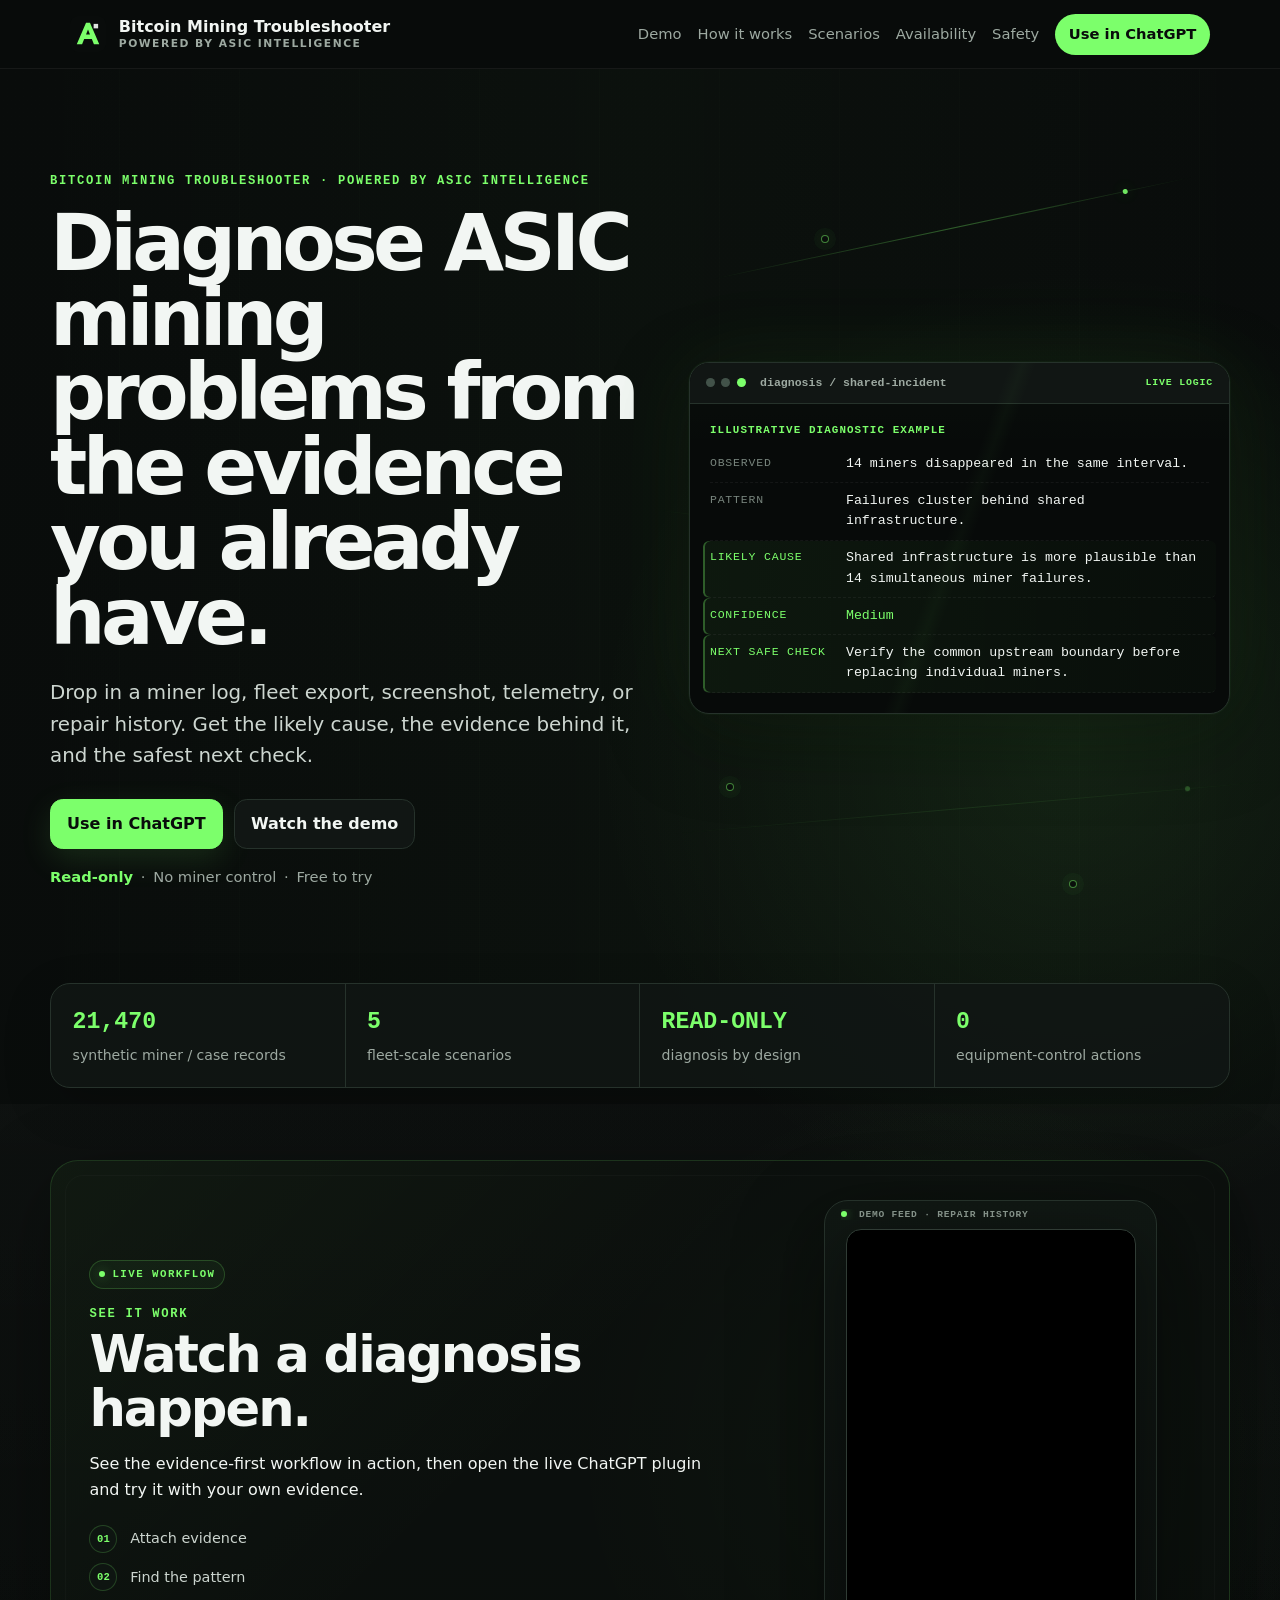
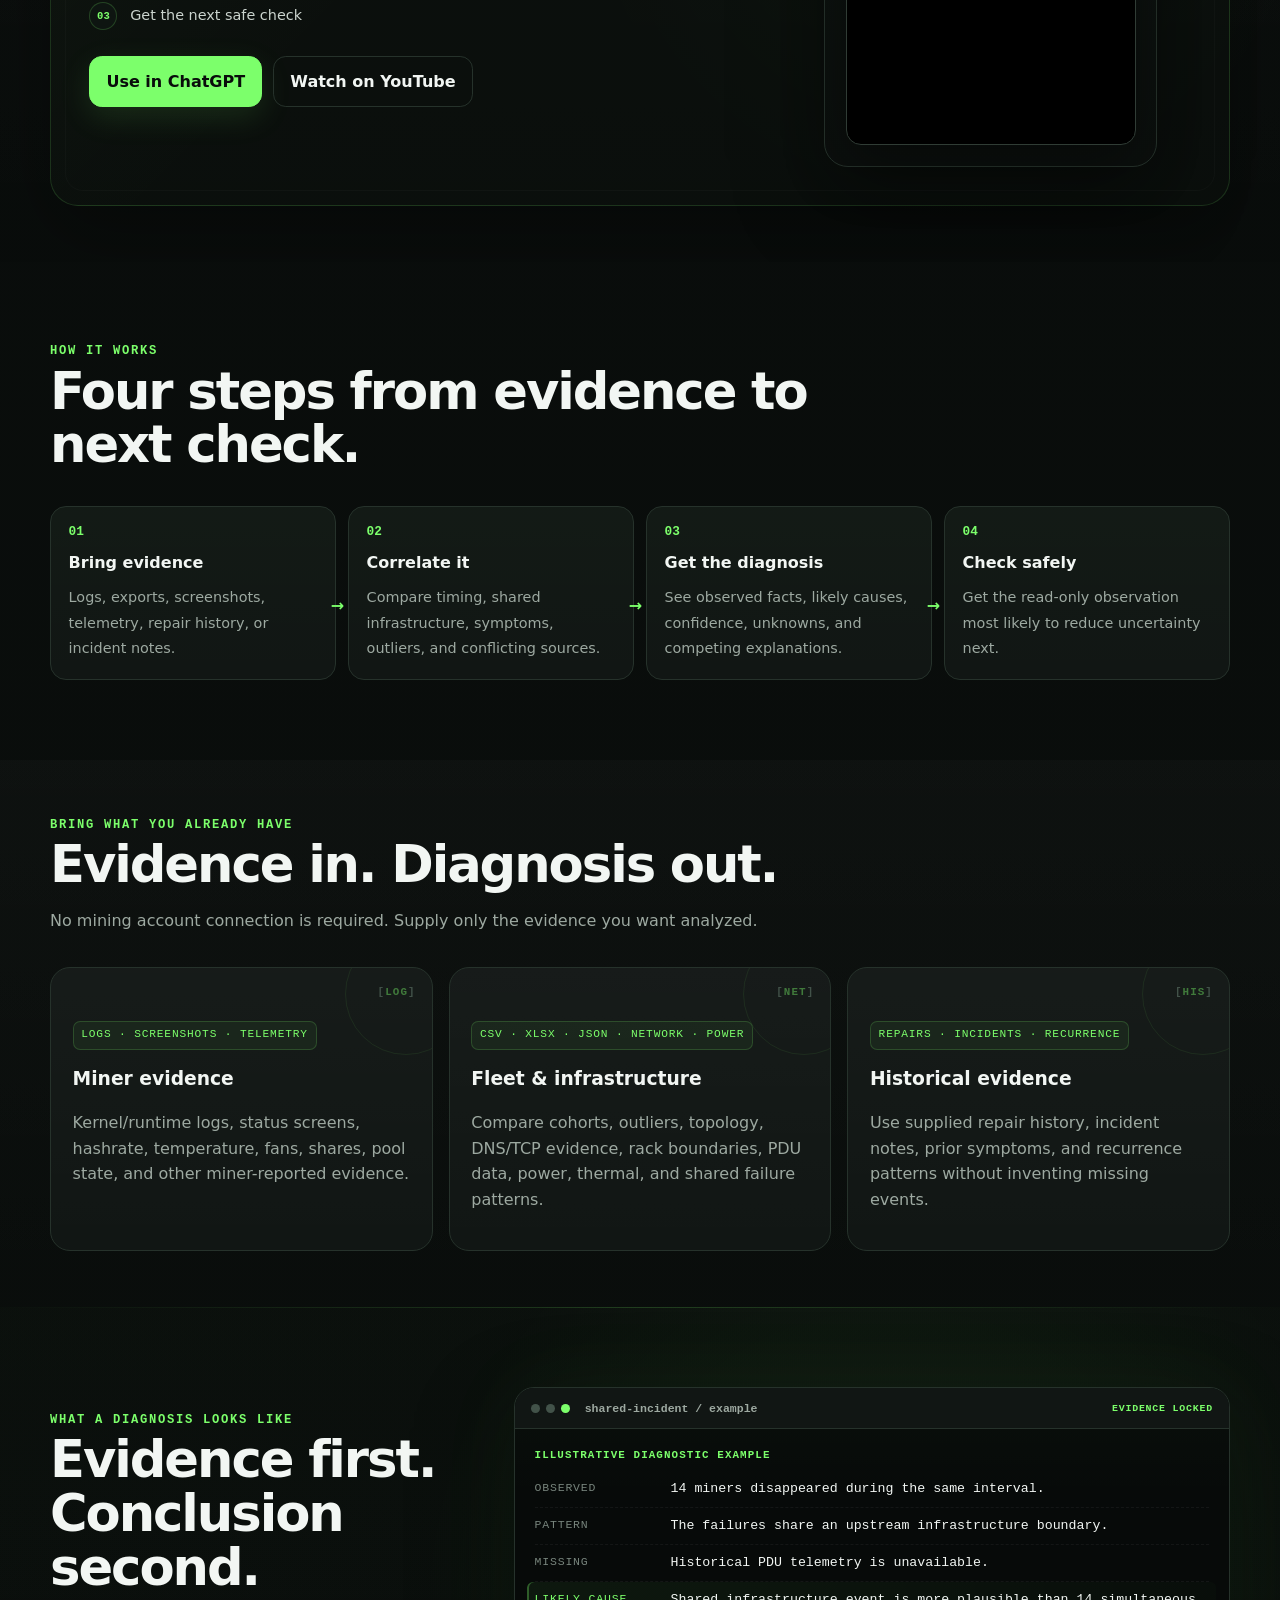
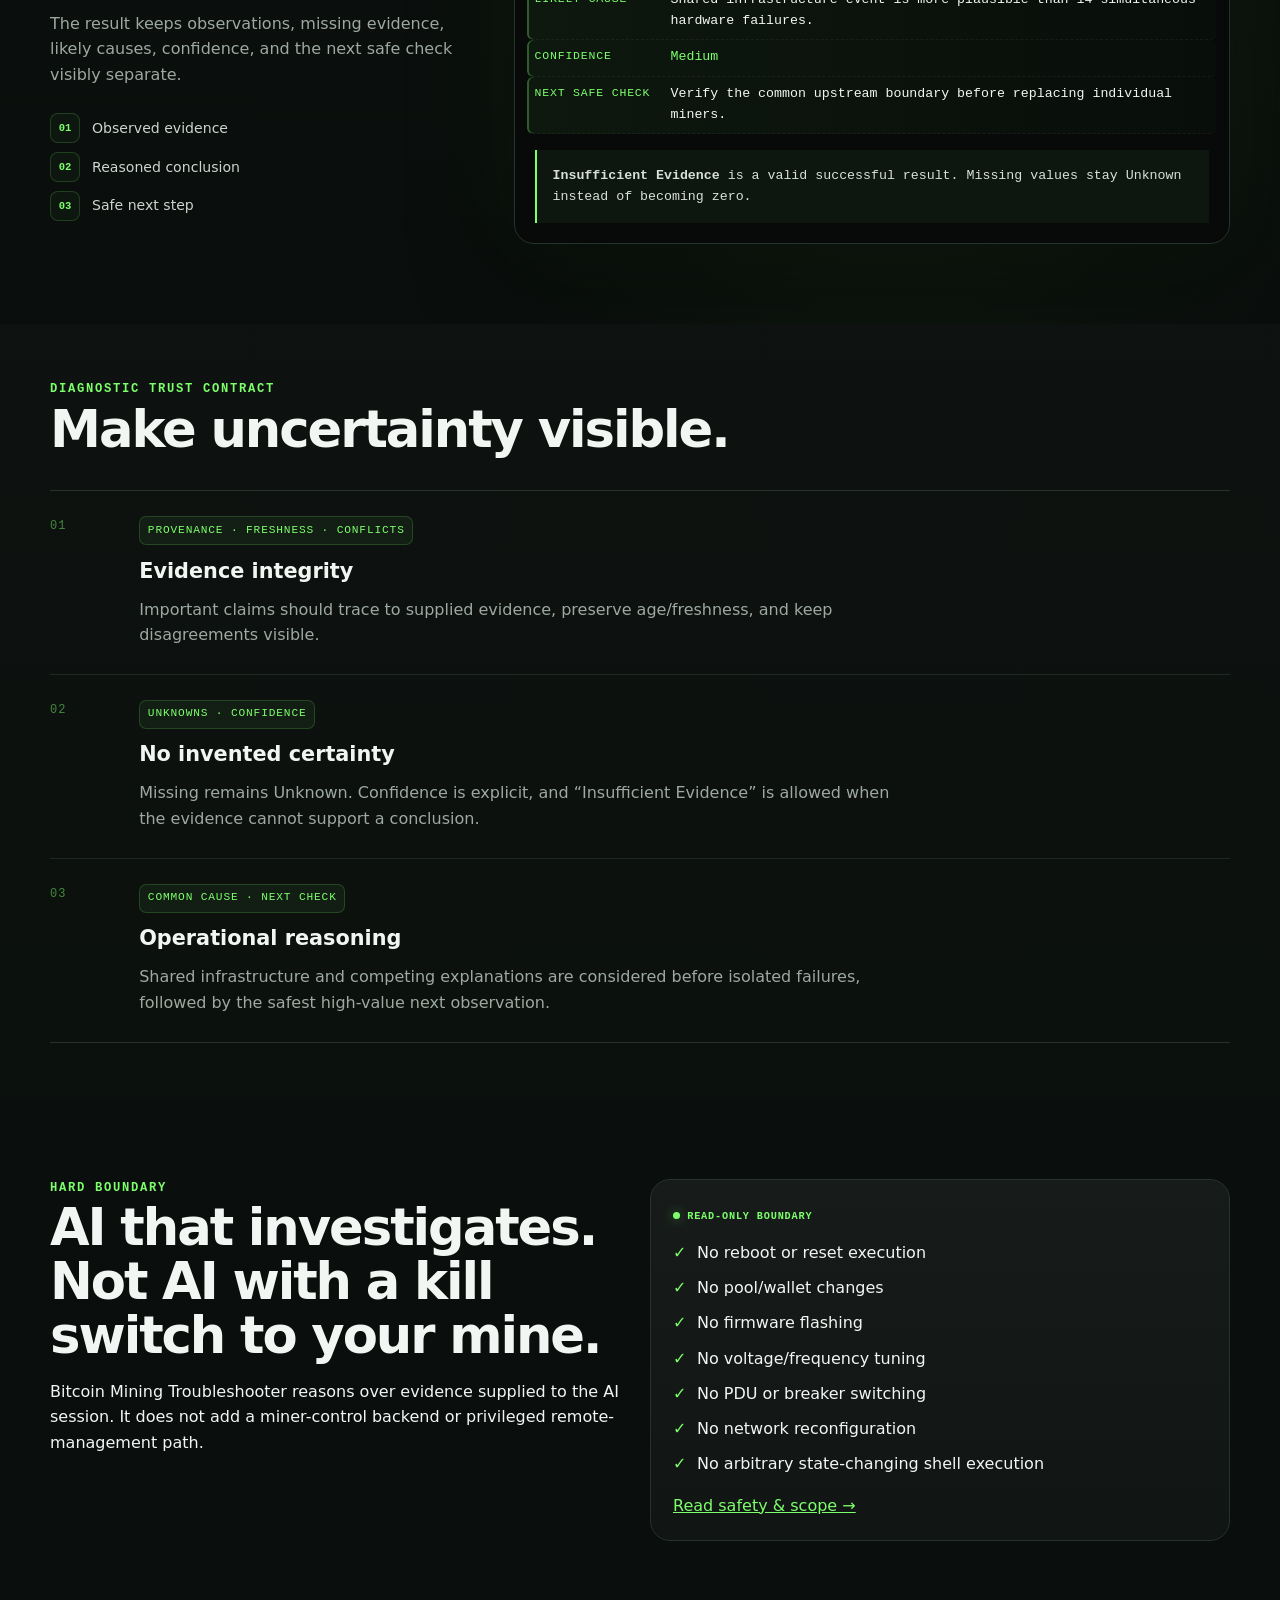
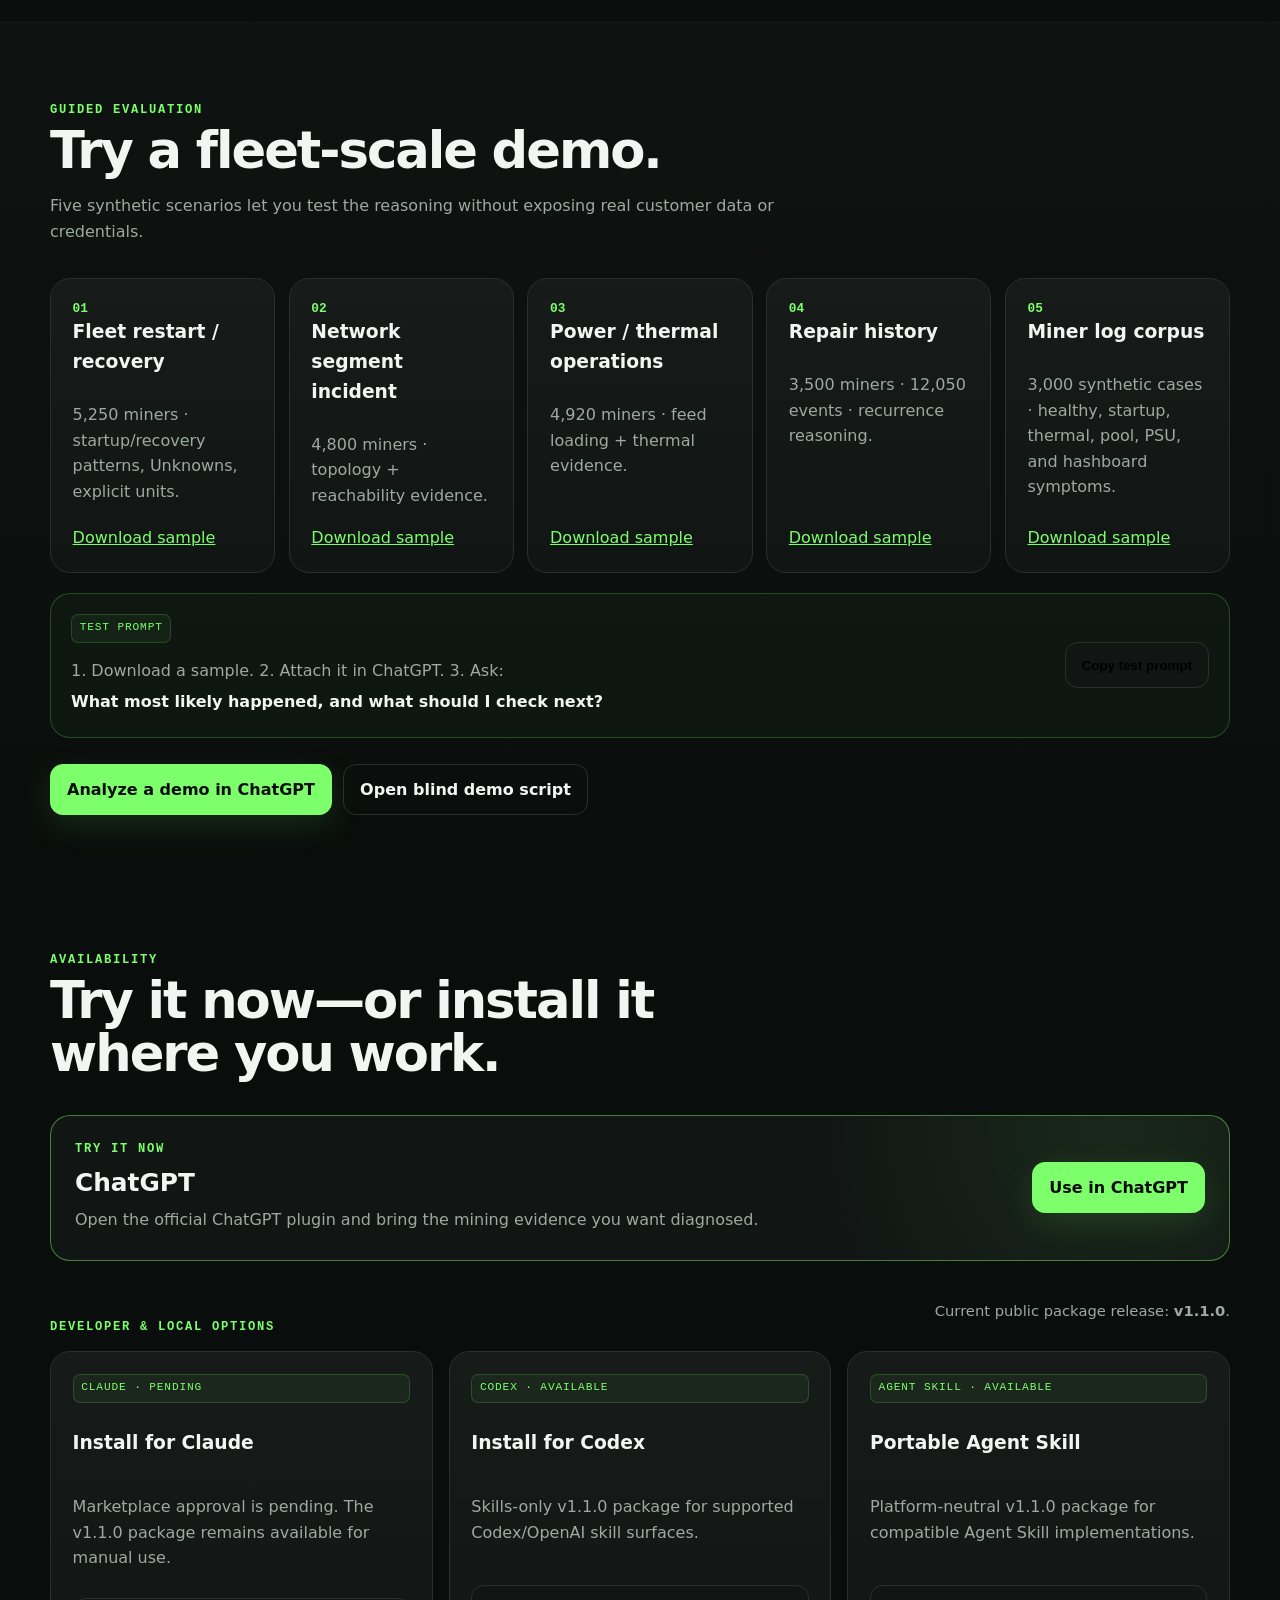
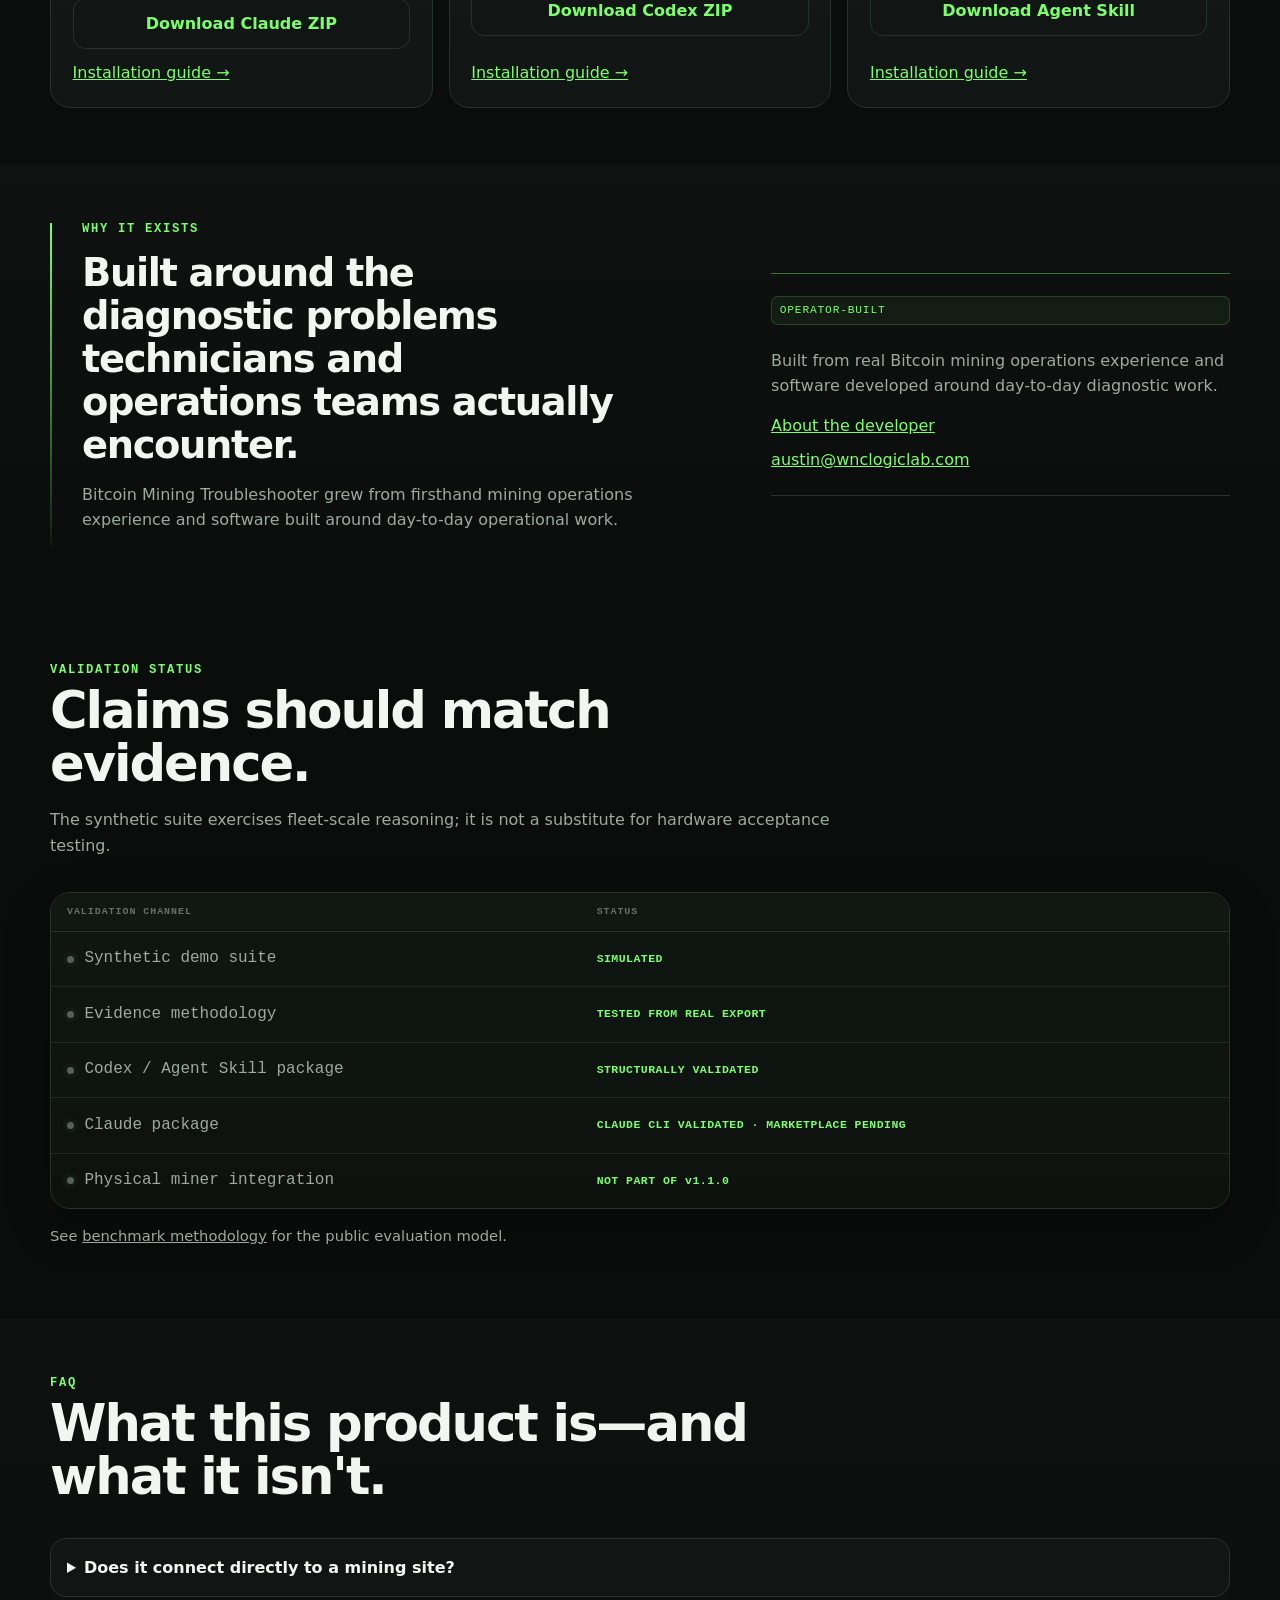
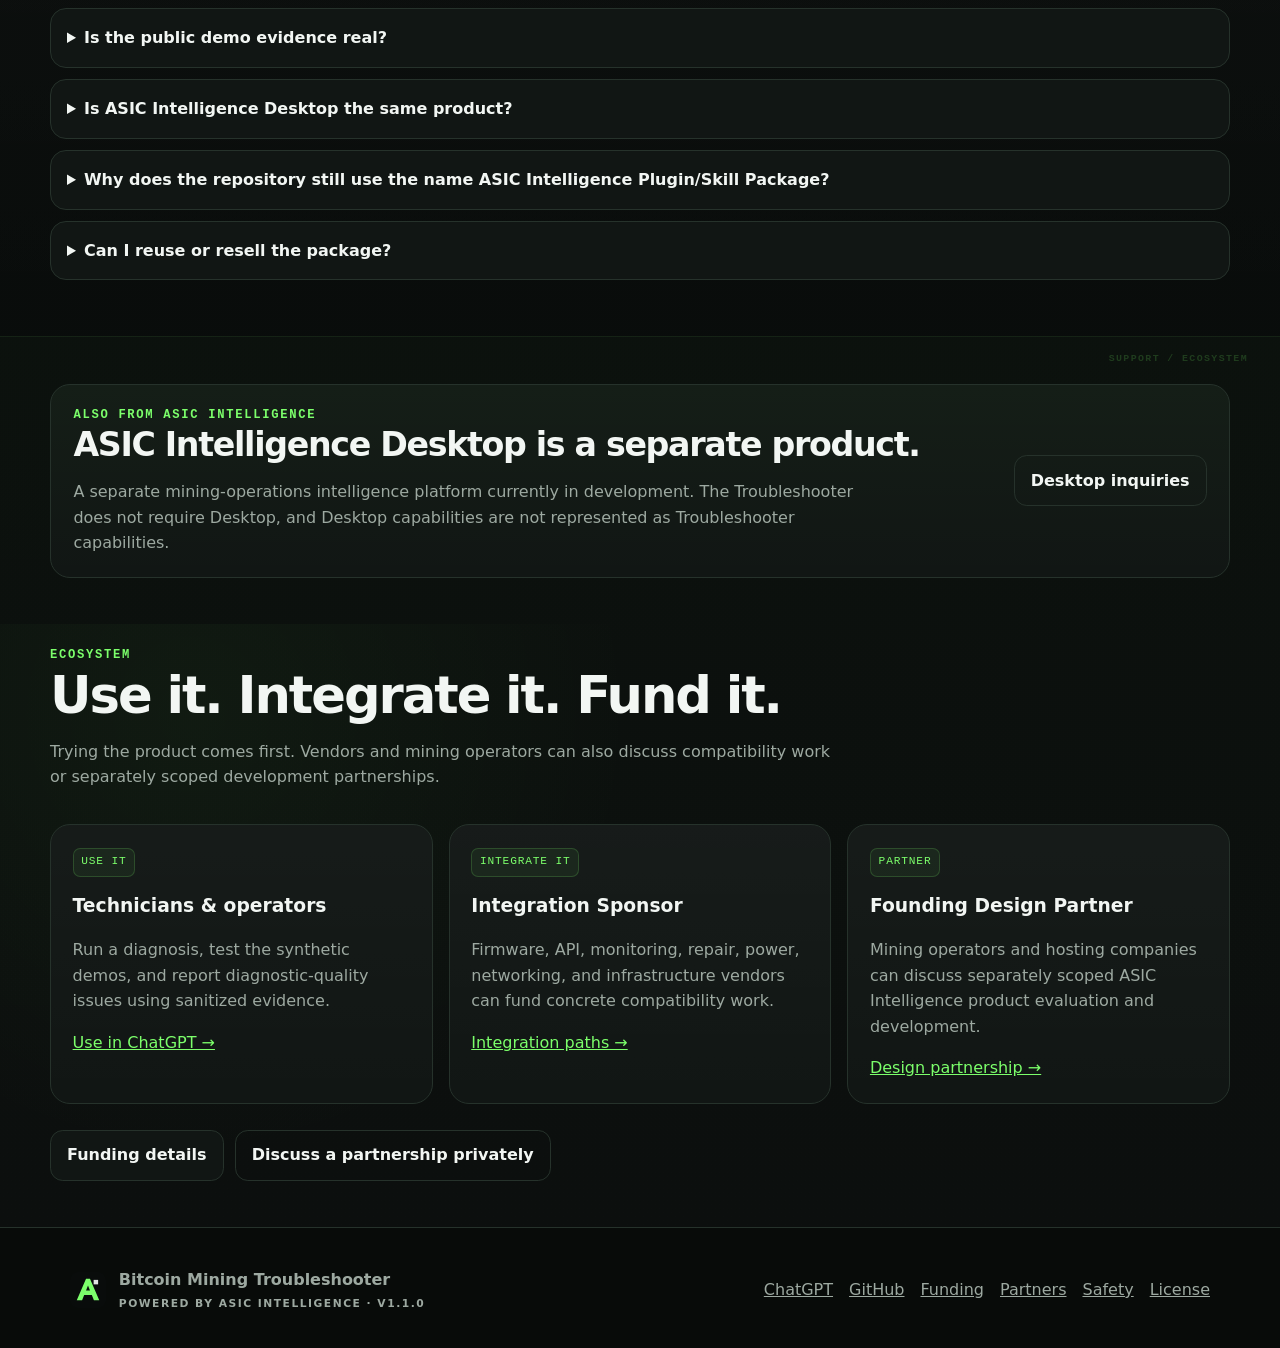
<file: docs/index.html>
<!doctype html>
<html lang="en">
<head>
  <meta charset="utf-8">
  <meta name="viewport" content="width=device-width, initial-scale=1">
  <meta name="description" content="Diagnose Bitcoin ASIC miner problems from logs, fleet exports, screenshots, telemetry, network evidence, and repair history with evidence-backed, read-only AI troubleshooting.">
  <meta name="theme-color" content="#090C0B">
  <link rel="canonical" href="https://kurtuscobain.github.io/ASIC-Intelligence-Plugin-Skill-Package/">
  <meta property="og:title" content="Bitcoin Mining Troubleshooter | AI ASIC Diagnostics">
  <meta property="og:description" content="Evidence-backed ASIC diagnostics from the mining evidence you already have. Read-only, uncertainty-aware, and available in ChatGPT.">
  <meta property="og:type" content="website">
  <meta property="og:url" content="https://kurtuscobain.github.io/ASIC-Intelligence-Plugin-Skill-Package/">
  <meta property="og:image" content="https://kurtuscobain.github.io/ASIC-Intelligence-Plugin-Skill-Package/assets/social-card.png">
  <meta name="twitter:card" content="summary_large_image">
  <title>Bitcoin Mining Troubleshooter | AI ASIC Diagnostics</title>
  <link rel="icon" href="assets/icon.svg" type="image/svg+xml"><link rel="alternate icon" href="favicon.ico">
  <link rel="stylesheet" href="styles.css">
  <script type="application/ld+json">
  {
    "@context": "https://schema.org",
    "@graph": [
      {"@type":"SoftwareApplication","name":"Bitcoin Mining Troubleshooter","description":"Evidence-backed, read-only Bitcoin ASIC troubleshooting from user-provided logs, fleet exports, screenshots, telemetry, network evidence, and repair history.","applicationCategory":"BusinessApplication","operatingSystem":"ChatGPT, Codex, Claude Code, compatible Agent Skill systems","softwareVersion":"1.1.0","url":"https://kurtuscobain.github.io/ASIC-Intelligence-Plugin-Skill-Package/","author":{"@type":"Organization","name":"ASIC Intelligence"},"offers":{"@type":"Offer","price":"0","priceCurrency":"USD"},"sameAs":["https://github.com/KurtusCobain/ASIC-Intelligence-Plugin-Skill-Package","https://chatgpt.com/plugins/plugins_6a90d9a9a63c81919cf452b0c4dcb665"]},
      {"@type":"SoftwareSourceCode","name":"Bitcoin Mining Troubleshooter source package","codeRepository":"https://github.com/KurtusCobain/ASIC-Intelligence-Plugin-Skill-Package","programmingLanguage":"Agent Skill / prompt package","license":"https://polyformproject.org/licenses/shield/1.0.0/"},
      {"@type":"VideoObject","name":"Bitcoin Mining Troubleshooter demo","description":"Short demonstration of Bitcoin Mining Troubleshooter in use.","thumbnailUrl":"https://i.ytimg.com/vi/905z066Pj1M/hqdefault.jpg","embedUrl":"https://www.youtube-nocookie.com/embed/905z066Pj1M","contentUrl":"https://youtube.com/shorts/905z066Pj1M"},
      {"@type":"FAQPage","mainEntity":[{"@type":"Question","name":"Does it connect directly to a mining site?","acceptedAnswer":{"@type":"Answer","text":"No. The current public release reasons over evidence supplied to the AI session and ships no hosted collection or mining-control backend."}},{"@type":"Question","name":"Is the public demo evidence real?","acceptedAnswer":{"@type":"Answer","text":"No. The five public release scenarios are synthetic and are intended for evaluation and testing."}},{"@type":"Question","name":"Is ASIC Intelligence Desktop the same product?","acceptedAnswer":{"@type":"Answer","text":"No. Bitcoin Mining Troubleshooter is a standalone diagnostic product. ASIC Intelligence Desktop is a separate product in development."}}]}
    ]
  }
  </script>
  <script defer src="app.js"></script>
</head>
<body>
<a class="skip-link" href="#main">Skip to content</a>
<header class="site-header"><div class="header-inner">
  <a class="brand" href="#top" aria-label="Bitcoin Mining Troubleshooter home"><img src="assets/icon.svg" alt=""><span>Bitcoin Mining Troubleshooter<small>Powered by ASIC Intelligence</small></span></a>
  <button class="menu-button" aria-expanded="false" aria-controls="site-nav">Menu</button>
  <nav class="nav" id="site-nav" aria-label="Primary navigation"><a href="#demo">Demo</a><a href="#how">How it works</a><a href="#demos">Scenarios</a><a href="#availability">Availability</a><a href="#safety">Safety</a><a class="nav-cta" href="https://chatgpt.com/plugins/plugins_6a90d9a9a63c81919cf452b0c4dcb665" data-track="chatgpt_plugin_click" data-placement="nav">Use in ChatGPT</a></nav>
</div></header>
<main id="main">
  <section class="hero" id="top">
    <div class="hero-atmosphere" aria-hidden="true">
      <span class="topology-line line-a"></span><span class="topology-line line-b"></span><span class="topology-line line-c"></span>
      <span class="signal-node node-a"></span><span class="signal-node node-b"></span><span class="signal-node node-c"></span><span class="signal-node node-d"></span>
    </div>
    <div class="hero-grid"><div class="hero-copy">
      <div class="eyebrow">Bitcoin Mining Troubleshooter · Powered by ASIC Intelligence</div>
      <h1>Diagnose ASIC mining problems from the evidence you already have.</h1>
      <p class="lead">Drop in a miner log, fleet export, screenshot, telemetry, or repair history. Get the likely cause, the evidence behind it, and the safest next check.</p>
      <div class="hero-actions"><a class="button primary" href="https://chatgpt.com/plugins/plugins_6a90d9a9a63c81919cf452b0c4dcb665" data-track="chatgpt_plugin_click" data-placement="hero">Use in ChatGPT</a><a class="button secondary" href="#demo" data-track="youtube_demo_click" data-placement="hero">Watch the demo</a></div>
      <p class="hero-note trust-line"><strong>Read-only</strong><span>·</span>No miner control<span>·</span>Free to try</p>
    </div><div class="terminal hero-terminal" aria-label="Illustrative diagnostic example"><div class="terminal-bar"><span></span><span></span><span></span><b>diagnosis / shared-incident</b><em>LIVE LOGIC</em></div><div class="terminal-body"><div class="terminal-caption">Illustrative diagnostic example</div>
      <div class="line"><span class="label">OBSERVED</span><span>14 miners disappeared in the same interval.</span></div>
      <div class="line"><span class="label">PATTERN</span><span>Failures cluster behind shared infrastructure.</span></div>
      <div class="line result-key"><span class="label">LIKELY CAUSE</span><span>Shared infrastructure is more plausible than 14 simultaneous miner failures.</span></div>
      <div class="line result-key"><span class="label">CONFIDENCE</span><span class="green">Medium</span></div>
      <div class="line result-key"><span class="label">NEXT SAFE CHECK</span><span>Verify the common upstream boundary before replacing individual miners.</span></div>
    </div></div></div>
  </section>

  <section class="stats"><div><strong>21,470</strong><span>synthetic miner / case records</span></div><div><strong>5</strong><span>fleet-scale scenarios</span></div><div><strong>READ-ONLY</strong><span>diagnosis by design</span></div><div><strong>0</strong><span>equipment-control actions</span></div></section>

  <section class="section alt compact-section demo-section" id="demo"><div class="container demo-stage"><div class="demo-stage-copy"><span class="stage-kicker">LIVE WORKFLOW</span><div class="eyebrow">See it work</div><h2>Watch a diagnosis happen.</h2><p>See the evidence-first workflow in action, then open the live ChatGPT plugin and try it with your own evidence.</p><div class="workflow-trace" aria-label="Demo workflow"><span><b>01</b>Attach evidence</span><span><b>02</b>Find the pattern</span><span><b>03</b>Get the next safe check</span></div><div class="button-row"><a class="button primary" href="https://chatgpt.com/plugins/plugins_6a90d9a9a63c81919cf452b0c4dcb665" data-track="chatgpt_plugin_click" data-placement="video">Use in ChatGPT</a><a class="button ghost" href="https://youtube.com/shorts/905z066Pj1M?si=rXnNoSENwMMUHKf1" data-track="youtube_demo_click" data-placement="video">Watch on YouTube</a></div></div><div class="video-frame"><div class="video-status"><span></span> DEMO FEED · REPAIR HISTORY</div><div class="video-shell"><iframe src="https://www.youtube-nocookie.com/embed/905z066Pj1M" title="Bitcoin Mining Troubleshooter demo" loading="lazy" allow="accelerometer; autoplay; clipboard-write; encrypted-media; gyroscope; picture-in-picture; web-share" allowfullscreen></iframe></div></div></div></section>

  <section class="section" id="how"><div class="container"><div class="section-heading"><div class="eyebrow">How it works</div><h2>Four steps from evidence to next check.</h2></div><div class="flow diagnostic-flow"><div><b>01</b><h3>Bring evidence</h3><span>Logs, exports, screenshots, telemetry, repair history, or incident notes.</span></div><div><b>02</b><h3>Correlate it</h3><span>Compare timing, shared infrastructure, symptoms, outliers, and conflicting sources.</span></div><div><b>03</b><h3>Get the diagnosis</h3><span>See observed facts, likely causes, confidence, unknowns, and competing explanations.</span></div><div><b>04</b><h3>Check safely</h3><span>Get the read-only observation most likely to reduce uncertainty next.</span></div></div></div></section>

  <section class="section alt compact-section" id="evidence"><div class="container"><div class="section-heading"><div class="eyebrow">Bring what you already have</div><h2>Evidence in. Diagnosis out.</h2><p>No mining account connection is required. Supply only the evidence you want analyzed.</p></div><div class="grid-3 evidence-grid">
    <article class="card evidence-card"><span class="evidence-glyph" aria-hidden="true">LOG</span><span class="tag">LOGS · SCREENSHOTS · TELEMETRY</span><h3>Miner evidence</h3><p>Kernel/runtime logs, status screens, hashrate, temperature, fans, shares, pool state, and other miner-reported evidence.</p></article>
    <article class="card evidence-card"><span class="evidence-glyph" aria-hidden="true">NET</span><span class="tag">CSV · XLSX · JSON · NETWORK · POWER</span><h3>Fleet &amp; infrastructure</h3><p>Compare cohorts, outliers, topology, DNS/TCP evidence, rack boundaries, PDU data, power, thermal, and shared failure patterns.</p></article>
    <article class="card evidence-card"><span class="evidence-glyph" aria-hidden="true">HIS</span><span class="tag">REPAIRS · INCIDENTS · RECURRENCE</span><h3>Historical evidence</h3><p>Use supplied repair history, incident notes, prior symptoms, and recurrence patterns without inventing missing events.</p></article>
  </div></div></section>

  <section class="section signature-section" id="diagnosis"><div class="container signature-diagnostic"><div class="signature-copy"><div class="eyebrow">What a diagnosis looks like</div><h2>Evidence first.<br>Conclusion second.</h2><p>The result keeps observations, missing evidence, likely causes, confidence, and the next safe check visibly separate.</p><div class="diagnostic-cues"><span><i>01</i>Observed evidence</span><span><i>02</i>Reasoned conclusion</span><span><i>03</i>Safe next step</span></div></div><div class="terminal result-terminal"><div class="terminal-bar"><span></span><span></span><span></span><b>shared-incident / example</b><em>EVIDENCE LOCKED</em></div><div class="terminal-body"><div class="terminal-caption">Illustrative diagnostic example</div>
    <div class="line"><span class="label">OBSERVED</span><span>14 miners disappeared during the same interval.</span></div>
    <div class="line"><span class="label">PATTERN</span><span>The failures share an upstream infrastructure boundary.</span></div>
    <div class="line"><span class="label">MISSING</span><span>Historical PDU telemetry is unavailable.</span></div>
    <div class="line result-key"><span class="label">LIKELY CAUSE</span><span>Shared infrastructure event is more plausible than 14 simultaneous hardware failures.</span></div>
    <div class="line result-key"><span class="label">CONFIDENCE</span><span class="green">Medium</span></div>
    <div class="line result-key"><span class="label">NEXT SAFE CHECK</span><span>Verify the common upstream boundary before replacing individual miners.</span></div>
    <div class="callout"><strong>Insufficient Evidence</strong> is a valid successful result. Missing values stay Unknown instead of becoming zero.</div>
  </div></div></div></section>

  <section class="section alt compact-section trust-section" id="trust"><div class="container"><div class="section-heading"><div class="eyebrow">Diagnostic trust contract</div><h2>Make uncertainty visible.</h2></div><div class="trust-principles">
    <div class="trust-principle"><span class="principle-index">01</span><div><span class="tag">PROVENANCE · FRESHNESS · CONFLICTS</span><h3>Evidence integrity</h3><p>Important claims should trace to supplied evidence, preserve age/freshness, and keep disagreements visible.</p></div></div>
    <div class="trust-principle"><span class="principle-index">02</span><div><span class="tag">UNKNOWNS · CONFIDENCE</span><h3>No invented certainty</h3><p>Missing remains Unknown. Confidence is explicit, and “Insufficient Evidence” is allowed when the evidence cannot support a conclusion.</p></div></div>
    <div class="trust-principle"><span class="principle-index">03</span><div><span class="tag">COMMON CAUSE · NEXT CHECK</span><h3>Operational reasoning</h3><p>Shared infrastructure and competing explanations are considered before isolated failures, followed by the safest high-value next observation.</p></div></div>
  </div></div></section>

  <section class="section" id="safety"><div class="container split"><div><div class="eyebrow">Hard boundary</div><h2>AI that investigates. Not AI with a kill switch to your mine.</h2><p>Bitcoin Mining Troubleshooter reasons over evidence supplied to the AI session. It does not add a miner-control backend or privileged remote-management path.</p></div><div class="card safety-panel"><div class="safety-beacon" aria-hidden="true"><span></span>READ-ONLY BOUNDARY</div><ul class="checks"><li>No reboot or reset execution</li><li>No pool/wallet changes</li><li>No firmware flashing</li><li>No voltage/frequency tuning</li><li>No PDU or breaker switching</li><li>No network reconfiguration</li><li>No arbitrary state-changing shell execution</li></ul><a href="safety.html">Read safety &amp; scope →</a></div></div></section>

  <section class="section alt" id="demos"><div class="container"><div class="section-heading"><div class="eyebrow">Guided evaluation</div><h2>Try a fleet-scale demo.</h2><p>Five synthetic scenarios let you test the reasoning without exposing real customer data or credentials.</p></div><div class="demo-grid">
    <article class="card demo"><b>01</b><h3>Fleet restart / recovery</h3><p>5,250 miners · startup/recovery patterns, Unknowns, explicit units.</p><a href="https://github.com/KurtusCobain/ASIC-Intelligence-Plugin-Skill-Package/raw/main/demos/01-fleet-restart-recovery.csv" data-track="demo_file_open" data-demo="fleet-restart">Download sample</a></article>
    <article class="card demo"><b>02</b><h3>Network segment incident</h3><p>4,800 miners · topology + reachability evidence.</p><a href="https://github.com/KurtusCobain/ASIC-Intelligence-Plugin-Skill-Package/raw/main/demos/02-network-segment-incident.xlsx" data-track="demo_file_open" data-demo="network-incident">Download sample</a></article>
    <article class="card demo"><b>03</b><h3>Power / thermal operations</h3><p>4,920 miners · feed loading + thermal evidence.</p><a href="https://github.com/KurtusCobain/ASIC-Intelligence-Plugin-Skill-Package/raw/main/demos/03-power-thermal-operations.xlsx" data-track="demo_file_open" data-demo="power-thermal">Download sample</a></article>
    <article class="card demo"><b>04</b><h3>Repair history</h3><p>3,500 miners · 12,050 events · recurrence reasoning.</p><a href="https://github.com/KurtusCobain/ASIC-Intelligence-Plugin-Skill-Package/raw/main/demos/04-repair-history.jsonl" data-track="demo_file_open" data-demo="repair-history">Download sample</a></article>
    <article class="card demo"><b>05</b><h3>Miner log corpus</h3><p>3,000 synthetic cases · healthy, startup, thermal, pool, PSU, and hashboard symptoms.</p><a href="https://github.com/KurtusCobain/ASIC-Intelligence-Plugin-Skill-Package/raw/main/demos/05-miner-log-corpus.ndjson" data-track="demo_file_open" data-demo="miner-logs">Download sample</a></article>
  </div><div class="guided-trial"><div><span class="tag">TEST PROMPT</span><p>1. Download a sample. 2. Attach it in ChatGPT. 3. Ask:</p><blockquote>What most likely happened, and what should I check next?</blockquote></div><button class="button secondary copy-prompt" type="button" data-track="demo_prompt_copy" data-prompt="What most likely happened, and what should I check next?">Copy test prompt</button></div><div class="button-row"><a class="button primary" href="https://chatgpt.com/plugins/plugins_6a90d9a9a63c81919cf452b0c4dcb665" data-track="chatgpt_plugin_click" data-placement="demos">Analyze a demo in ChatGPT</a><a class="button ghost" href="https://github.com/KurtusCobain/ASIC-Intelligence-Plugin-Skill-Package/raw/main/demos/DEMO-SCRIPT.md" data-track="demo_file_open" data-demo="demo-script">Open blind demo script</a></div></div></section>

  <section class="section compact-section" id="availability"><div class="container"><div class="section-heading"><div class="eyebrow">Availability</div><h2>Try it now—or install it where you work.</h2></div><div class="availability-primary"><div><div class="eyebrow">Try it now</div><h3>ChatGPT</h3><p>Open the official ChatGPT plugin and bring the mining evidence you want diagnosed.</p></div><a class="button primary" href="https://chatgpt.com/plugins/plugins_6a90d9a9a63c81919cf452b0c4dcb665" data-track="chatgpt_plugin_click" data-placement="availability">Use in ChatGPT</a></div><div class="developer-options"><div class="developer-options-heading"><div class="eyebrow">Developer &amp; local options</div><p class="muted">Current public package release: <strong>v1.1.0</strong>.</p></div><div class="grid-3">
    <article class="card install"><span class="tag">CLAUDE · PENDING</span><h3>Install for Claude</h3><p>Marketplace approval is pending. The v1.1.0 package remains available for manual use.</p><a class="button secondary" href="https://github.com/KurtusCobain/ASIC-Intelligence-Plugin-Skill-Package/releases/download/v1.1.0/bitcoin-mining-troubleshooter-claude-v1.1.0.zip" data-track="package_download" data-package="claude" data-version="1.1.0">Download Claude ZIP</a><a href="install-claude.html">Installation guide →</a></article>
    <article class="card install"><span class="tag">CODEX · AVAILABLE</span><h3>Install for Codex</h3><p>Skills-only v1.1.0 package for supported Codex/OpenAI skill surfaces.</p><a class="button secondary" href="https://github.com/KurtusCobain/ASIC-Intelligence-Plugin-Skill-Package/releases/download/v1.1.0/bitcoin-mining-troubleshooter-codex-v1.1.0.zip" data-track="package_download" data-package="codex" data-version="1.1.0">Download Codex ZIP</a><a href="install-codex.html">Installation guide →</a></article>
    <article class="card install"><span class="tag">AGENT SKILL · AVAILABLE</span><h3>Portable Agent Skill</h3><p>Platform-neutral v1.1.0 package for compatible Agent Skill implementations.</p><a class="button secondary" href="https://github.com/KurtusCobain/ASIC-Intelligence-Plugin-Skill-Package/releases/download/v1.1.0/bitcoin-mining-troubleshooter-agent-skill-v1.1.0.zip" data-track="package_download" data-package="agent-skill" data-version="1.1.0">Download Agent Skill</a><a href="install-agent-skill.html">Installation guide →</a></article>
  </div></div></div></section>

  <section class="section alt compact-section" id="founder"><div class="container operator-story"><div class="operator-quote"><div class="eyebrow">Why it exists</div><blockquote>Built around the diagnostic problems technicians and operations teams actually encounter.</blockquote><p>Bitcoin Mining Troubleshooter grew from firsthand mining operations experience and software built around day-to-day operational work.</p></div><div class="operator-profile"><span class="tag">OPERATOR-BUILT</span><p>Built from real Bitcoin mining operations experience and software developed around day-to-day diagnostic work.</p><a href="https://www.linkedin.com/in/austinbercaw" data-track="founder_profile_click" data-placement="founder">About the developer</a><a href="mailto:austin@wnclogiclab.com">austin@wnclogiclab.com</a></div></div></section>

  <section class="section compact-section" id="validation"><div class="container"><div class="section-heading"><div class="eyebrow">Validation status</div><h2>Claims should match evidence.</h2><p>The synthetic suite exercises fleet-scale reasoning; it is not a substitute for hardware acceptance testing.</p></div><div class="status-board"><div class="status-board-header"><span>VALIDATION CHANNEL</span><span>STATUS</span></div><div class="status-row"><span><i></i>Synthetic demo suite</span><b>SIMULATED</b></div><div class="status-row"><span><i></i>Evidence methodology</span><b>TESTED FROM REAL EXPORT</b></div><div class="status-row"><span><i></i>Codex / Agent Skill package</span><b>STRUCTURALLY VALIDATED</b></div><div class="status-row"><span><i></i>Claude package</span><b>CLAUDE CLI VALIDATED · MARKETPLACE PENDING</b></div><div class="status-row"><span><i></i>Physical miner integration</span><b>NOT PART OF v1.1.0</b></div></div><p class="muted">See <a href="benchmarks.html">benchmark methodology</a> for the public evaluation model.</p></div></section>

  <section class="section alt compact-section" id="faq"><div class="container"><div class="section-heading"><div class="eyebrow">FAQ</div><h2>What this product is—and what it isn't.</h2></div><div class="faq"><details><summary>Does it connect directly to a mining site?</summary><p>No. v1.1.0 reasons over evidence supplied to the AI session and ships no hosted collection or mining-control backend.</p></details><details><summary>Is the public demo evidence real?</summary><p>No. The five release scenarios are synthetic. Private real-world validation material is not published here.</p></details><details><summary>Is ASIC Intelligence Desktop the same product?</summary><p>No. Bitcoin Mining Troubleshooter is standalone. ASIC Intelligence Desktop is a separate product in development.</p></details><details><summary>Why does the repository still use the name ASIC Intelligence Plugin/Skill Package?</summary><p>That is the existing public repository/package name. The user-facing product is Bitcoin Mining Troubleshooter, powered by ASIC Intelligence.</p></details><details><summary>Can I reuse or resell the package?</summary><p>The public package is source-available under the PolyForm Shield License 1.0.0. Use, modification, and redistribution are subject to that license. See the <a href="https://github.com/KurtusCobain/ASIC-Intelligence-Plugin-Skill-Package/blob/main/LICENSE">license terms</a> or contact <a href="mailto:austin@wnclogiclab.com">austin@wnclogiclab.com</a>.</p></details></div></div></section>

  <div class="support-zone">
    <section class="section compact-section" id="desktop"><div class="container"><div class="desktop-note compact-desktop"><div><div class="eyebrow">Also from ASIC Intelligence</div><h2>ASIC Intelligence Desktop is a separate product.</h2><p>A separate mining-operations intelligence platform currently in development. The Troubleshooter does not require Desktop, and Desktop capabilities are not represented as Troubleshooter capabilities.</p></div><a class="button ghost" href="mailto:austin@wnclogiclab.com?subject=ASIC%20Intelligence%20Desktop" data-track="desktop_interest_click" data-placement="desktop">Desktop inquiries</a></div></div></section>

    <section class="section funding compact-section" id="funding"><div class="container"><div class="section-heading"><div class="eyebrow">Ecosystem</div><h2>Use it. Integrate it. Fund it.</h2><p>Trying the product comes first. Vendors and mining operators can also discuss compatibility work or separately scoped development partnerships.</p></div><div class="grid-3"><article class="card"><span class="tag">USE IT</span><h3>Technicians &amp; operators</h3><p>Run a diagnosis, test the synthetic demos, and report diagnostic-quality issues using sanitized evidence.</p><a href="https://chatgpt.com/plugins/plugins_6a90d9a9a63c81919cf452b0c4dcb665" data-track="chatgpt_plugin_click" data-placement="ecosystem">Use in ChatGPT →</a></article><article class="card"><span class="tag">INTEGRATE IT</span><h3>Integration Sponsor</h3><p>Firmware, API, monitoring, repair, power, networking, and infrastructure vendors can fund concrete compatibility work.</p><a href="partners.html" data-track="partner_contact_click" data-placement="integration">Integration paths →</a></article><article class="card"><span class="tag">PARTNER</span><h3>Founding Design Partner</h3><p>Mining operators and hosting companies can discuss separately scoped ASIC Intelligence product evaluation and development.</p><a href="partners.html" data-track="partner_contact_click" data-placement="design-partner">Design partnership →</a></article></div><div class="button-row"><a class="button secondary" href="funding.html">Funding details</a><a class="button ghost" href="mailto:austin@wnclogiclab.com?subject=ASIC%20Intelligence%20Partnership" data-track="partner_contact_click" data-placement="email">Discuss a partnership privately</a></div></div></section>
  </div>
</main>
<footer><div class="footer-inner"><div><img src="assets/icon.svg" alt=""><span><strong>Bitcoin Mining Troubleshooter</strong><small>Powered by ASIC Intelligence · v1.1.0</small></span></div><nav><a href="https://chatgpt.com/plugins/plugins_6a90d9a9a63c81919cf452b0c4dcb665" data-track="chatgpt_plugin_click" data-placement="footer">ChatGPT</a><a href="https://github.com/KurtusCobain/ASIC-Intelligence-Plugin-Skill-Package" data-track="github_repo_click" data-placement="footer">GitHub</a><a href="funding.html">Funding</a><a href="partners.html">Partners</a><a href="safety.html">Safety</a><a href="https://github.com/KurtusCobain/ASIC-Intelligence-Plugin-Skill-Package/blob/main/LICENSE">License</a></nav></div></footer>
</body>
</html>
</file>
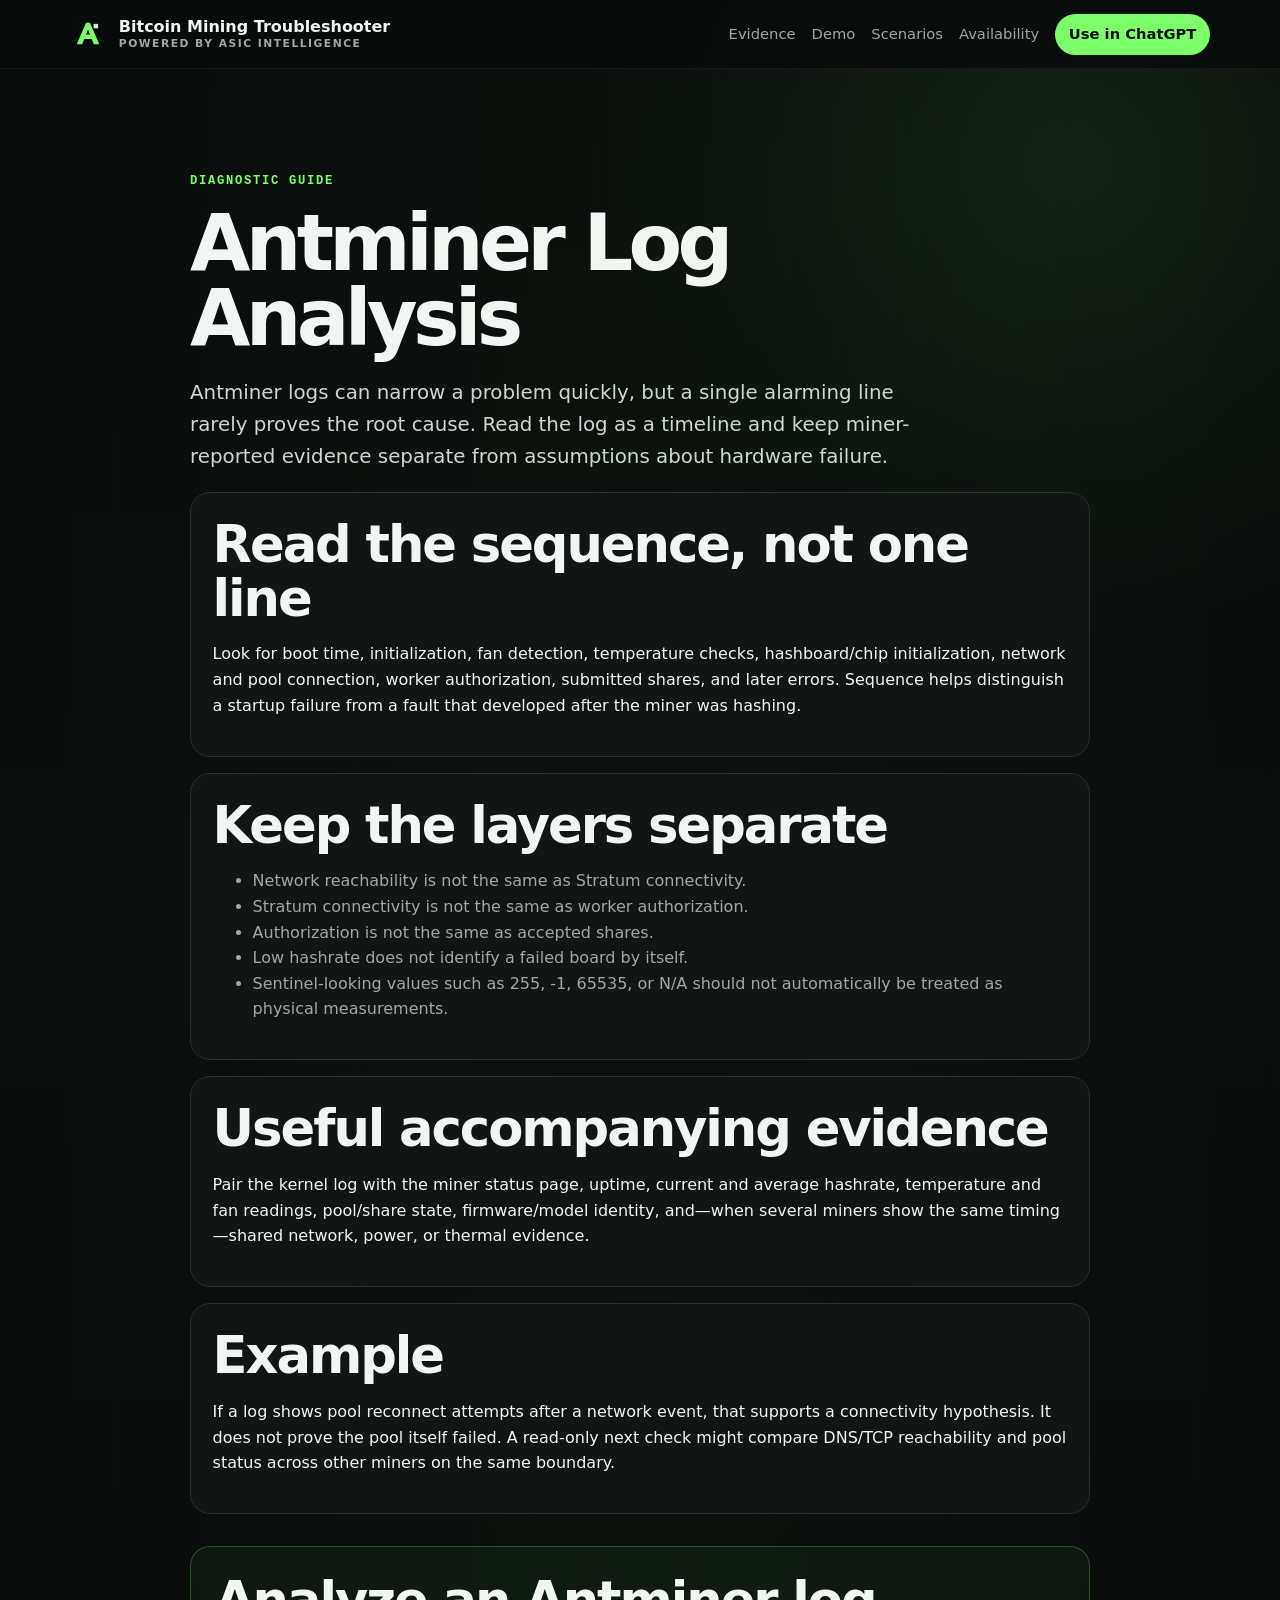
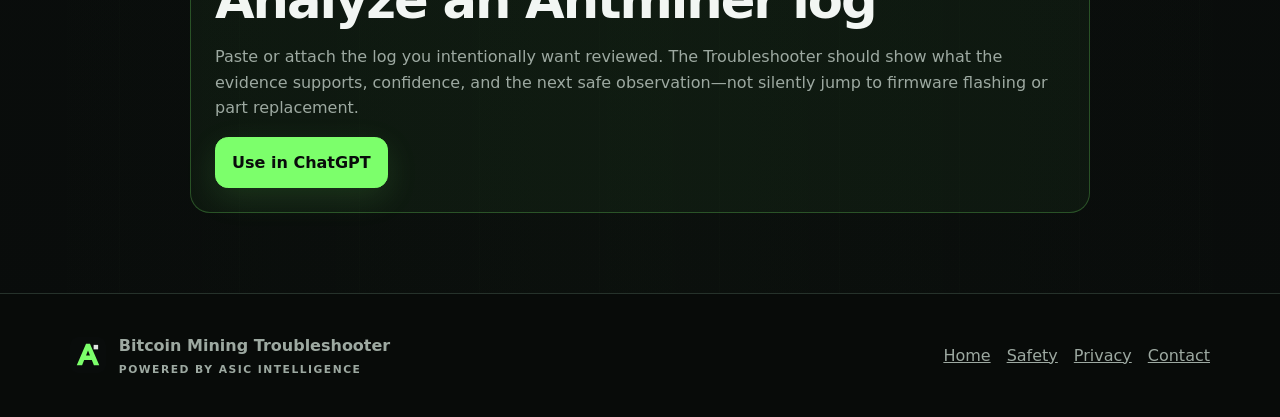
<file: docs/antminer-log-analysis.html>
<!doctype html>
<html lang="en">
<head>
  <meta charset="utf-8">
  <meta name="viewport" content="width=device-width, initial-scale=1">
  <meta name="description" content="How to analyze Antminer kernel and miner logs without overclaiming: timestamps, thermal events, fan state, hashboards, pool layers, and evidence limits.">
  <link rel="canonical" href="https://kurtuscobain.github.io/ASIC-Intelligence-Plugin-Skill-Package/antminer-log-analysis.html">
  <title>Antminer Log Analysis | Bitcoin Mining Troubleshooter</title>
  <link rel="icon" href="assets/icon.svg" type="image/svg+xml"><link rel="alternate icon" href="favicon.ico">
  <link rel="stylesheet" href="styles.css">
  <script defer src="app.js"></script>
</head>
<body>
<a class="skip-link" href="#main">Skip to content</a>
<header class="site-header"><div class="header-inner"><a class="brand" href="index.html"><img src="assets/icon.svg" alt=""><span>Bitcoin Mining Troubleshooter<small>Powered by ASIC Intelligence</small></span></a><button class="menu-button" aria-expanded="false" aria-controls="site-nav">Menu</button><nav class="nav" id="site-nav" aria-label="Primary navigation"><a href="index.html#evidence">Evidence</a><a href="index.html#demo">Demo</a><a href="index.html#demos">Scenarios</a><a href="index.html#availability">Availability</a><a class="nav-cta" href="https://chatgpt.com/plugins/plugins_6a90d9a9a63c81919cf452b0c4dcb665" data-track="chatgpt_plugin_click" data-placement="seo-nav">Use in ChatGPT</a></nav></div></header>
<main id="main"><section class="hero"><div class="content-page"><div class="eyebrow">Diagnostic guide</div><h1>Antminer Log Analysis</h1><p class="lead">Antminer logs can narrow a problem quickly, but a single alarming line rarely proves the root cause. Read the log as a timeline and keep miner-reported evidence separate from assumptions about hardware failure.</p><div class="content-stack">
<section><h2>Read the sequence, not one line</h2><p>Look for boot time, initialization, fan detection, temperature checks, hashboard/chip initialization, network and pool connection, worker authorization, submitted shares, and later errors. Sequence helps distinguish a startup failure from a fault that developed after the miner was hashing.</p></section>
<section><h2>Keep the layers separate</h2><ul><li>Network reachability is not the same as Stratum connectivity.</li><li>Stratum connectivity is not the same as worker authorization.</li><li>Authorization is not the same as accepted shares.</li><li>Low hashrate does not identify a failed board by itself.</li><li>Sentinel-looking values such as 255, -1, 65535, or N/A should not automatically be treated as physical measurements.</li></ul></section>
<section><h2>Useful accompanying evidence</h2><p>Pair the kernel log with the miner status page, uptime, current and average hashrate, temperature and fan readings, pool/share state, firmware/model identity, and—when several miners show the same timing—shared network, power, or thermal evidence.</p></section>
<section><h2>Example</h2><p>If a log shows pool reconnect attempts after a network event, that supports a connectivity hypothesis. It does not prove the pool itself failed. A read-only next check might compare DNS/TCP reachability and pool status across other miners on the same boundary.</p></section>
</div><div class="cta-panel"><h2>Analyze an Antminer log</h2><p>Paste or attach the log you intentionally want reviewed. The Troubleshooter should show what the evidence supports, confidence, and the next safe observation—not silently jump to firmware flashing or part replacement.</p><a class="button primary" href="https://chatgpt.com/plugins/plugins_6a90d9a9a63c81919cf452b0c4dcb665" data-track="chatgpt_plugin_click" data-placement="antminer-log">Use in ChatGPT</a></div></div></section></main>
<footer><div class="footer-inner"><div><img src="assets/icon.svg" alt=""><span><strong>Bitcoin Mining Troubleshooter</strong><small>Powered by ASIC Intelligence</small></span></div><nav><a href="index.html">Home</a><a href="safety.html">Safety</a><a href="privacy.html">Privacy</a><a href="mailto:austin@wnclogiclab.com">Contact</a></nav></div></footer>
</body>
</html>
</file>
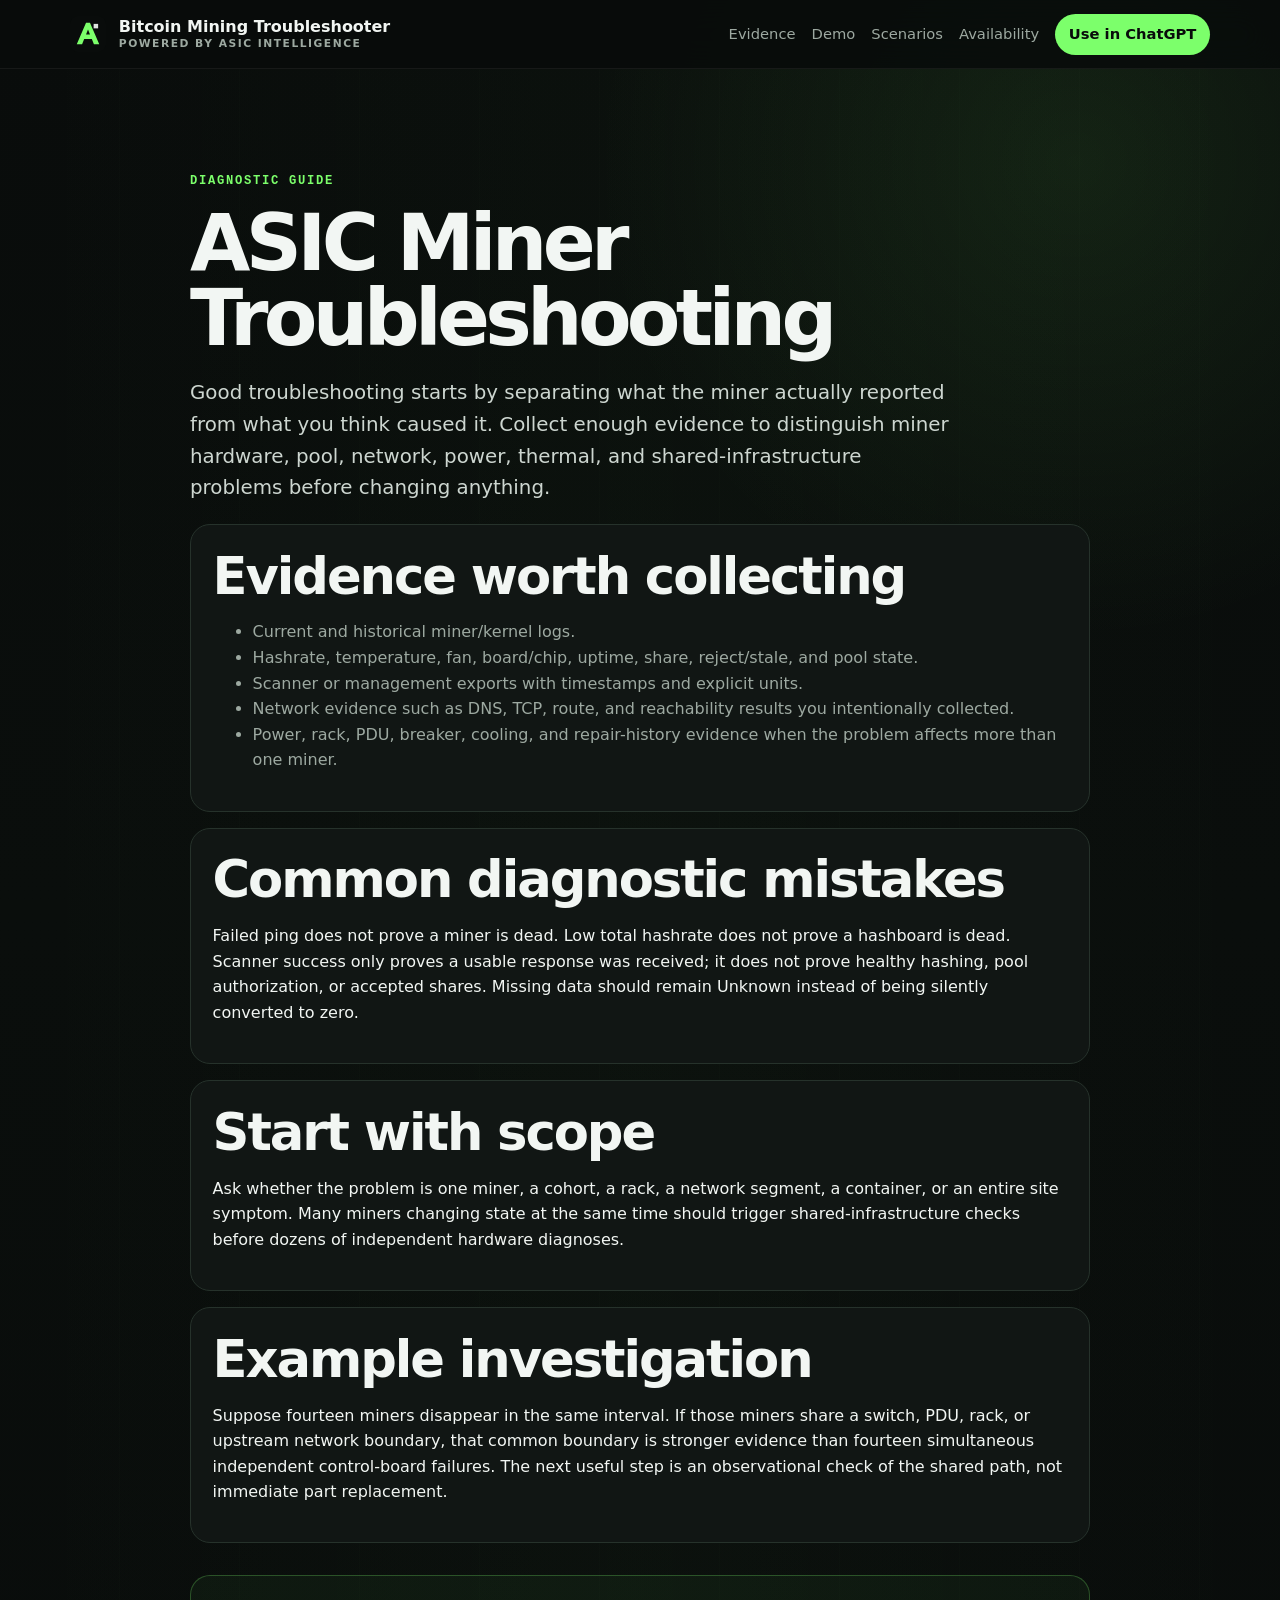
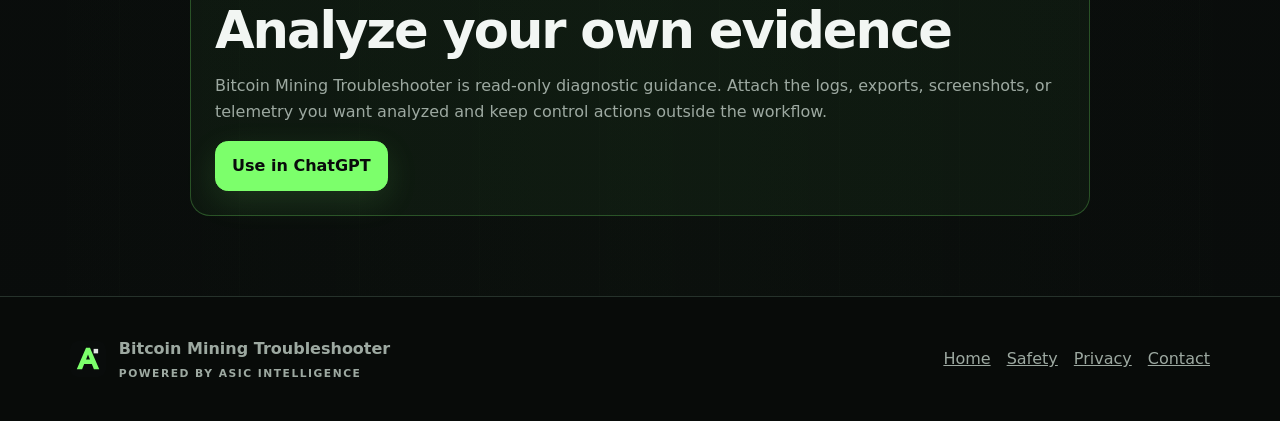
<file: docs/asic-miner-troubleshooting.html>
<!doctype html>
<html lang="en">
<head>
  <meta charset="utf-8">
  <meta name="viewport" content="width=device-width, initial-scale=1">
  <meta name="description" content="A practical evidence-first guide to ASIC miner troubleshooting: what to collect, what common signals mean, and how to avoid premature hardware conclusions.">
  <link rel="canonical" href="https://kurtuscobain.github.io/ASIC-Intelligence-Plugin-Skill-Package/asic-miner-troubleshooting.html">
  <title>ASIC Miner Troubleshooting | Bitcoin Mining Troubleshooter</title>
  <link rel="icon" href="assets/icon.svg" type="image/svg+xml"><link rel="alternate icon" href="favicon.ico">
  <link rel="stylesheet" href="styles.css">
  <script defer src="app.js"></script>
</head>
<body>
<a class="skip-link" href="#main">Skip to content</a>
<header class="site-header"><div class="header-inner"><a class="brand" href="index.html"><img src="assets/icon.svg" alt=""><span>Bitcoin Mining Troubleshooter<small>Powered by ASIC Intelligence</small></span></a><button class="menu-button" aria-expanded="false" aria-controls="site-nav">Menu</button><nav class="nav" id="site-nav" aria-label="Primary navigation"><a href="index.html#evidence">Evidence</a><a href="index.html#demo">Demo</a><a href="index.html#demos">Scenarios</a><a href="index.html#availability">Availability</a><a class="nav-cta" href="https://chatgpt.com/plugins/plugins_6a90d9a9a63c81919cf452b0c4dcb665" data-track="chatgpt_plugin_click" data-placement="seo-nav">Use in ChatGPT</a></nav></div></header>
<main id="main"><section class="hero"><div class="content-page"><div class="eyebrow">Diagnostic guide</div><h1>ASIC Miner Troubleshooting</h1><p class="lead">Good troubleshooting starts by separating what the miner actually reported from what you think caused it. Collect enough evidence to distinguish miner hardware, pool, network, power, thermal, and shared-infrastructure problems before changing anything.</p><div class="content-stack">
<section><h2>Evidence worth collecting</h2><ul><li>Current and historical miner/kernel logs.</li><li>Hashrate, temperature, fan, board/chip, uptime, share, reject/stale, and pool state.</li><li>Scanner or management exports with timestamps and explicit units.</li><li>Network evidence such as DNS, TCP, route, and reachability results you intentionally collected.</li><li>Power, rack, PDU, breaker, cooling, and repair-history evidence when the problem affects more than one miner.</li></ul></section>
<section><h2>Common diagnostic mistakes</h2><p>Failed ping does not prove a miner is dead. Low total hashrate does not prove a hashboard is dead. Scanner success only proves a usable response was received; it does not prove healthy hashing, pool authorization, or accepted shares. Missing data should remain Unknown instead of being silently converted to zero.</p></section>
<section><h2>Start with scope</h2><p>Ask whether the problem is one miner, a cohort, a rack, a network segment, a container, or an entire site symptom. Many miners changing state at the same time should trigger shared-infrastructure checks before dozens of independent hardware diagnoses.</p></section>
<section><h2>Example investigation</h2><p>Suppose fourteen miners disappear in the same interval. If those miners share a switch, PDU, rack, or upstream network boundary, that common boundary is stronger evidence than fourteen simultaneous independent control-board failures. The next useful step is an observational check of the shared path, not immediate part replacement.</p></section>
</div><div class="cta-panel"><h2>Analyze your own evidence</h2><p>Bitcoin Mining Troubleshooter is read-only diagnostic guidance. Attach the logs, exports, screenshots, or telemetry you want analyzed and keep control actions outside the workflow.</p><a class="button primary" href="https://chatgpt.com/plugins/plugins_6a90d9a9a63c81919cf452b0c4dcb665" data-track="chatgpt_plugin_click" data-placement="asic-troubleshooting">Use in ChatGPT</a></div></div></section></main>
<footer><div class="footer-inner"><div><img src="assets/icon.svg" alt=""><span><strong>Bitcoin Mining Troubleshooter</strong><small>Powered by ASIC Intelligence</small></span></div><nav><a href="index.html">Home</a><a href="safety.html">Safety</a><a href="privacy.html">Privacy</a><a href="mailto:austin@wnclogiclab.com">Contact</a></nav></div></footer>
</body>
</html>
</file>
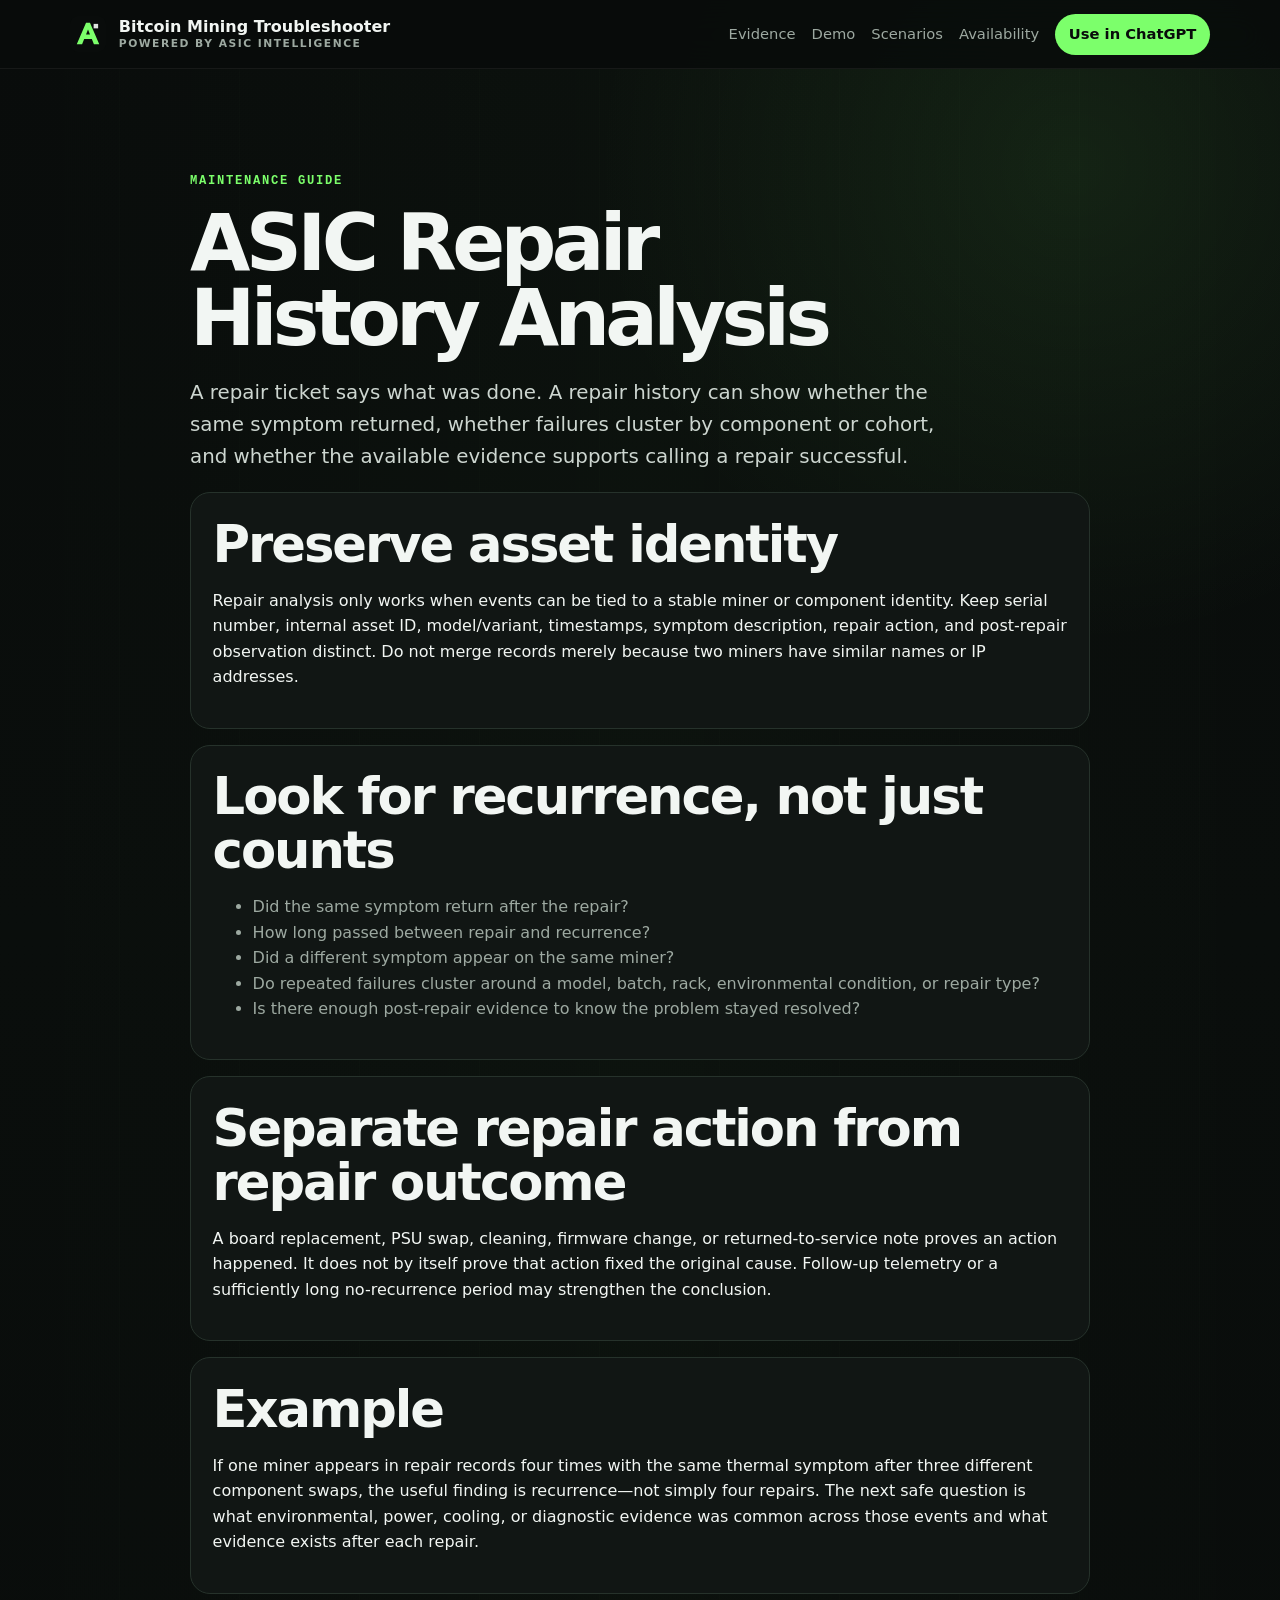
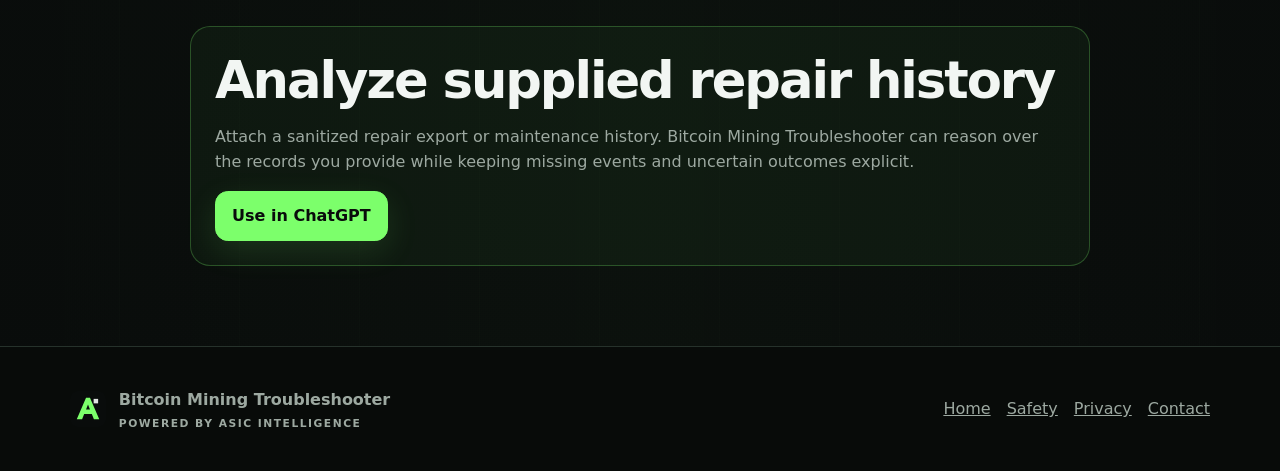
<file: docs/asic-repair-history-analysis.html>
<!doctype html>
<html lang="en">
<head>
  <meta charset="utf-8">
  <meta name="viewport" content="width=device-width, initial-scale=1">
  <meta name="description" content="Use ASIC miner repair history to investigate recurring faults, repeat repairs, symptom recurrence, and evidence of whether prior work actually resolved the problem.">
  <link rel="canonical" href="https://kurtuscobain.github.io/ASIC-Intelligence-Plugin-Skill-Package/asic-repair-history-analysis.html">
  <title>ASIC Repair History Analysis | Bitcoin Mining Troubleshooter</title>
  <link rel="icon" href="assets/icon.svg" type="image/svg+xml"><link rel="alternate icon" href="favicon.ico">
  <link rel="stylesheet" href="styles.css">
  <script defer src="app.js"></script>
</head>
<body>
<a class="skip-link" href="#main">Skip to content</a>
<header class="site-header"><div class="header-inner"><a class="brand" href="index.html"><img src="assets/icon.svg" alt=""><span>Bitcoin Mining Troubleshooter<small>Powered by ASIC Intelligence</small></span></a><button class="menu-button" aria-expanded="false" aria-controls="site-nav">Menu</button><nav class="nav" id="site-nav" aria-label="Primary navigation"><a href="index.html#evidence">Evidence</a><a href="index.html#demo">Demo</a><a href="index.html#demos">Scenarios</a><a href="index.html#availability">Availability</a><a class="nav-cta" href="https://chatgpt.com/plugins/plugins_6a90d9a9a63c81919cf452b0c4dcb665" data-track="chatgpt_plugin_click" data-placement="seo-nav">Use in ChatGPT</a></nav></div></header>
<main id="main"><section class="hero"><div class="content-page"><div class="eyebrow">Maintenance guide</div><h1>ASIC Repair History Analysis</h1><p class="lead">A repair ticket says what was done. A repair history can show whether the same symptom returned, whether failures cluster by component or cohort, and whether the available evidence supports calling a repair successful.</p><div class="content-stack">
<section><h2>Preserve asset identity</h2><p>Repair analysis only works when events can be tied to a stable miner or component identity. Keep serial number, internal asset ID, model/variant, timestamps, symptom description, repair action, and post-repair observation distinct. Do not merge records merely because two miners have similar names or IP addresses.</p></section>
<section><h2>Look for recurrence, not just counts</h2><ul><li>Did the same symptom return after the repair?</li><li>How long passed between repair and recurrence?</li><li>Did a different symptom appear on the same miner?</li><li>Do repeated failures cluster around a model, batch, rack, environmental condition, or repair type?</li><li>Is there enough post-repair evidence to know the problem stayed resolved?</li></ul></section>
<section><h2>Separate repair action from repair outcome</h2><p>A board replacement, PSU swap, cleaning, firmware change, or returned-to-service note proves an action happened. It does not by itself prove that action fixed the original cause. Follow-up telemetry or a sufficiently long no-recurrence period may strengthen the conclusion.</p></section>
<section><h2>Example</h2><p>If one miner appears in repair records four times with the same thermal symptom after three different component swaps, the useful finding is recurrence—not simply four repairs. The next safe question is what environmental, power, cooling, or diagnostic evidence was common across those events and what evidence exists after each repair.</p></section>
</div><div class="cta-panel"><h2>Analyze supplied repair history</h2><p>Attach a sanitized repair export or maintenance history. Bitcoin Mining Troubleshooter can reason over the records you provide while keeping missing events and uncertain outcomes explicit.</p><a class="button primary" href="https://chatgpt.com/plugins/plugins_6a90d9a9a63c81919cf452b0c4dcb665" data-track="chatgpt_plugin_click" data-placement="repair-history">Use in ChatGPT</a></div></div></section></main>
<footer><div class="footer-inner"><div><img src="assets/icon.svg" alt=""><span><strong>Bitcoin Mining Troubleshooter</strong><small>Powered by ASIC Intelligence</small></span></div><nav><a href="index.html">Home</a><a href="safety.html">Safety</a><a href="privacy.html">Privacy</a><a href="mailto:austin@wnclogiclab.com">Contact</a></nav></div></footer>
</body>
</html>
</file>
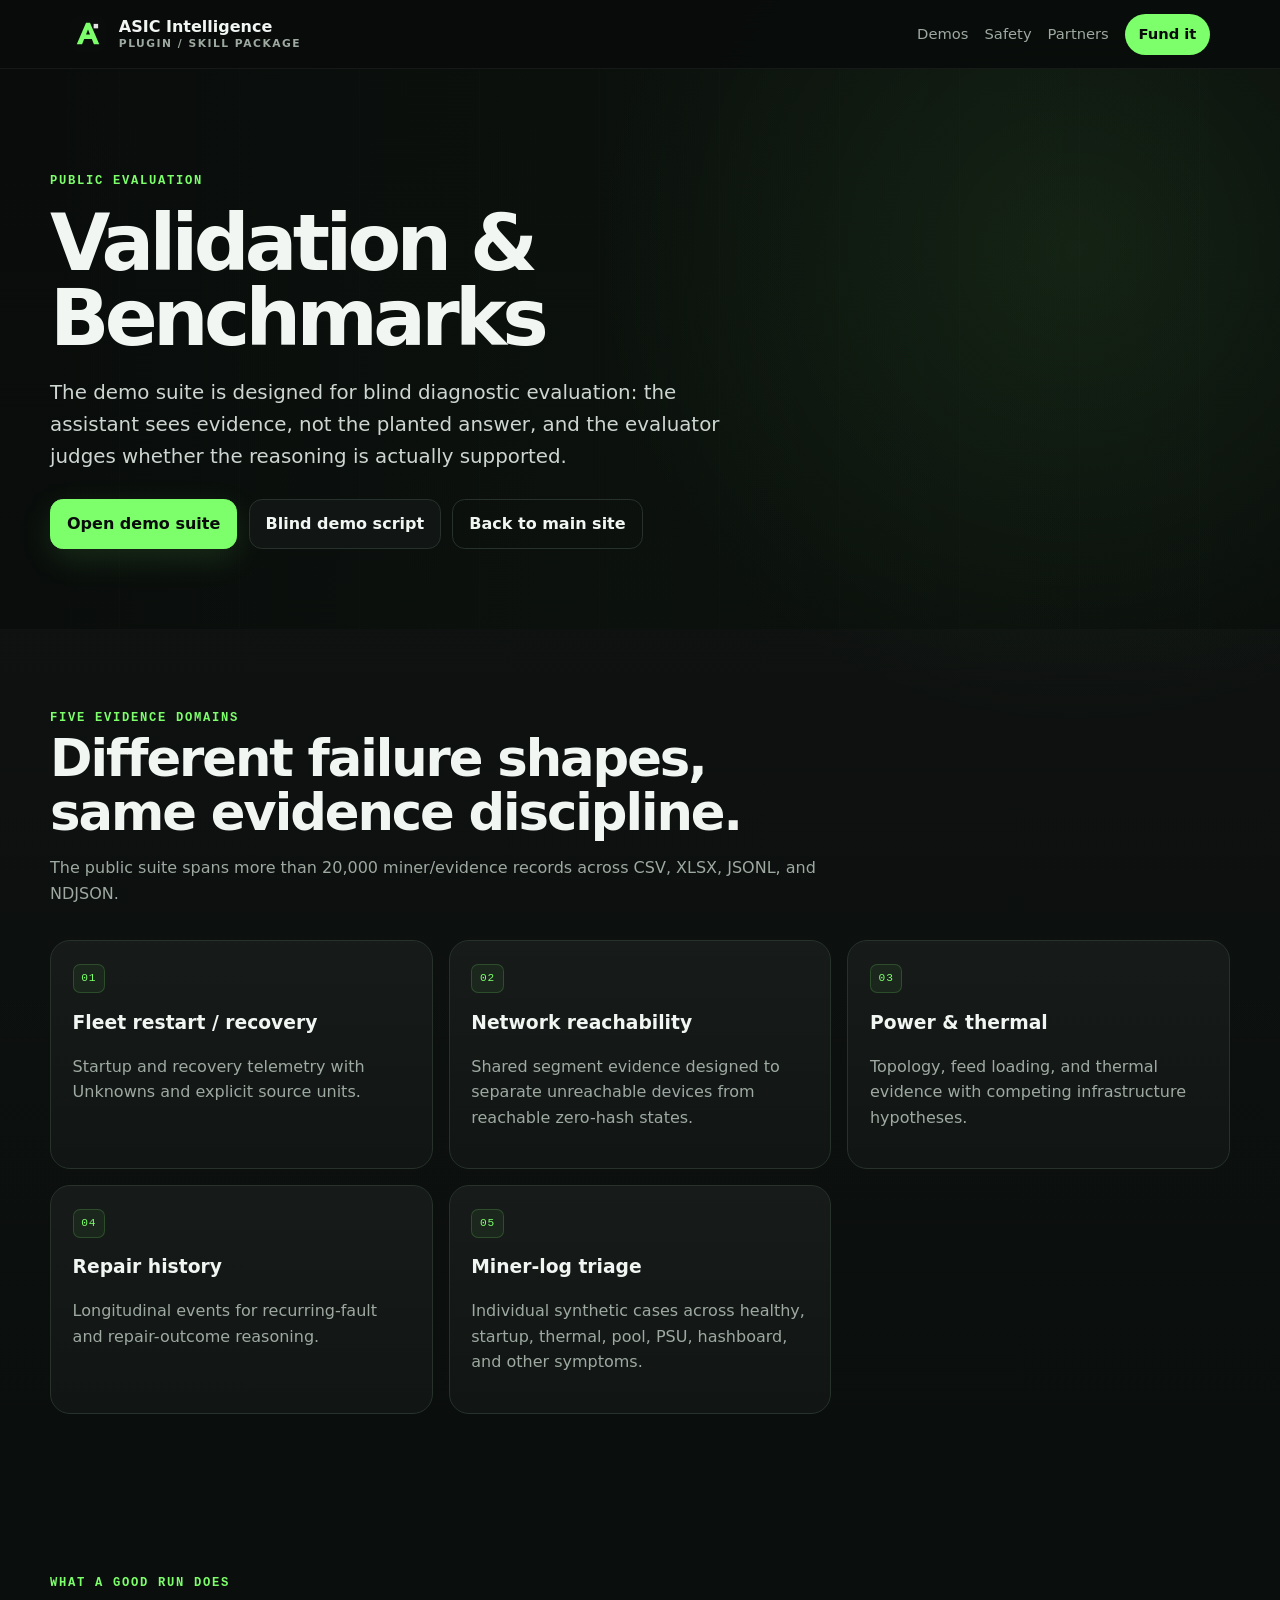
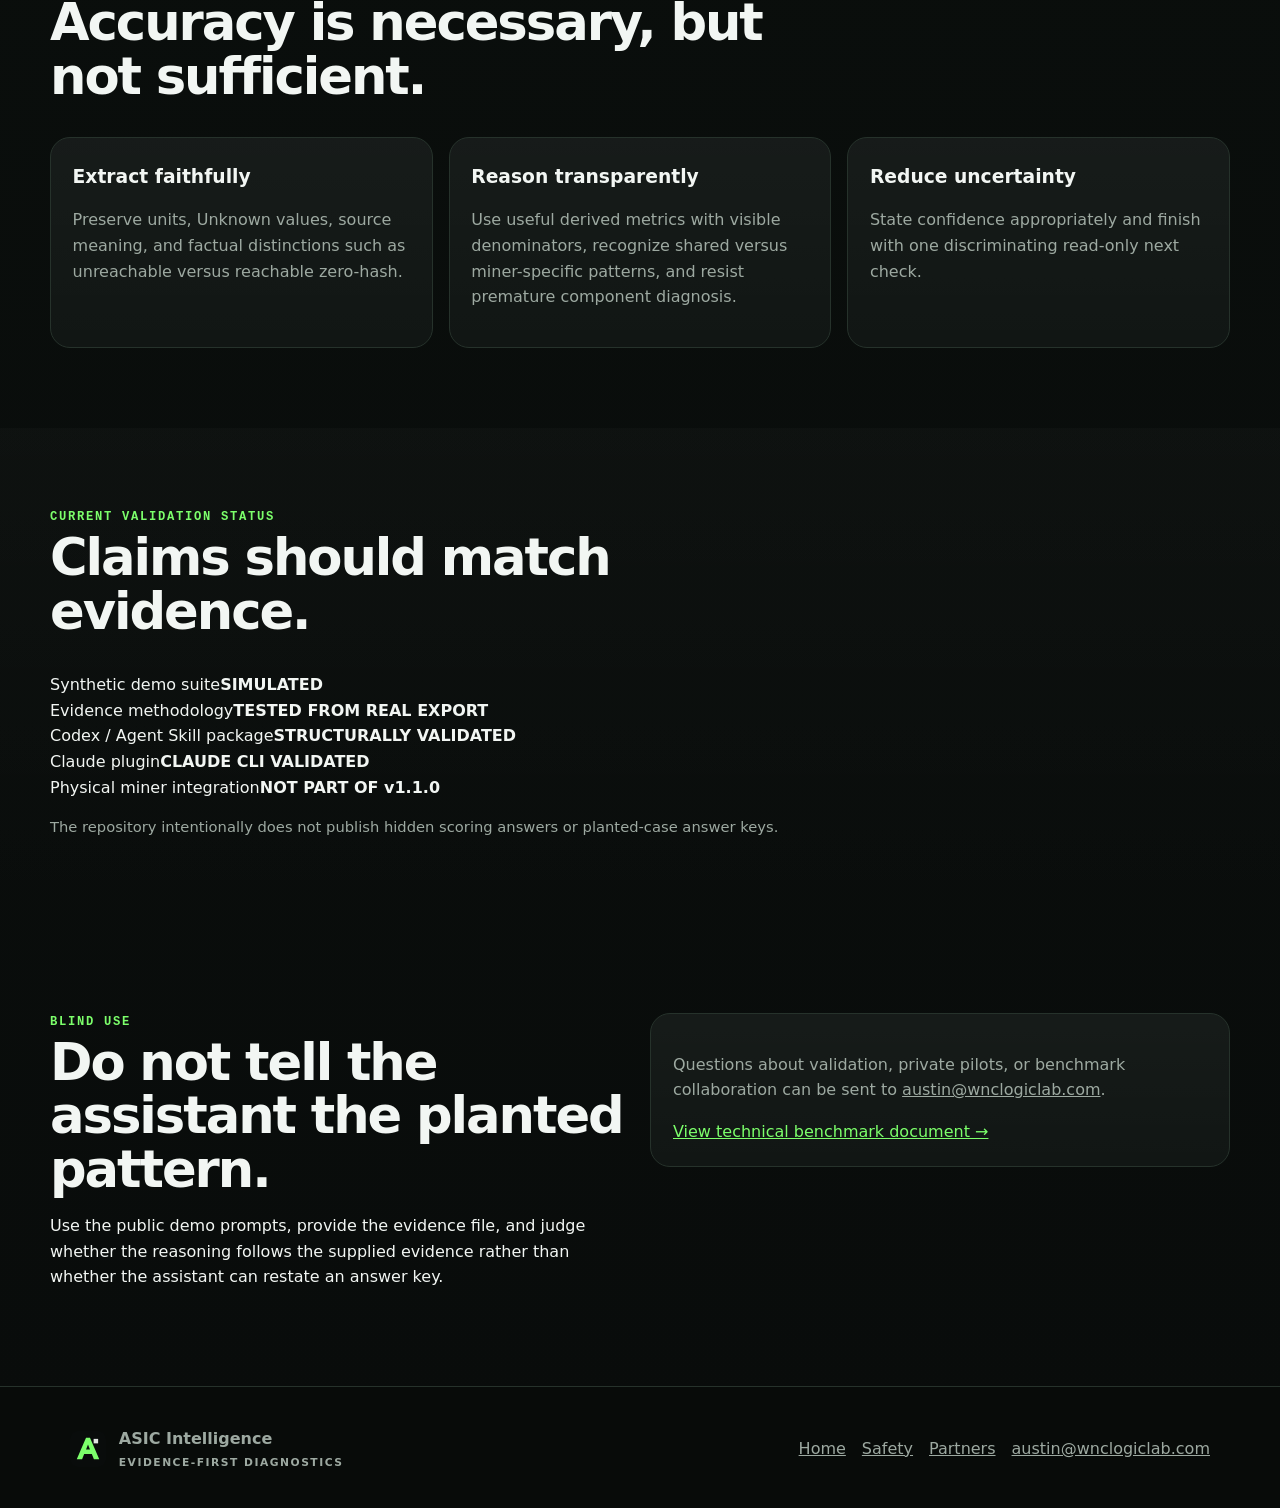
<file: docs/benchmarks.html>
<!doctype html><html lang="en"><head><meta charset="utf-8"><meta name="viewport" content="width=device-width,initial-scale=1"><meta name="description" content="Public validation and benchmark methodology for the ASIC Intelligence Bitcoin Mining Troubleshooter."><meta name="theme-color" content="#090C0B"><link rel="canonical" href="https://kurtuscobain.github.io/ASIC-Intelligence-Plugin-Skill-Package/benchmarks.html"><title>Validation & Benchmarks — ASIC Intelligence</title><link rel="icon" href="assets/icon.svg" type="image/svg+xml"><link rel="alternate icon" href="favicon.ico"><link rel="stylesheet" href="styles.css"><script defer src="app.js"></script></head><body><header class="site-header"><div class="header-inner"><a class="brand" href="index.html"><img src="assets/icon.svg" alt=""><span>ASIC Intelligence<small>Plugin / Skill Package</small></span></a><button class="menu-button" aria-expanded="false" aria-controls="site-nav">Menu</button><nav class="nav" id="site-nav"><a href="index.html#demos">Demos</a><a href="safety.html">Safety</a><a href="partners.html">Partners</a><a class="nav-cta" href="funding.html">Fund it</a></nav></div></header><main id="main"><section class="hero"><div class="container"><div class="eyebrow">Public evaluation</div><h1>Validation &amp; Benchmarks</h1><p class="lead">The demo suite is designed for blind diagnostic evaluation: the assistant sees evidence, not the planted answer, and the evaluator judges whether the reasoning is actually supported.</p><div class="hero-actions"><a class="button primary" href="index.html#demos">Open demo suite</a><a class="button secondary" href="https://github.com/KurtusCobain/ASIC-Intelligence-Plugin-Skill-Package/raw/main/demos/DEMO-SCRIPT.md">Blind demo script</a><a class="button ghost" href="index.html">Back to main site</a></div></div></section><section class="section alt"><div class="container"><div class="section-heading"><div class="eyebrow">Five evidence domains</div><h2>Different failure shapes, same evidence discipline.</h2><p>The public suite spans more than 20,000 miner/evidence records across CSV, XLSX, JSONL, and NDJSON.</p></div><div class="grid-3"><article class="card"><span class="tag">01</span><h3>Fleet restart / recovery</h3><p>Startup and recovery telemetry with Unknowns and explicit source units.</p></article><article class="card"><span class="tag">02</span><h3>Network reachability</h3><p>Shared segment evidence designed to separate unreachable devices from reachable zero-hash states.</p></article><article class="card"><span class="tag">03</span><h3>Power & thermal</h3><p>Topology, feed loading, and thermal evidence with competing infrastructure hypotheses.</p></article><article class="card"><span class="tag">04</span><h3>Repair history</h3><p>Longitudinal events for recurring-fault and repair-outcome reasoning.</p></article><article class="card"><span class="tag">05</span><h3>Miner-log triage</h3><p>Individual synthetic cases across healthy, startup, thermal, pool, PSU, hashboard, and other symptoms.</p></article></div></div></section><section class="section"><div class="container"><div class="section-heading"><div class="eyebrow">What a good run does</div><h2>Accuracy is necessary, but not sufficient.</h2></div><div class="grid-3"><article class="card"><h3>Extract faithfully</h3><p>Preserve units, Unknown values, source meaning, and factual distinctions such as unreachable versus reachable zero-hash.</p></article><article class="card"><h3>Reason transparently</h3><p>Use useful derived metrics with visible denominators, recognize shared versus miner-specific patterns, and resist premature component diagnosis.</p></article><article class="card"><h3>Reduce uncertainty</h3><p>State confidence appropriately and finish with one discriminating read-only next check.</p></article></div></div></section><section class="section alt"><div class="container"><div class="section-heading"><div class="eyebrow">Current validation status</div><h2>Claims should match evidence.</h2></div><div class="validation-grid"><div><span>Synthetic demo suite</span><b>SIMULATED</b></div><div><span>Evidence methodology</span><b>TESTED FROM REAL EXPORT</b></div><div><span>Codex / Agent Skill package</span><b>STRUCTURALLY VALIDATED</b></div><div><span>Claude plugin</span><b>CLAUDE CLI VALIDATED</b></div><div><span>Physical miner integration</span><b>NOT PART OF v1.1.0</b></div></div><p class="muted">The repository intentionally does not publish hidden scoring answers or planted-case answer keys.</p></div></section><section class="section"><div class="container split"><div><div class="eyebrow">Blind use</div><h2>Do not tell the assistant the planted pattern.</h2><p>Use the public demo prompts, provide the evidence file, and judge whether the reasoning follows the supplied evidence rather than whether the assistant can restate an answer key.</p></div><div class="card"><p>Questions about validation, private pilots, or benchmark collaboration can be sent to <a href="mailto:austin@wnclogiclab.com">austin@wnclogiclab.com</a>.</p><a href="https://github.com/KurtusCobain/ASIC-Intelligence-Plugin-Skill-Package/blob/main/docs/BENCHMARKS.md">View technical benchmark document →</a></div></div></section></main><footer><div class="footer-inner"><div><img src="assets/icon.svg" alt=""><span><strong>ASIC Intelligence</strong><small>Evidence-first diagnostics</small></span></div><nav><a href="index.html">Home</a><a href="safety.html">Safety</a><a href="partners.html">Partners</a><a href="mailto:austin@wnclogiclab.com">austin@wnclogiclab.com</a></nav></div></footer></body></html>
</file>
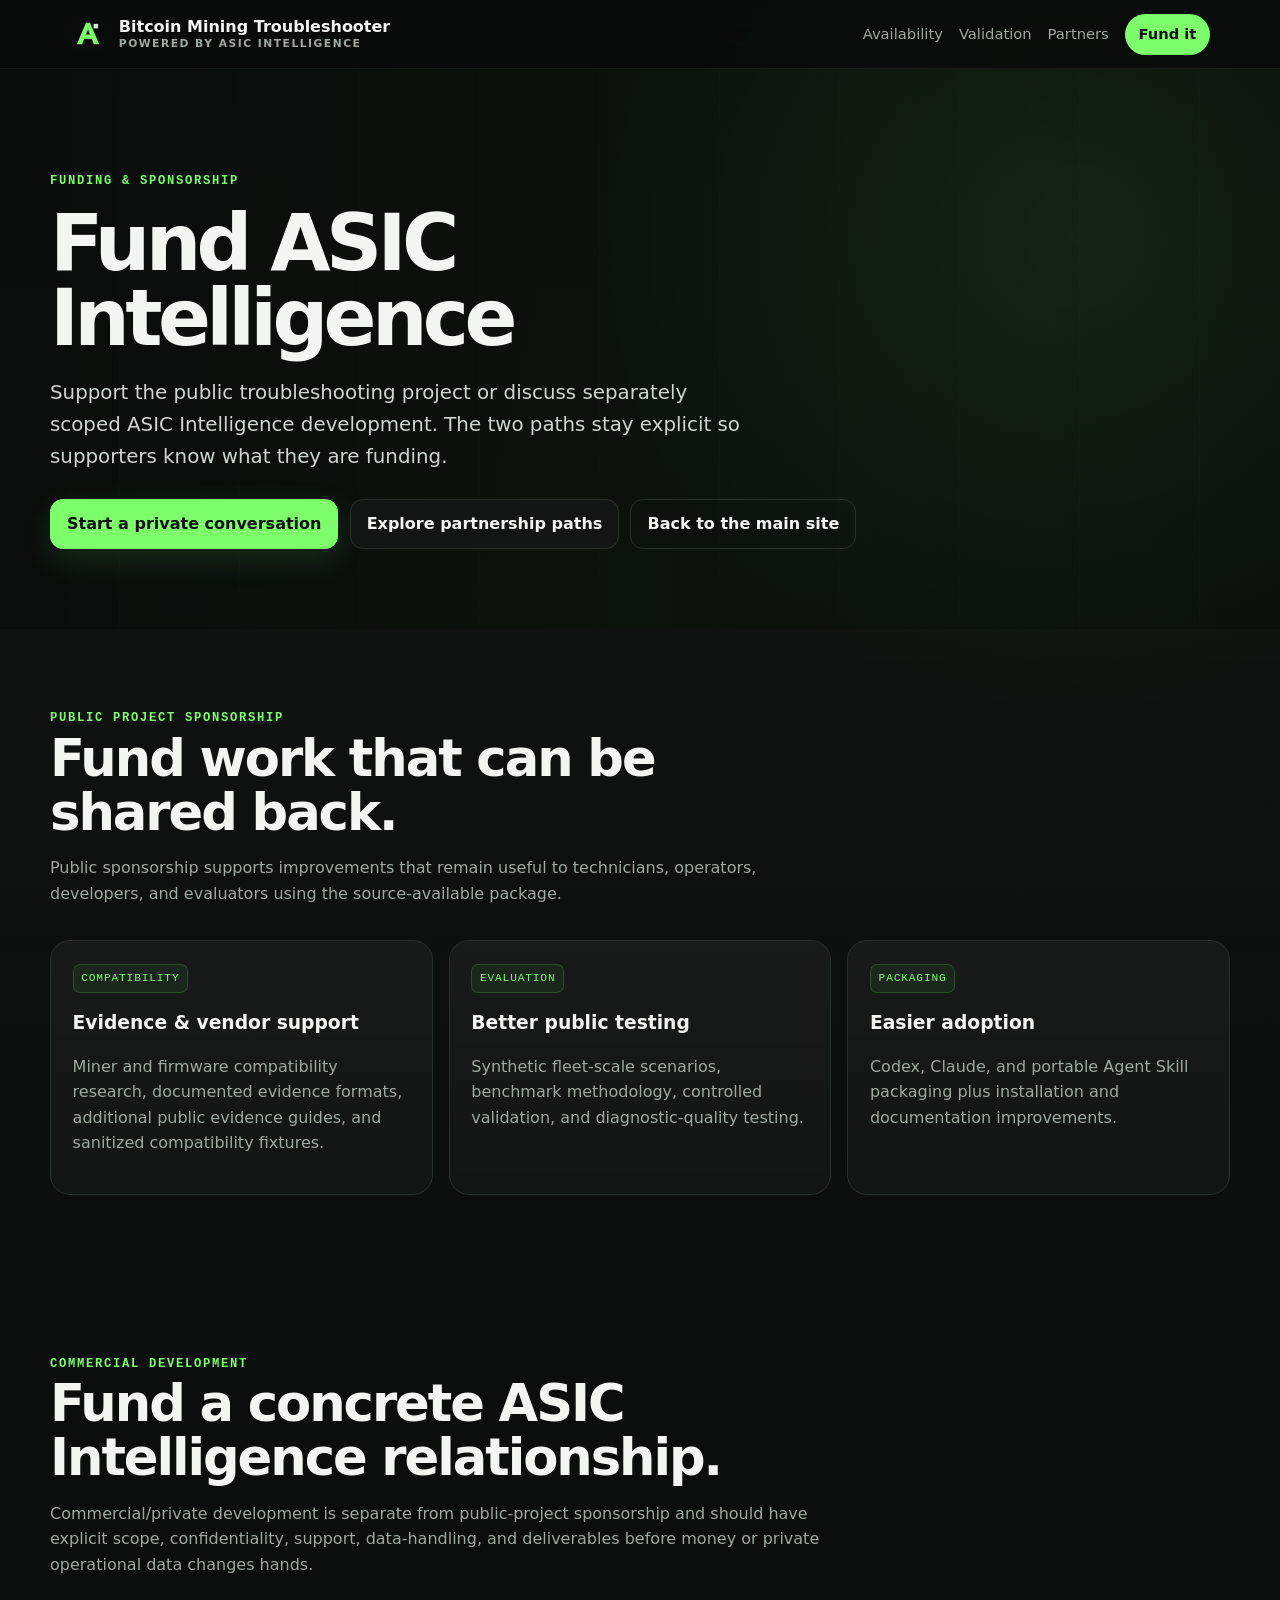
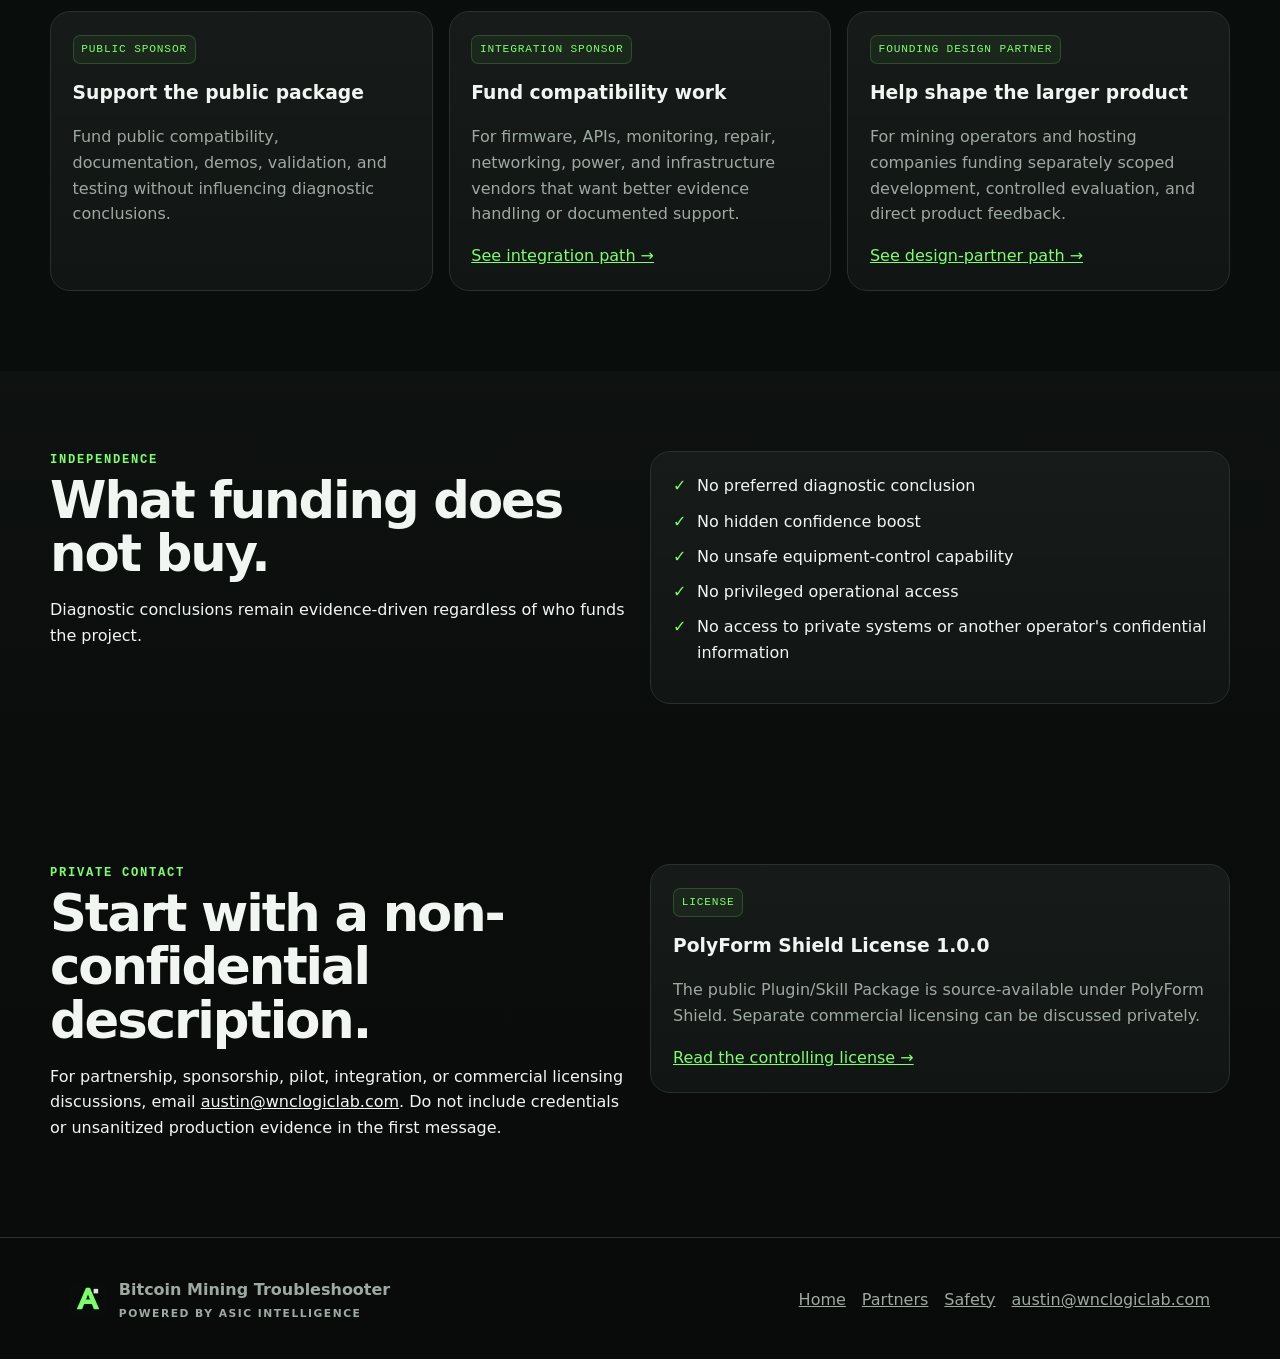
<file: docs/funding.html>
<!doctype html>
<html lang="en">
<head>
  <meta charset="utf-8">
  <meta name="viewport" content="width=device-width, initial-scale=1">
  <meta name="description" content="Funding and sponsorship paths for Bitcoin Mining Troubleshooter and separately scoped ASIC Intelligence development.">
  <meta name="theme-color" content="#090C0B">
  <link rel="canonical" href="https://kurtuscobain.github.io/ASIC-Intelligence-Plugin-Skill-Package/funding.html">
  <title>Fund ASIC Intelligence — Bitcoin Mining Troubleshooter</title>
  <link rel="icon" href="assets/icon.svg" type="image/svg+xml"><link rel="alternate icon" href="favicon.ico">
  <link rel="stylesheet" href="styles.css">
  <script defer src="app.js"></script>
</head>
<body>
<a class="skip-link" href="#main">Skip to content</a>
<header class="site-header"><div class="header-inner"><a class="brand" href="index.html" aria-label="Bitcoin Mining Troubleshooter home"><img src="assets/icon.svg" alt=""><span>Bitcoin Mining Troubleshooter<small>Powered by ASIC Intelligence</small></span></a><button class="menu-button" aria-expanded="false" aria-controls="site-nav">Menu</button><nav class="nav" id="site-nav" aria-label="Page navigation"><a href="index.html#availability">Availability</a><a href="benchmarks.html">Validation</a><a href="partners.html">Partners</a><a class="nav-cta" href="funding.html">Fund it</a></nav></div></header>
<main id="main">
<section class="hero"><div class="container"><div class="eyebrow">Funding & sponsorship</div><h1>Fund ASIC Intelligence</h1><p class="lead">Support the public troubleshooting project or discuss separately scoped ASIC Intelligence development. The two paths stay explicit so supporters know what they are funding.</p><div class="hero-actions"><a class="button primary" href="mailto:austin@wnclogiclab.com?subject=ASIC%20Intelligence%20Funding">Start a private conversation</a><a class="button secondary" href="partners.html">Explore partnership paths</a><a class="button ghost" href="index.html">Back to the main site</a></div></div></section>
<section class="section alt"><div class="container"><div class="section-heading"><div class="eyebrow">Public project sponsorship</div><h2>Fund work that can be shared back.</h2><p>Public sponsorship supports improvements that remain useful to technicians, operators, developers, and evaluators using the source-available package.</p></div><div class="grid-3"><article class="card"><span class="tag">COMPATIBILITY</span><h3>Evidence & vendor support</h3><p>Miner and firmware compatibility research, documented evidence formats, additional public evidence guides, and sanitized compatibility fixtures.</p></article><article class="card"><span class="tag">EVALUATION</span><h3>Better public testing</h3><p>Synthetic fleet-scale scenarios, benchmark methodology, controlled validation, and diagnostic-quality testing.</p></article><article class="card"><span class="tag">PACKAGING</span><h3>Easier adoption</h3><p>Codex, Claude, and portable Agent Skill packaging plus installation and documentation improvements.</p></article></div></div></section>
<section class="section"><div class="container"><div class="section-heading"><div class="eyebrow">Commercial development</div><h2>Fund a concrete ASIC Intelligence relationship.</h2><p>Commercial/private development is separate from public-project sponsorship and should have explicit scope, confidentiality, support, data-handling, and deliverables before money or private operational data changes hands.</p></div><div class="grid-3"><article class="card"><span class="tag">PUBLIC SPONSOR</span><h3>Support the public package</h3><p>Fund public compatibility, documentation, demos, validation, and testing without influencing diagnostic conclusions.</p></article><article class="card"><span class="tag">INTEGRATION SPONSOR</span><h3>Fund compatibility work</h3><p>For firmware, APIs, monitoring, repair, networking, power, and infrastructure vendors that want better evidence handling or documented support.</p><a href="partners.html">See integration path →</a></article><article class="card"><span class="tag">FOUNDING DESIGN PARTNER</span><h3>Help shape the larger product</h3><p>For mining operators and hosting companies funding separately scoped development, controlled evaluation, and direct product feedback.</p><a href="partners.html">See design-partner path →</a></article></div></div></section>
<section class="section alt"><div class="container split"><div><div class="eyebrow">Independence</div><h2>What funding does not buy.</h2><p>Diagnostic conclusions remain evidence-driven regardless of who funds the project.</p></div><div class="card"><ul class="checks"><li>No preferred diagnostic conclusion</li><li>No hidden confidence boost</li><li>No unsafe equipment-control capability</li><li>No privileged operational access</li><li>No access to private systems or another operator's confidential information</li></ul></div></div></section>
<section class="section"><div class="container split"><div><div class="eyebrow">Private contact</div><h2>Start with a non-confidential description.</h2><p>For partnership, sponsorship, pilot, integration, or commercial licensing discussions, email <a href="mailto:austin@wnclogiclab.com">austin@wnclogiclab.com</a>. Do not include credentials or unsanitized production evidence in the first message.</p></div><div class="card"><span class="tag">LICENSE</span><h3>PolyForm Shield License 1.0.0</h3><p>The public Plugin/Skill Package is source-available under PolyForm Shield. Separate commercial licensing can be discussed privately.</p><a href="https://github.com/KurtusCobain/ASIC-Intelligence-Plugin-Skill-Package/blob/main/LICENSE">Read the controlling license →</a></div></div></section>
</main>
<footer><div class="footer-inner"><div><img src="assets/icon.svg" alt=""><span><strong>Bitcoin Mining Troubleshooter</strong><small>Powered by ASIC Intelligence</small></span></div><nav><a href="index.html">Home</a><a href="partners.html">Partners</a><a href="safety.html">Safety</a><a href="mailto:austin@wnclogiclab.com">austin@wnclogiclab.com</a></nav></div></footer>
</body>
</html>
</file>
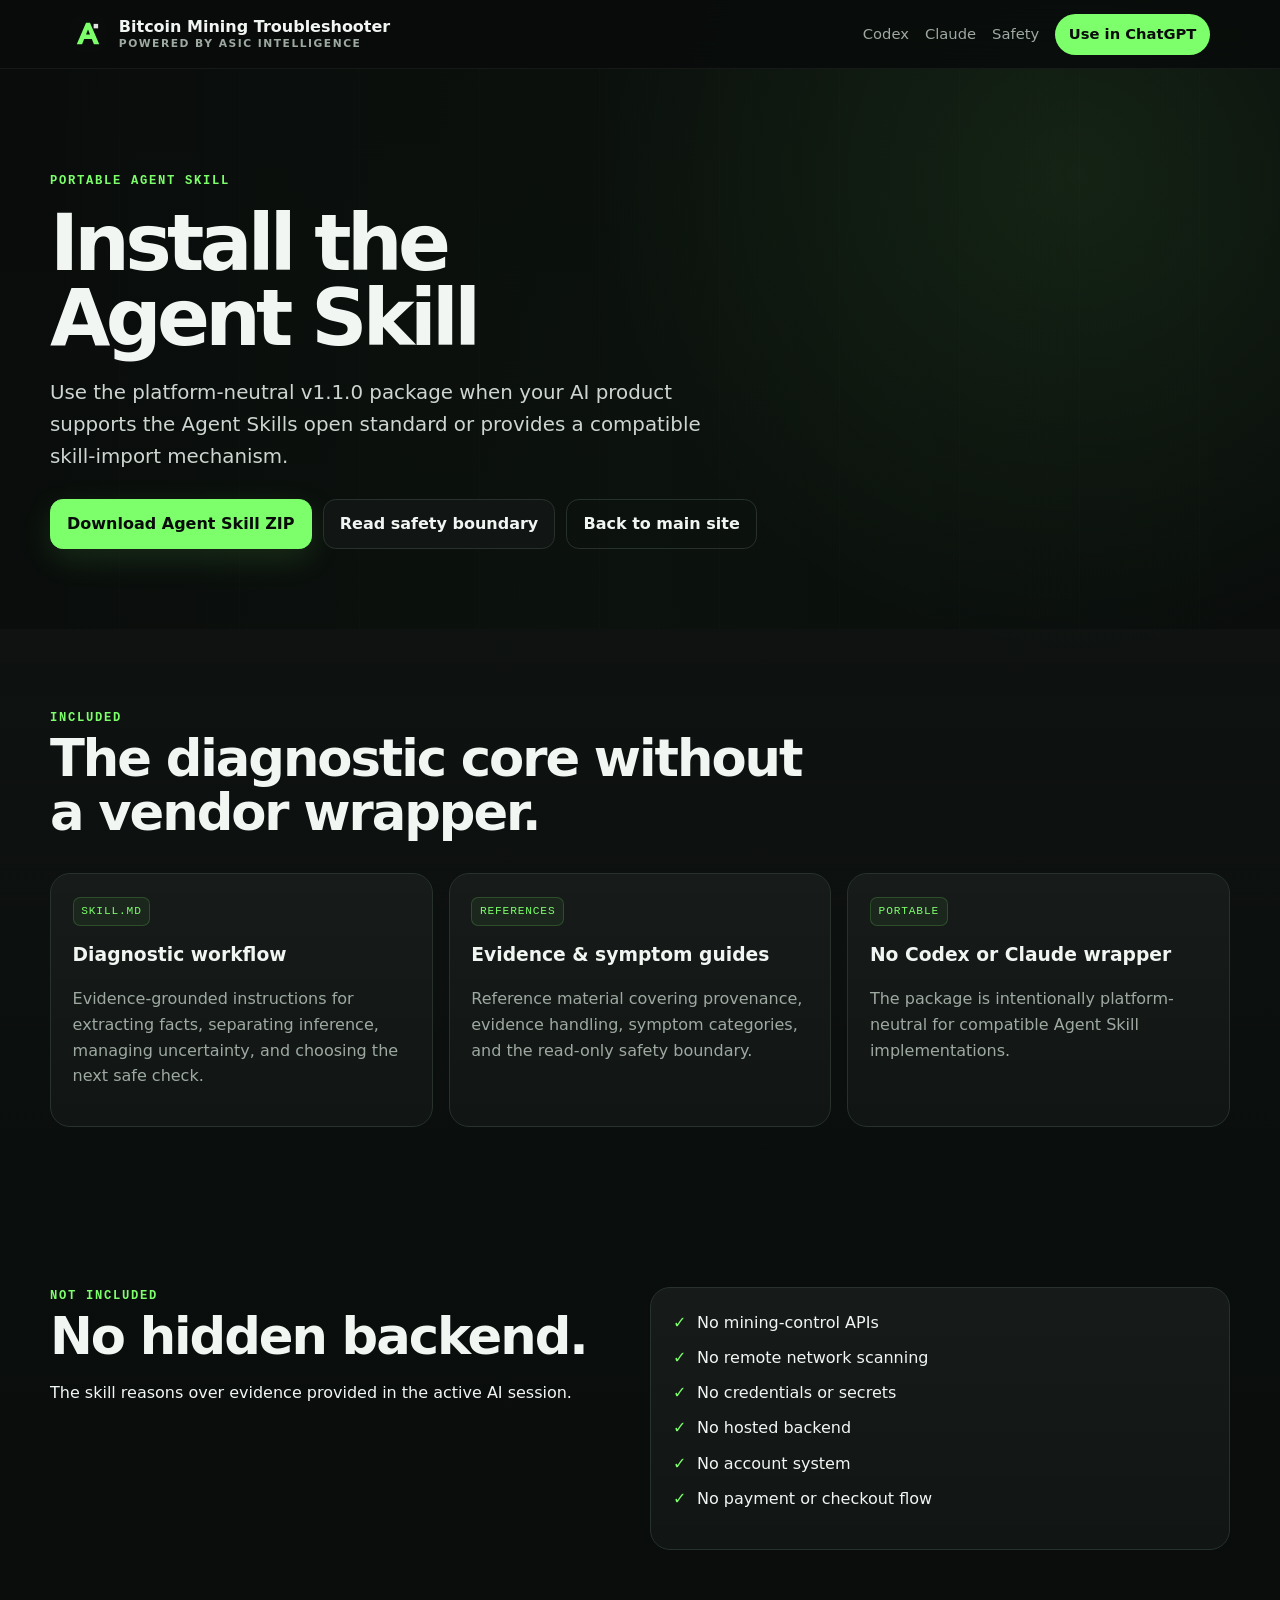
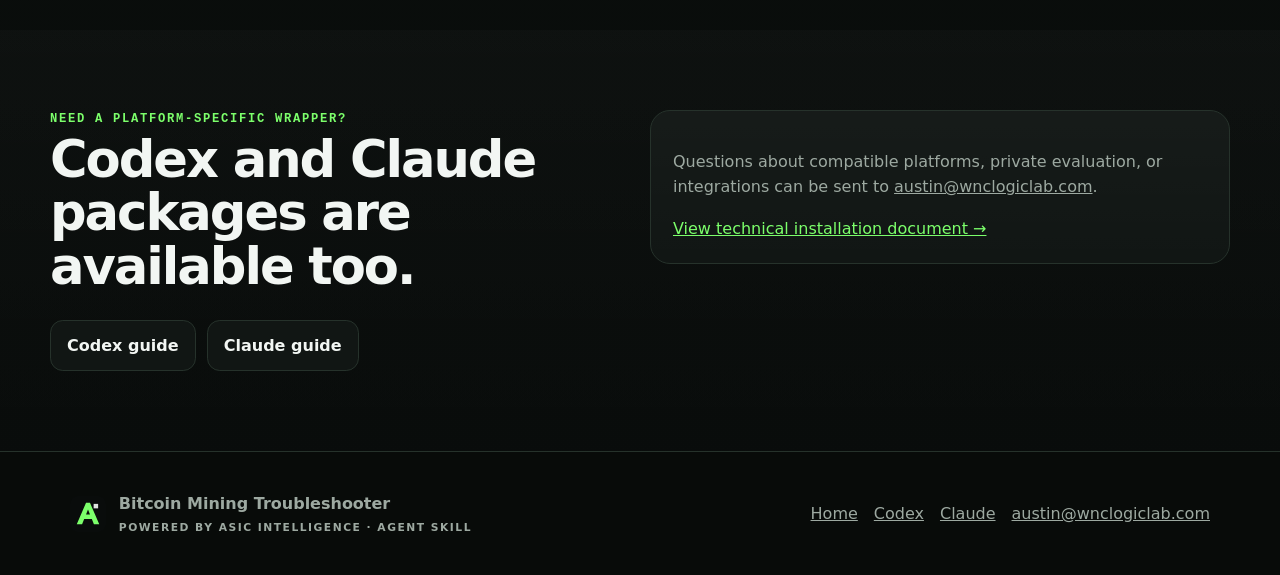
<file: docs/install-agent-skill.html>
<!doctype html><html lang="en"><head><meta charset="utf-8"><meta name="viewport" content="width=device-width,initial-scale=1"><meta name="description" content="Install the portable Bitcoin Mining Troubleshooter Agent Skill, powered by ASIC Intelligence."><meta name="theme-color" content="#090C0B"><link rel="canonical" href="https://kurtuscobain.github.io/ASIC-Intelligence-Plugin-Skill-Package/install-agent-skill.html"><title>Install the Agent Skill — Bitcoin Mining Troubleshooter</title><link rel="icon" href="assets/icon.svg" type="image/svg+xml"><link rel="alternate icon" href="favicon.ico"><link rel="stylesheet" href="styles.css"><script defer src="app.js"></script></head><body><header class="site-header"><div class="header-inner"><a class="brand" href="index.html"><img src="assets/icon.svg" alt=""><span>Bitcoin Mining Troubleshooter<small>Powered by ASIC Intelligence</small></span></a><button class="menu-button" aria-expanded="false" aria-controls="site-nav">Menu</button><nav class="nav" id="site-nav"><a href="install-codex.html">Codex</a><a href="install-claude.html">Claude</a><a href="safety.html">Safety</a><a class="nav-cta" href="https://chatgpt.com/plugins/plugins_6a90d9a9a63c81919cf452b0c4dcb665" data-track="chatgpt_plugin_click" data-placement="agent-nav">Use in ChatGPT</a></nav></div></header><main id="main"><section class="hero"><div class="container"><div class="eyebrow">Portable Agent Skill</div><h1>Install the Agent Skill</h1><p class="lead">Use the platform-neutral v1.1.0 package when your AI product supports the Agent Skills open standard or provides a compatible skill-import mechanism.</p><div class="hero-actions"><a class="button primary" href="https://github.com/KurtusCobain/ASIC-Intelligence-Plugin-Skill-Package/releases/download/v1.1.0/bitcoin-mining-troubleshooter-agent-skill-v1.1.0.zip" data-track="package_download" data-package="agent-skill" data-version="1.1.0">Download Agent Skill ZIP</a><a class="button secondary" href="safety.html">Read safety boundary</a><a class="button ghost" href="index.html">Back to main site</a></div></div></section><section class="section alt"><div class="container"><div class="section-heading"><div class="eyebrow">Included</div><h2>The diagnostic core without a vendor wrapper.</h2></div><div class="grid-3"><article class="card"><span class="tag">SKILL.MD</span><h3>Diagnostic workflow</h3><p>Evidence-grounded instructions for extracting facts, separating inference, managing uncertainty, and choosing the next safe check.</p></article><article class="card"><span class="tag">REFERENCES</span><h3>Evidence & symptom guides</h3><p>Reference material covering provenance, evidence handling, symptom categories, and the read-only safety boundary.</p></article><article class="card"><span class="tag">PORTABLE</span><h3>No Codex or Claude wrapper</h3><p>The package is intentionally platform-neutral for compatible Agent Skill implementations.</p></article></div></div></section><section class="section"><div class="container split"><div><div class="eyebrow">Not included</div><h2>No hidden backend.</h2><p>The skill reasons over evidence provided in the active AI session.</p></div><div class="card"><ul class="checks"><li>No mining-control APIs</li><li>No remote network scanning</li><li>No credentials or secrets</li><li>No hosted backend</li><li>No account system</li><li>No payment or checkout flow</li></ul></div></div></section><section class="section alt"><div class="container split"><div><div class="eyebrow">Need a platform-specific wrapper?</div><h2>Codex and Claude packages are available too.</h2><div class="button-row"><a class="button secondary" href="install-codex.html">Codex guide</a><a class="button secondary" href="install-claude.html">Claude guide</a></div></div><div class="card"><p>Questions about compatible platforms, private evaluation, or integrations can be sent to <a href="mailto:austin@wnclogiclab.com">austin@wnclogiclab.com</a>.</p><a href="https://github.com/KurtusCobain/ASIC-Intelligence-Plugin-Skill-Package/blob/main/docs/INSTALL-AGENT-SKILL.md">View technical installation document →</a></div></div></section></main><footer><div class="footer-inner"><div><img src="assets/icon.svg" alt=""><span><strong>Bitcoin Mining Troubleshooter</strong><small>Powered by ASIC Intelligence · Agent Skill</small></span></div><nav><a href="index.html">Home</a><a href="install-codex.html">Codex</a><a href="install-claude.html">Claude</a><a href="mailto:austin@wnclogiclab.com">austin@wnclogiclab.com</a></nav></div></footer></body></html>
</file>
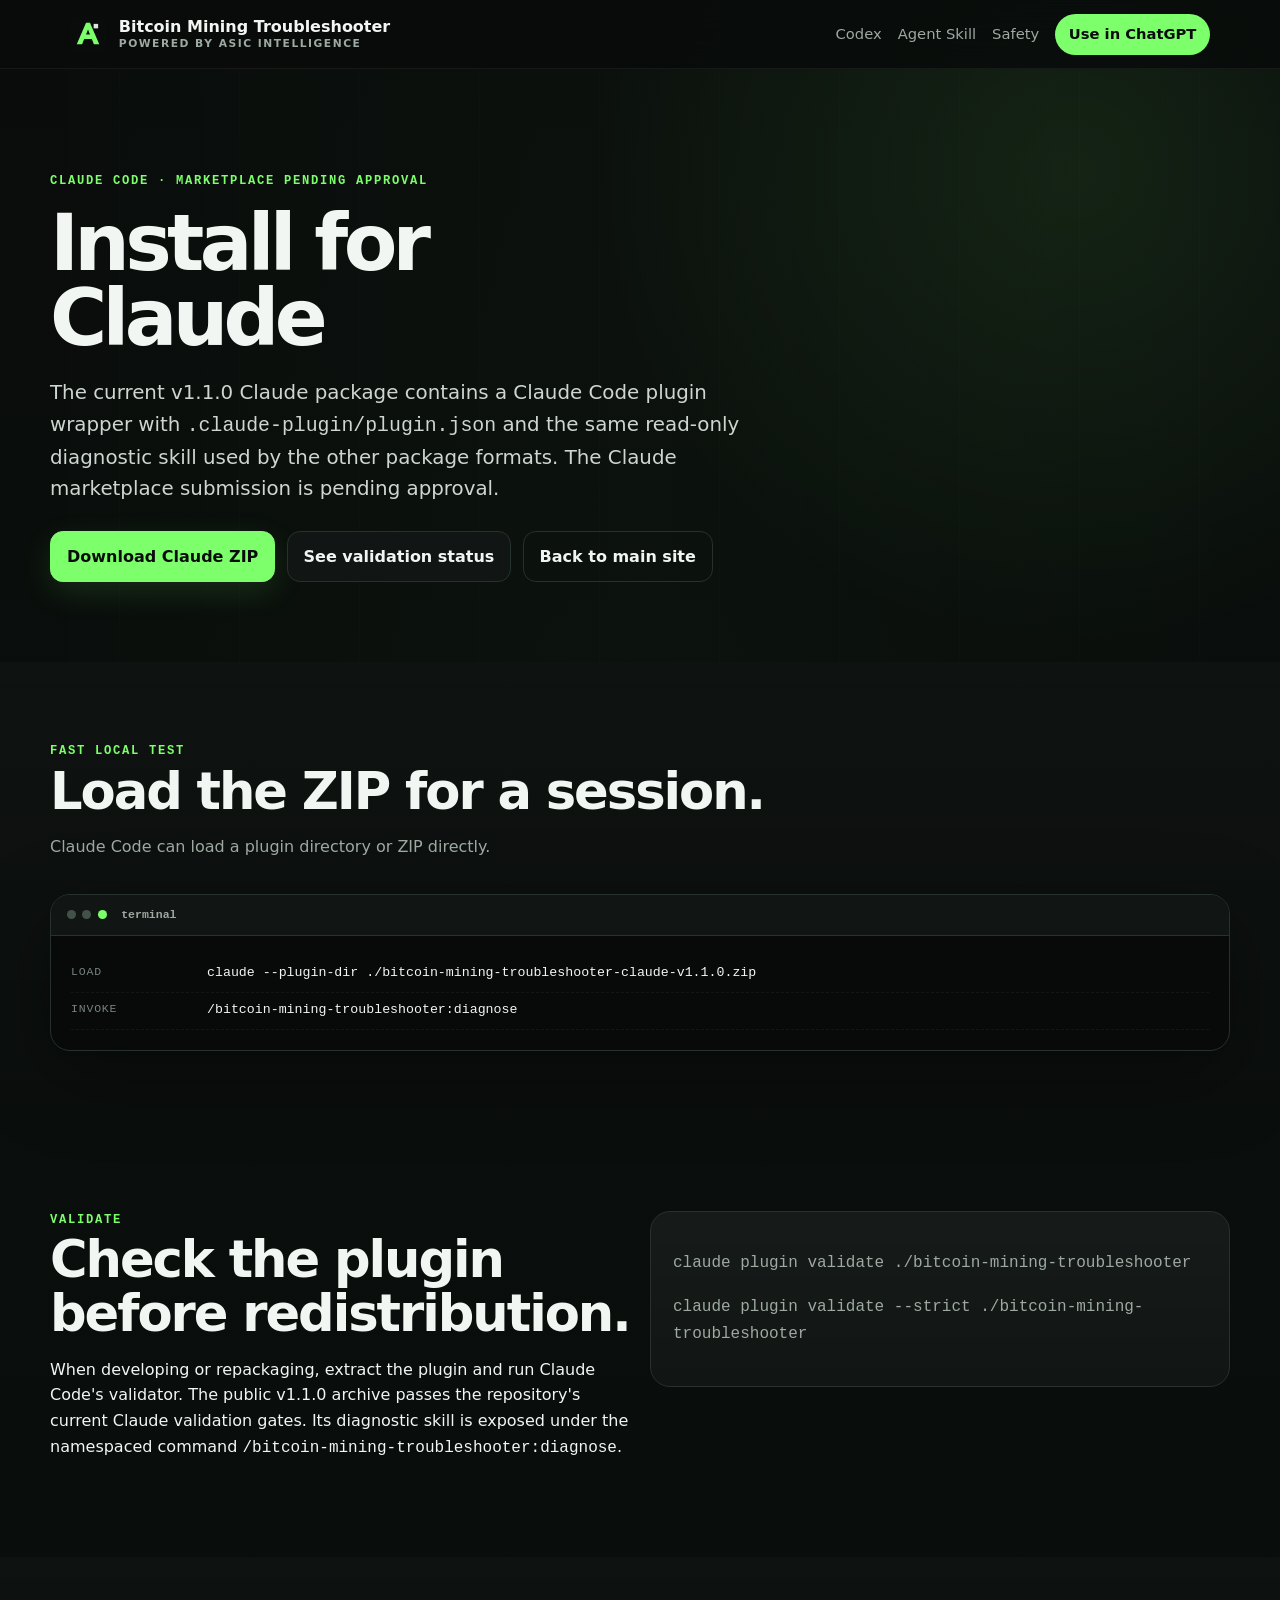
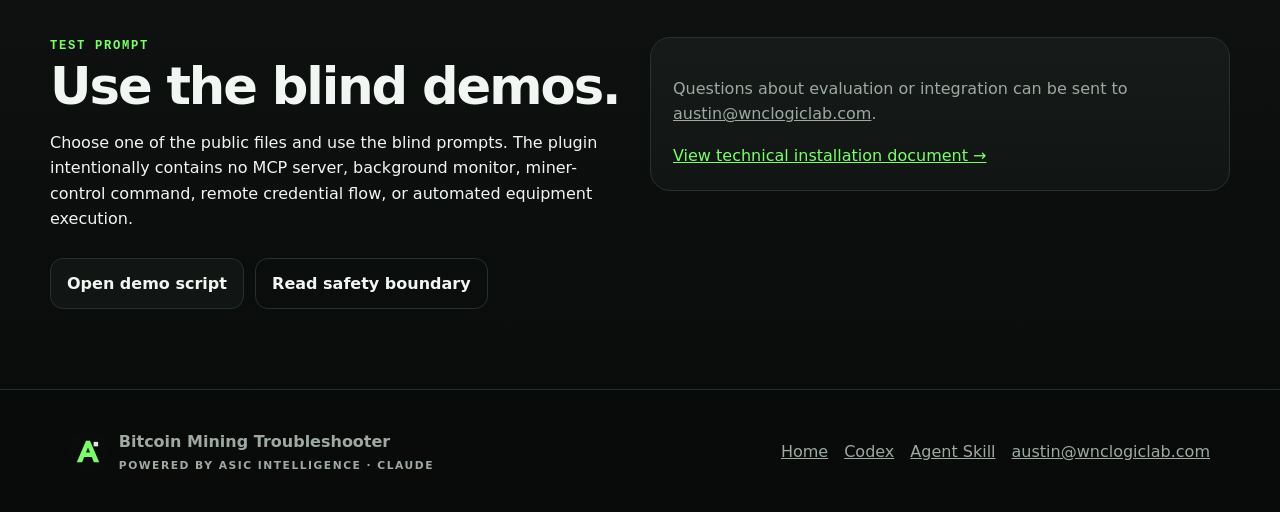
<file: docs/install-claude.html>
<!doctype html><html lang="en"><head><meta charset="utf-8"><meta name="viewport" content="width=device-width,initial-scale=1"><meta name="description" content="Install and validate the Bitcoin Mining Troubleshooter for Claude Code. Marketplace approval is currently pending."><meta name="theme-color" content="#090C0B"><link rel="canonical" href="https://kurtuscobain.github.io/ASIC-Intelligence-Plugin-Skill-Package/install-claude.html"><title>Install for Claude — Bitcoin Mining Troubleshooter</title><link rel="icon" href="assets/icon.svg" type="image/svg+xml"><link rel="alternate icon" href="favicon.ico"><link rel="stylesheet" href="styles.css"><script defer src="app.js"></script></head><body><header class="site-header"><div class="header-inner"><a class="brand" href="index.html"><img src="assets/icon.svg" alt=""><span>Bitcoin Mining Troubleshooter<small>Powered by ASIC Intelligence</small></span></a><button class="menu-button" aria-expanded="false" aria-controls="site-nav">Menu</button><nav class="nav" id="site-nav"><a href="install-codex.html">Codex</a><a href="install-agent-skill.html">Agent Skill</a><a href="safety.html">Safety</a><a class="nav-cta" href="https://chatgpt.com/plugins/plugins_6a90d9a9a63c81919cf452b0c4dcb665" data-track="chatgpt_plugin_click" data-placement="claude-nav">Use in ChatGPT</a></nav></div></header><main id="main"><section class="hero"><div class="container"><div class="eyebrow">Claude Code · Marketplace pending approval</div><h1>Install for Claude</h1><p class="lead">The current v1.1.0 Claude package contains a Claude Code plugin wrapper with <code>.claude-plugin/plugin.json</code> and the same read-only diagnostic skill used by the other package formats. The Claude marketplace submission is pending approval.</p><div class="hero-actions"><a class="button primary" href="https://github.com/KurtusCobain/ASIC-Intelligence-Plugin-Skill-Package/releases/download/v1.1.0/bitcoin-mining-troubleshooter-claude-v1.1.0.zip" data-track="package_download" data-package="claude" data-version="1.1.0">Download Claude ZIP</a><a class="button secondary" href="benchmarks.html">See validation status</a><a class="button ghost" href="index.html">Back to main site</a></div></div></section><section class="section alt"><div class="container"><div class="section-heading"><div class="eyebrow">Fast local test</div><h2>Load the ZIP for a session.</h2><p>Claude Code can load a plugin directory or ZIP directly.</p></div><div class="terminal"><div class="terminal-bar"><span></span><span></span><span></span><b>terminal</b></div><div class="terminal-body"><div class="line"><span class="label">LOAD</span><span>claude --plugin-dir ./bitcoin-mining-troubleshooter-claude-v1.1.0.zip</span></div><div class="line"><span class="label">INVOKE</span><span>/bitcoin-mining-troubleshooter:diagnose</span></div></div></div></div></section><section class="section"><div class="container split"><div><div class="eyebrow">Validate</div><h2>Check the plugin before redistribution.</h2><p>When developing or repackaging, extract the plugin and run Claude Code's validator. The public v1.1.0 archive passes the repository's current Claude validation gates. Its diagnostic skill is exposed under the namespaced command <code>/bitcoin-mining-troubleshooter:diagnose</code>.</p></div><div class="card"><p><code>claude plugin validate ./bitcoin-mining-troubleshooter</code></p><p><code>claude plugin validate --strict ./bitcoin-mining-troubleshooter</code></p></div></div></section><section class="section alt"><div class="container split"><div><div class="eyebrow">Test prompt</div><h2>Use the blind demos.</h2><p>Choose one of the public files and use the blind prompts. The plugin intentionally contains no MCP server, background monitor, miner-control command, remote credential flow, or automated equipment execution.</p><div class="button-row"><a class="button secondary" href="https://github.com/KurtusCobain/ASIC-Intelligence-Plugin-Skill-Package/raw/main/demos/DEMO-SCRIPT.md" data-track="demo_file_open" data-demo="demo-script">Open demo script</a><a class="button ghost" href="safety.html">Read safety boundary</a></div></div><div class="card"><p>Questions about evaluation or integration can be sent to <a href="mailto:austin@wnclogiclab.com">austin@wnclogiclab.com</a>.</p><a href="https://github.com/KurtusCobain/ASIC-Intelligence-Plugin-Skill-Package/blob/main/docs/INSTALL-CLAUDE.md">View technical installation document →</a></div></div></section></main><footer><div class="footer-inner"><div><img src="assets/icon.svg" alt=""><span><strong>Bitcoin Mining Troubleshooter</strong><small>Powered by ASIC Intelligence · Claude</small></span></div><nav><a href="index.html">Home</a><a href="install-codex.html">Codex</a><a href="install-agent-skill.html">Agent Skill</a><a href="mailto:austin@wnclogiclab.com">austin@wnclogiclab.com</a></nav></div></footer></body></html>
</file>
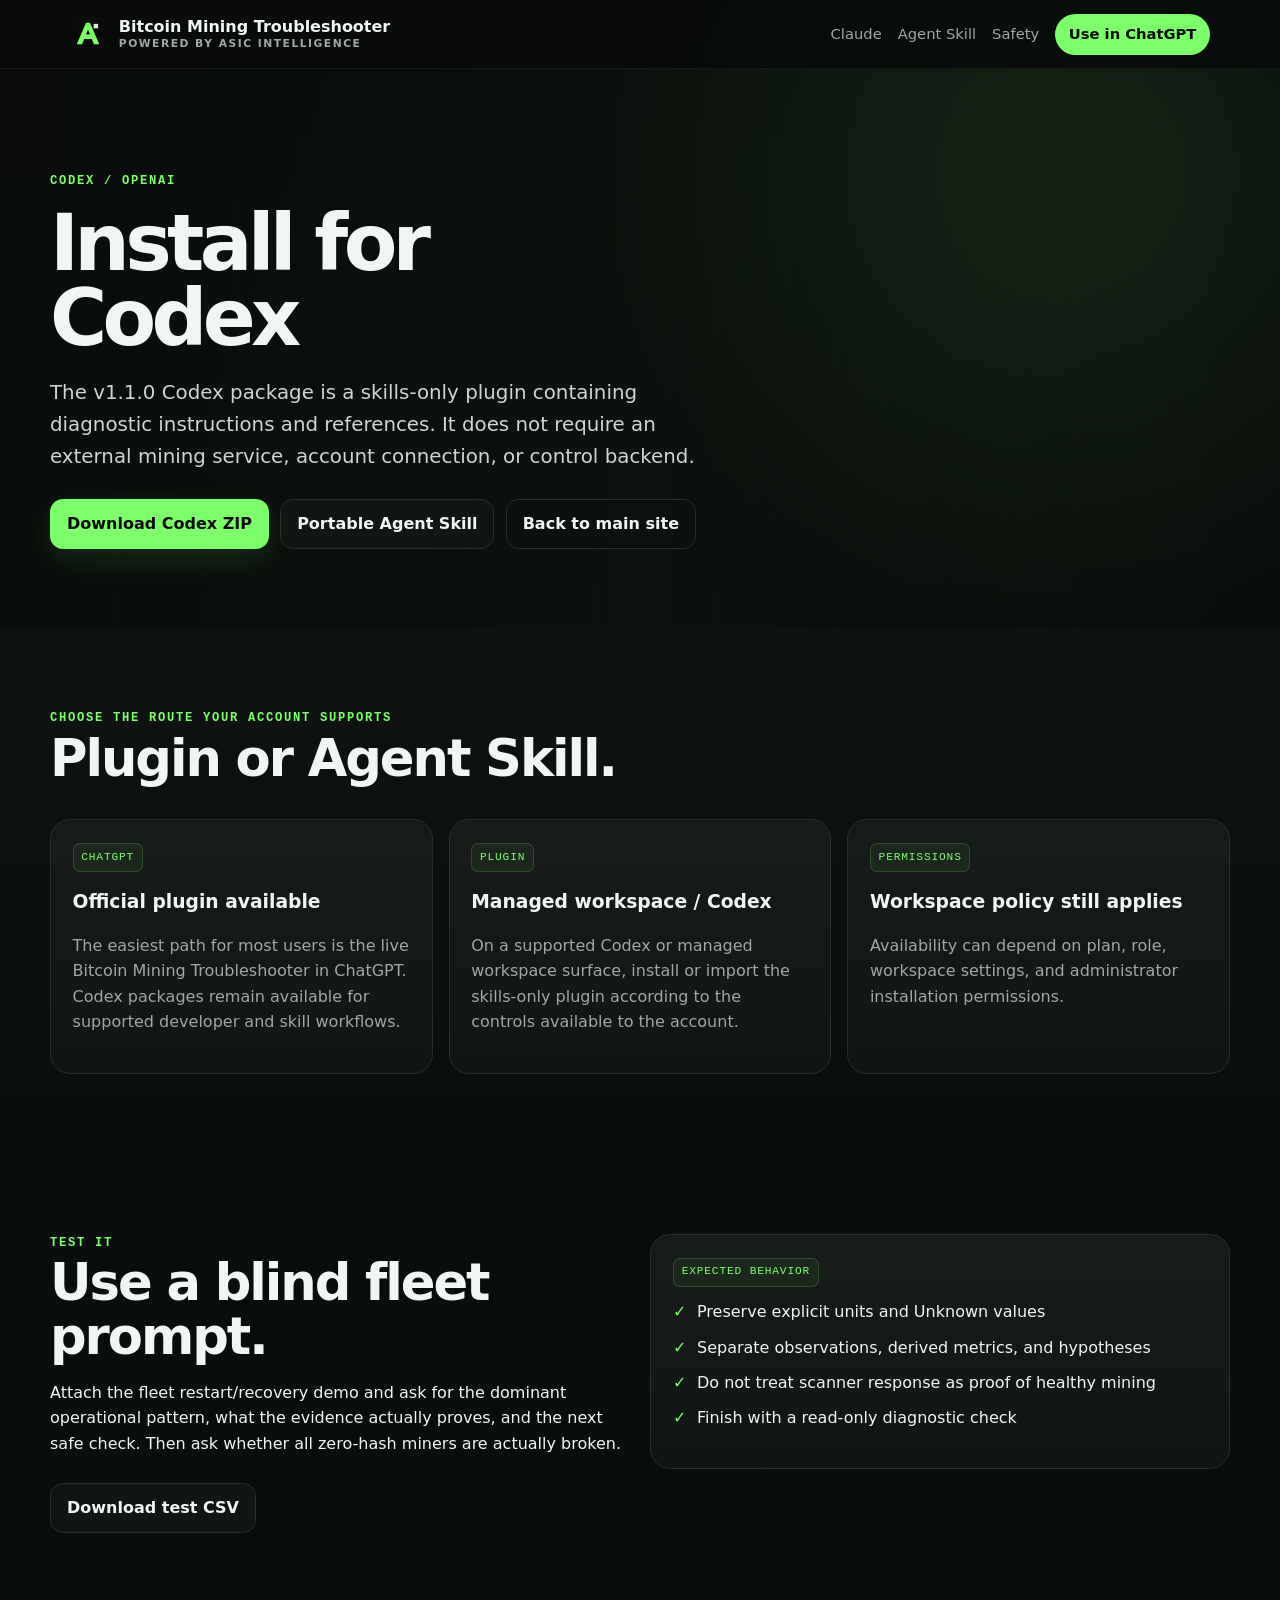
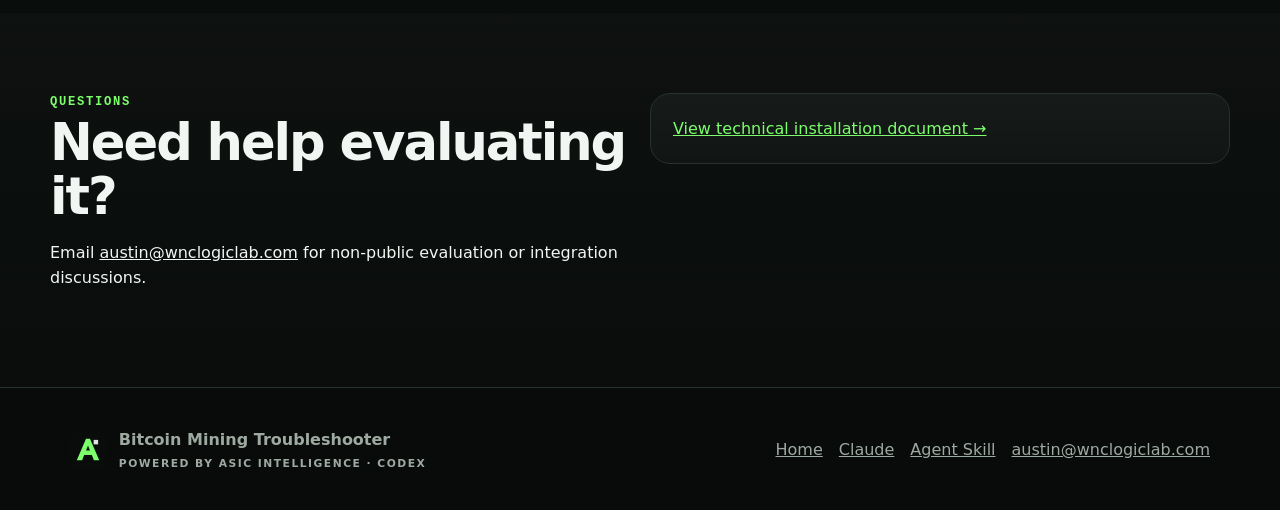
<file: docs/install-codex.html>
<!doctype html><html lang="en"><head><meta charset="utf-8"><meta name="viewport" content="width=device-width,initial-scale=1"><meta name="description" content="Install the ASIC Intelligence Bitcoin Mining Troubleshooter for Codex and supported ChatGPT skill surfaces."><meta name="theme-color" content="#090C0B"><link rel="canonical" href="https://kurtuscobain.github.io/ASIC-Intelligence-Plugin-Skill-Package/install-codex.html"><title>Install for Codex — Bitcoin Mining Troubleshooter</title><link rel="icon" href="assets/icon.svg" type="image/svg+xml"><link rel="alternate icon" href="favicon.ico"><link rel="stylesheet" href="styles.css"><script defer src="app.js"></script></head><body><header class="site-header"><div class="header-inner"><a class="brand" href="index.html"><img src="assets/icon.svg" alt=""><span>Bitcoin Mining Troubleshooter<small>Powered by ASIC Intelligence</small></span></a><button class="menu-button" aria-expanded="false" aria-controls="site-nav">Menu</button><nav class="nav" id="site-nav"><a href="install-claude.html">Claude</a><a href="install-agent-skill.html">Agent Skill</a><a href="safety.html">Safety</a><a class="nav-cta" href="https://chatgpt.com/plugins/plugins_6a90d9a9a63c81919cf452b0c4dcb665" data-track="chatgpt_plugin_click" data-placement="codex-nav">Use in ChatGPT</a></nav></div></header><main id="main"><section class="hero"><div class="container"><div class="eyebrow">Codex / OpenAI</div><h1>Install for Codex</h1><p class="lead">The v1.1.0 Codex package is a skills-only plugin containing diagnostic instructions and references. It does not require an external mining service, account connection, or control backend.</p><div class="hero-actions"><a class="button primary" href="https://github.com/KurtusCobain/ASIC-Intelligence-Plugin-Skill-Package/releases/download/v1.1.0/bitcoin-mining-troubleshooter-codex-v1.1.0.zip" data-track="package_download" data-package="codex" data-version="1.1.0">Download Codex ZIP</a><a class="button secondary" href="install-agent-skill.html">Portable Agent Skill</a><a class="button ghost" href="index.html">Back to main site</a></div></div></section><section class="section alt"><div class="container"><div class="section-heading"><div class="eyebrow">Choose the route your account supports</div><h2>Plugin or Agent Skill.</h2></div><div class="grid-3"><article class="card"><span class="tag">CHATGPT</span><h3>Official plugin available</h3><p>The easiest path for most users is the live Bitcoin Mining Troubleshooter in ChatGPT. Codex packages remain available for supported developer and skill workflows.</p></article><article class="card"><span class="tag">PLUGIN</span><h3>Managed workspace / Codex</h3><p>On a supported Codex or managed workspace surface, install or import the skills-only plugin according to the controls available to the account.</p></article><article class="card"><span class="tag">PERMISSIONS</span><h3>Workspace policy still applies</h3><p>Availability can depend on plan, role, workspace settings, and administrator installation permissions.</p></article></div></div></section><section class="section"><div class="container split"><div><div class="eyebrow">Test it</div><h2>Use a blind fleet prompt.</h2><p>Attach the fleet restart/recovery demo and ask for the dominant operational pattern, what the evidence actually proves, and the next safe check. Then ask whether all zero-hash miners are actually broken.</p><div class="button-row"><a class="button secondary" href="https://github.com/KurtusCobain/ASIC-Intelligence-Plugin-Skill-Package/raw/main/demos/01-fleet-restart-recovery.csv" data-track="demo_file_open" data-demo="fleet-restart">Download test CSV</a></div></div><div class="card"><span class="tag">EXPECTED BEHAVIOR</span><ul class="checks"><li>Preserve explicit units and Unknown values</li><li>Separate observations, derived metrics, and hypotheses</li><li>Do not treat scanner response as proof of healthy mining</li><li>Finish with a read-only diagnostic check</li></ul></div></div></section><section class="section alt"><div class="container split"><div><div class="eyebrow">Questions</div><h2>Need help evaluating it?</h2><p>Email <a href="mailto:austin@wnclogiclab.com">austin@wnclogiclab.com</a> for non-public evaluation or integration discussions.</p></div><div class="card"><a href="https://github.com/KurtusCobain/ASIC-Intelligence-Plugin-Skill-Package/blob/main/docs/INSTALL-CODEX.md">View technical installation document →</a></div></div></section></main><footer><div class="footer-inner"><div><img src="assets/icon.svg" alt=""><span><strong>Bitcoin Mining Troubleshooter</strong><small>Powered by ASIC Intelligence · Codex</small></span></div><nav><a href="index.html">Home</a><a href="install-claude.html">Claude</a><a href="install-agent-skill.html">Agent Skill</a><a href="mailto:austin@wnclogiclab.com">austin@wnclogiclab.com</a></nav></div></footer></body></html>
</file>
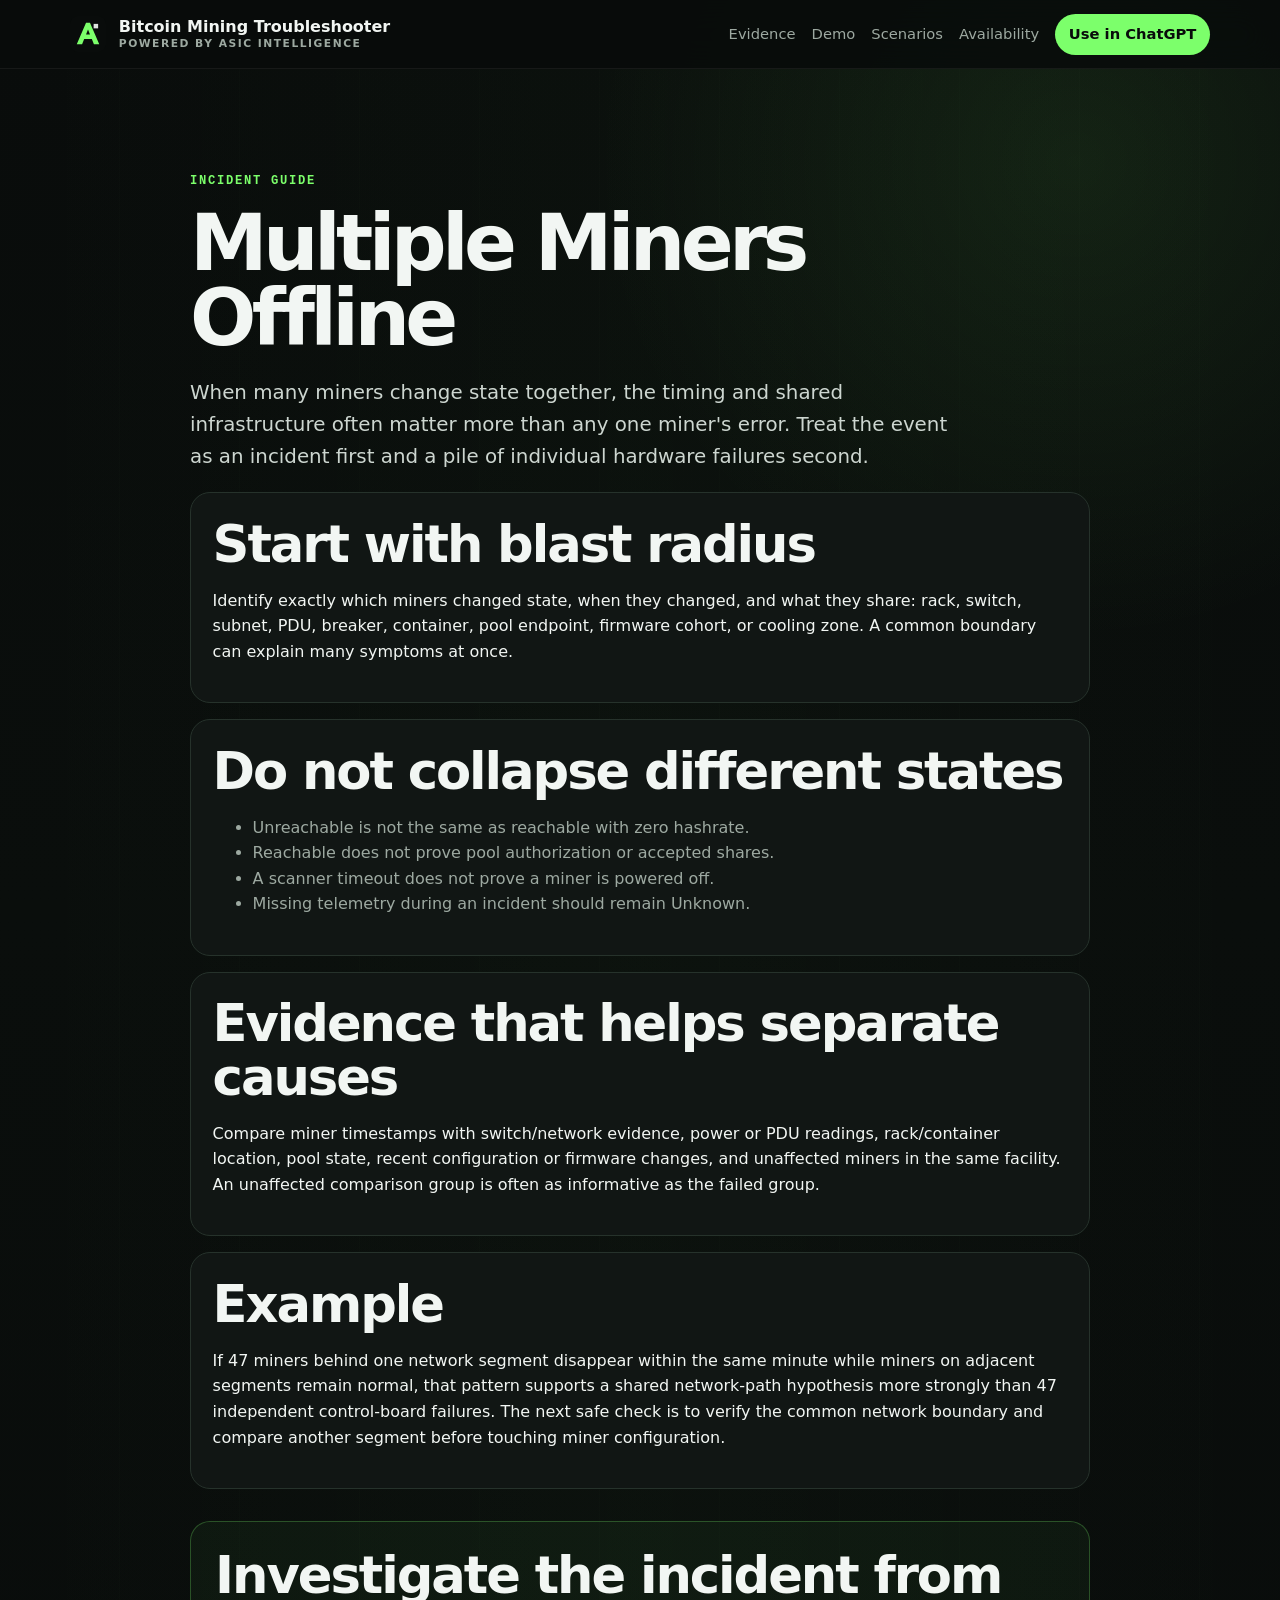
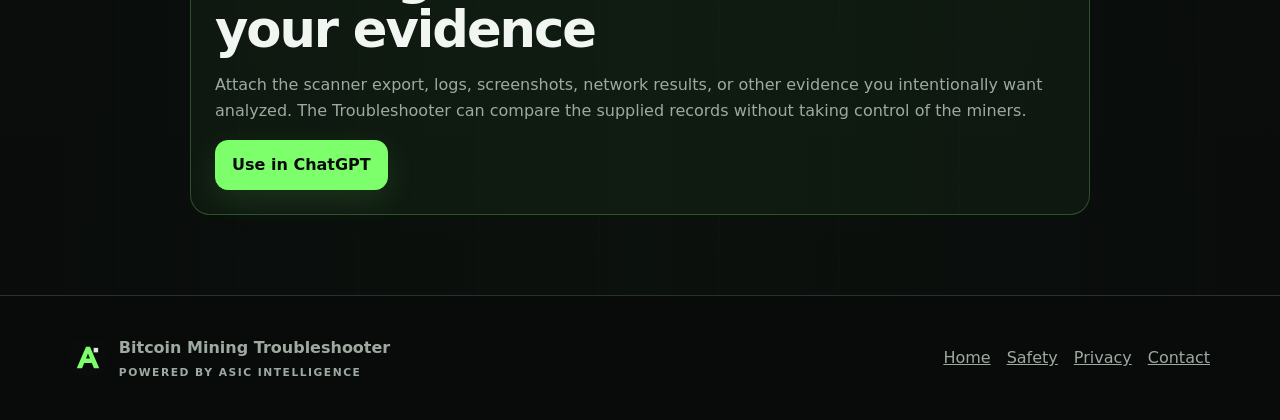
<file: docs/multiple-miners-offline.html>
<!doctype html>
<html lang="en">
<head>
  <meta charset="utf-8">
  <meta name="viewport" content="width=device-width, initial-scale=1">
  <meta name="description" content="How to investigate multiple ASIC miners going offline at once without misdiagnosing dozens of independent hardware failures.">
  <link rel="canonical" href="https://kurtuscobain.github.io/ASIC-Intelligence-Plugin-Skill-Package/multiple-miners-offline.html">
  <title>Multiple Miners Offline | Bitcoin Mining Troubleshooter</title>
  <link rel="icon" href="assets/icon.svg" type="image/svg+xml"><link rel="alternate icon" href="favicon.ico">
  <link rel="stylesheet" href="styles.css">
  <script defer src="app.js"></script>
</head>
<body>
<a class="skip-link" href="#main">Skip to content</a>
<header class="site-header"><div class="header-inner"><a class="brand" href="index.html"><img src="assets/icon.svg" alt=""><span>Bitcoin Mining Troubleshooter<small>Powered by ASIC Intelligence</small></span></a><button class="menu-button" aria-expanded="false" aria-controls="site-nav">Menu</button><nav class="nav" id="site-nav" aria-label="Primary navigation"><a href="index.html#evidence">Evidence</a><a href="index.html#demo">Demo</a><a href="index.html#demos">Scenarios</a><a href="index.html#availability">Availability</a><a class="nav-cta" href="https://chatgpt.com/plugins/plugins_6a90d9a9a63c81919cf452b0c4dcb665" data-track="chatgpt_plugin_click" data-placement="seo-nav">Use in ChatGPT</a></nav></div></header>
<main id="main"><section class="hero"><div class="content-page"><div class="eyebrow">Incident guide</div><h1>Multiple Miners Offline</h1><p class="lead">When many miners change state together, the timing and shared infrastructure often matter more than any one miner's error. Treat the event as an incident first and a pile of individual hardware failures second.</p><div class="content-stack">
<section><h2>Start with blast radius</h2><p>Identify exactly which miners changed state, when they changed, and what they share: rack, switch, subnet, PDU, breaker, container, pool endpoint, firmware cohort, or cooling zone. A common boundary can explain many symptoms at once.</p></section>
<section><h2>Do not collapse different states</h2><ul><li>Unreachable is not the same as reachable with zero hashrate.</li><li>Reachable does not prove pool authorization or accepted shares.</li><li>A scanner timeout does not prove a miner is powered off.</li><li>Missing telemetry during an incident should remain Unknown.</li></ul></section>
<section><h2>Evidence that helps separate causes</h2><p>Compare miner timestamps with switch/network evidence, power or PDU readings, rack/container location, pool state, recent configuration or firmware changes, and unaffected miners in the same facility. An unaffected comparison group is often as informative as the failed group.</p></section>
<section><h2>Example</h2><p>If 47 miners behind one network segment disappear within the same minute while miners on adjacent segments remain normal, that pattern supports a shared network-path hypothesis more strongly than 47 independent control-board failures. The next safe check is to verify the common network boundary and compare another segment before touching miner configuration.</p></section>
</div><div class="cta-panel"><h2>Investigate the incident from your evidence</h2><p>Attach the scanner export, logs, screenshots, network results, or other evidence you intentionally want analyzed. The Troubleshooter can compare the supplied records without taking control of the miners.</p><a class="button primary" href="https://chatgpt.com/plugins/plugins_6a90d9a9a63c81919cf452b0c4dcb665" data-track="chatgpt_plugin_click" data-placement="multiple-offline">Use in ChatGPT</a></div></div></section></main>
<footer><div class="footer-inner"><div><img src="assets/icon.svg" alt=""><span><strong>Bitcoin Mining Troubleshooter</strong><small>Powered by ASIC Intelligence</small></span></div><nav><a href="index.html">Home</a><a href="safety.html">Safety</a><a href="privacy.html">Privacy</a><a href="mailto:austin@wnclogiclab.com">Contact</a></nav></div></footer>
</body>
</html>
</file>
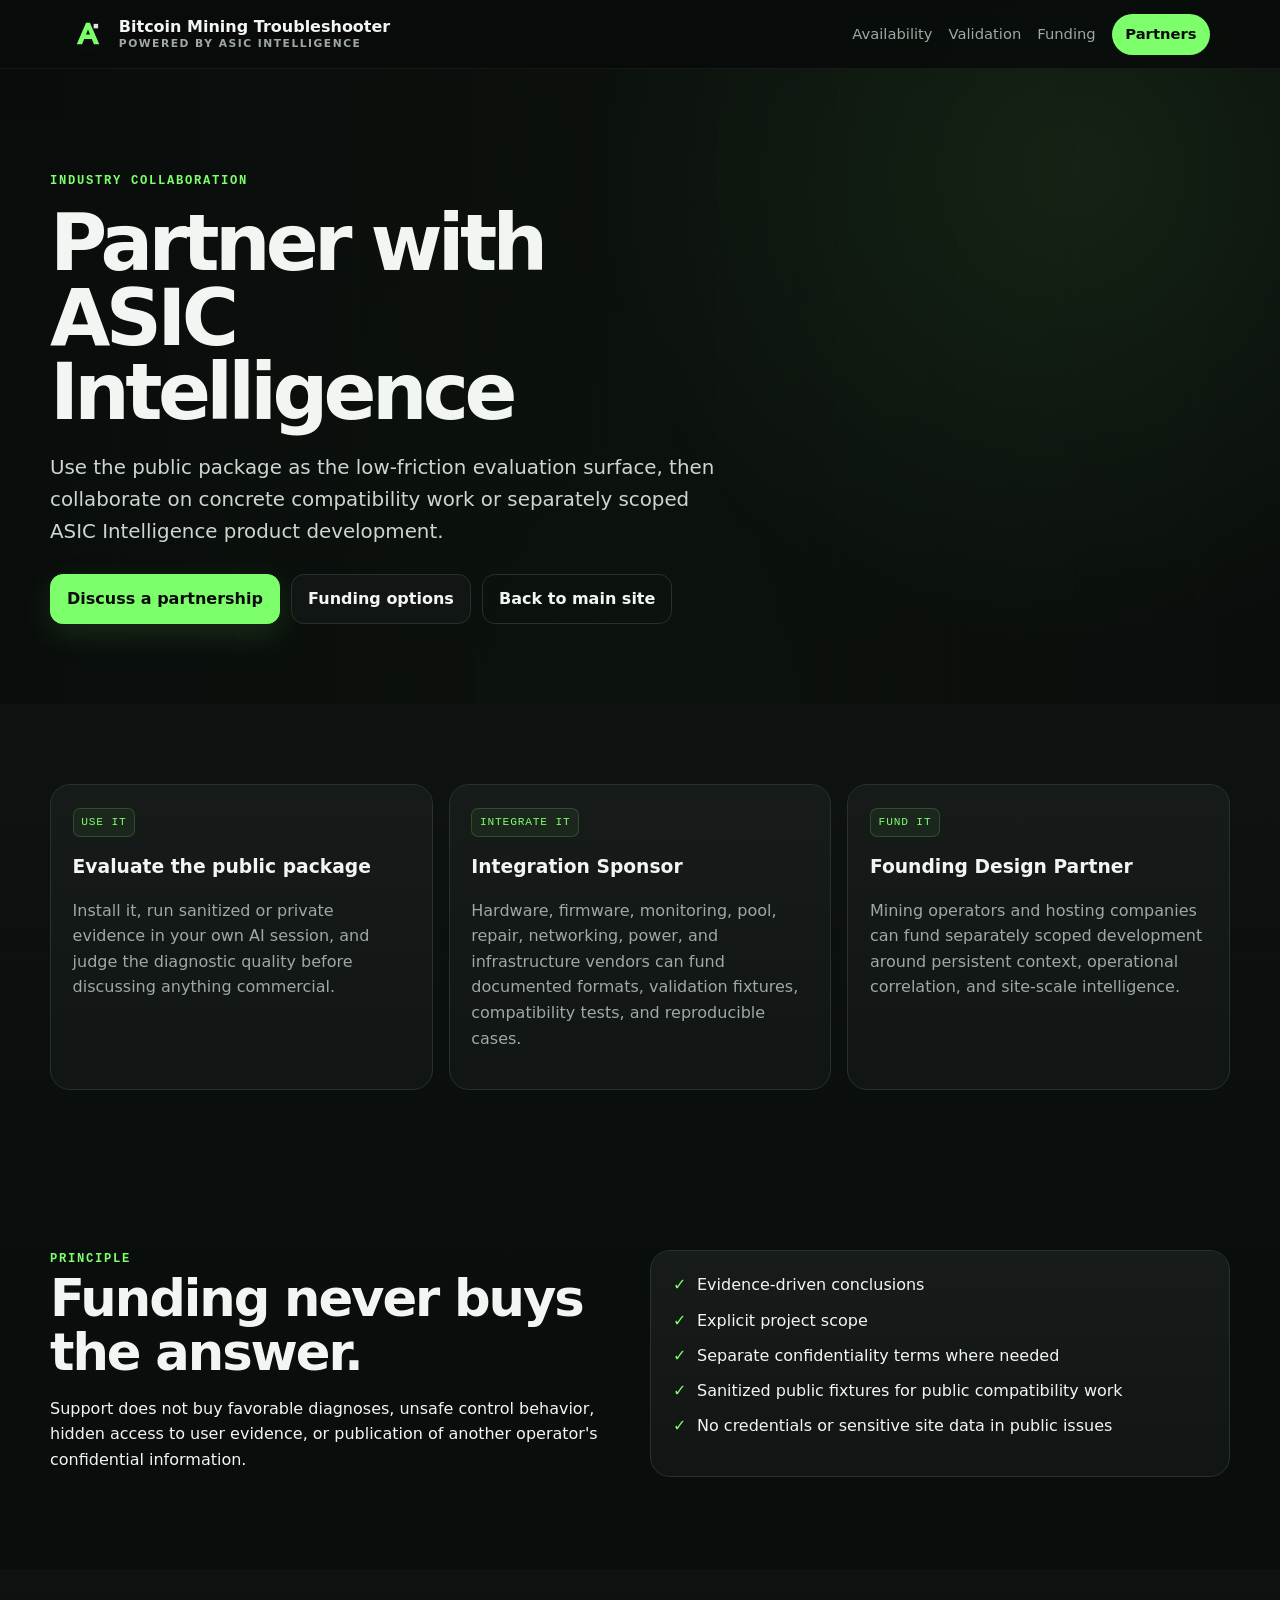
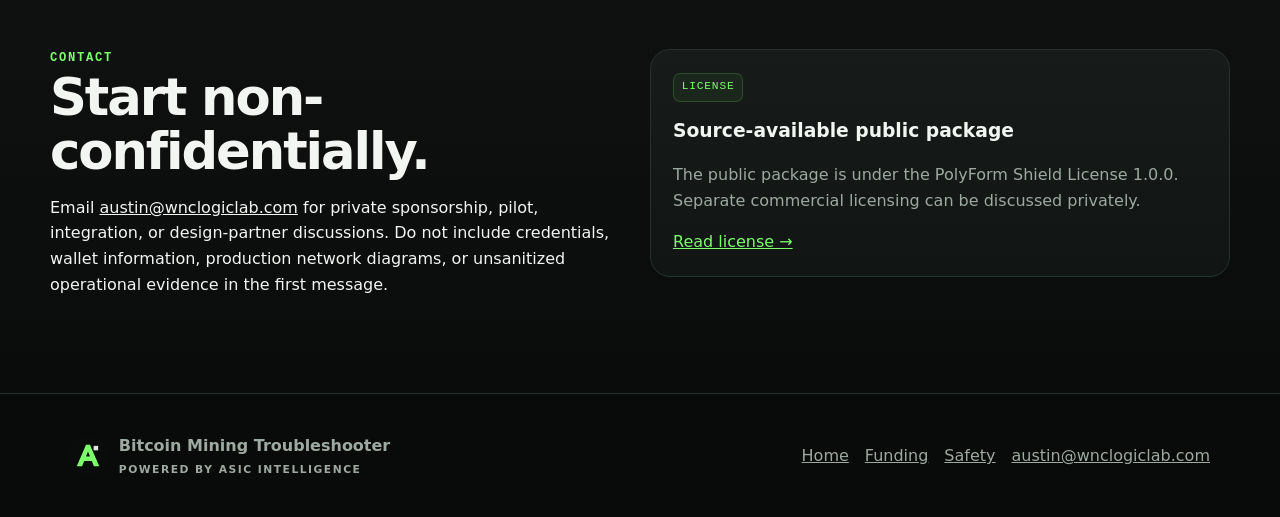
<file: docs/partners.html>
<!doctype html><html lang="en"><head><meta charset="utf-8"><meta name="viewport" content="width=device-width,initial-scale=1"><meta name="description" content="ASIC Intelligence partnership paths for operators, hosting companies, and mining technology vendors."><meta name="theme-color" content="#090C0B"><link rel="canonical" href="https://kurtuscobain.github.io/ASIC-Intelligence-Plugin-Skill-Package/partners.html"><title>Partner with ASIC Intelligence</title><link rel="icon" href="assets/icon.svg" type="image/svg+xml"><link rel="alternate icon" href="favicon.ico"><link rel="stylesheet" href="styles.css"><script defer src="app.js"></script></head><body><header class="site-header"><div class="header-inner"><a class="brand" href="index.html"><img src="assets/icon.svg" alt=""><span>Bitcoin Mining Troubleshooter<small>Powered by ASIC Intelligence</small></span></a><button class="menu-button" aria-expanded="false" aria-controls="site-nav">Menu</button><nav class="nav" id="site-nav"><a href="index.html#availability">Availability</a><a href="benchmarks.html">Validation</a><a href="funding.html">Funding</a><a class="nav-cta" href="partners.html">Partners</a></nav></div></header><main id="main"><section class="hero"><div class="container"><div class="eyebrow">Industry collaboration</div><h1>Partner with ASIC Intelligence</h1><p class="lead">Use the public package as the low-friction evaluation surface, then collaborate on concrete compatibility work or separately scoped ASIC Intelligence product development.</p><div class="hero-actions"><a class="button primary" href="mailto:austin@wnclogiclab.com?subject=ASIC%20Intelligence%20Partnership">Discuss a partnership</a><a class="button secondary" href="funding.html">Funding options</a><a class="button ghost" href="index.html">Back to main site</a></div></div></section><section class="section alt"><div class="container"><div class="grid-3"><article class="card"><span class="tag">USE IT</span><h3>Evaluate the public package</h3><p>Install it, run sanitized or private evidence in your own AI session, and judge the diagnostic quality before discussing anything commercial.</p></article><article class="card"><span class="tag">INTEGRATE IT</span><h3>Integration Sponsor</h3><p>Hardware, firmware, monitoring, pool, repair, networking, power, and infrastructure vendors can fund documented formats, validation fixtures, compatibility tests, and reproducible cases.</p></article><article class="card"><span class="tag">FUND IT</span><h3>Founding Design Partner</h3><p>Mining operators and hosting companies can fund separately scoped development around persistent context, operational correlation, and site-scale intelligence.</p></article></div></div></section><section class="section"><div class="container split"><div><div class="eyebrow">Principle</div><h2>Funding never buys the answer.</h2><p>Support does not buy favorable diagnoses, unsafe control behavior, hidden access to user evidence, or publication of another operator's confidential information.</p></div><div class="card"><ul class="checks"><li>Evidence-driven conclusions</li><li>Explicit project scope</li><li>Separate confidentiality terms where needed</li><li>Sanitized public fixtures for public compatibility work</li><li>No credentials or sensitive site data in public issues</li></ul></div></div></section><section class="section alt"><div class="container split"><div><div class="eyebrow">Contact</div><h2>Start non-confidentially.</h2><p>Email <a href="mailto:austin@wnclogiclab.com">austin@wnclogiclab.com</a> for private sponsorship, pilot, integration, or design-partner discussions. Do not include credentials, wallet information, production network diagrams, or unsanitized operational evidence in the first message.</p></div><div class="card"><span class="tag">LICENSE</span><h3>Source-available public package</h3><p>The public package is under the PolyForm Shield License 1.0.0. Separate commercial licensing can be discussed privately.</p><a href="https://github.com/KurtusCobain/ASIC-Intelligence-Plugin-Skill-Package/blob/main/LICENSE">Read license →</a></div></div></section></main><footer><div class="footer-inner"><div><img src="assets/icon.svg" alt=""><span><strong>Bitcoin Mining Troubleshooter</strong><small>Powered by ASIC Intelligence</small></span></div><nav><a href="index.html">Home</a><a href="funding.html">Funding</a><a href="safety.html">Safety</a><a href="mailto:austin@wnclogiclab.com">austin@wnclogiclab.com</a></nav></div></footer></body></html>
</file>
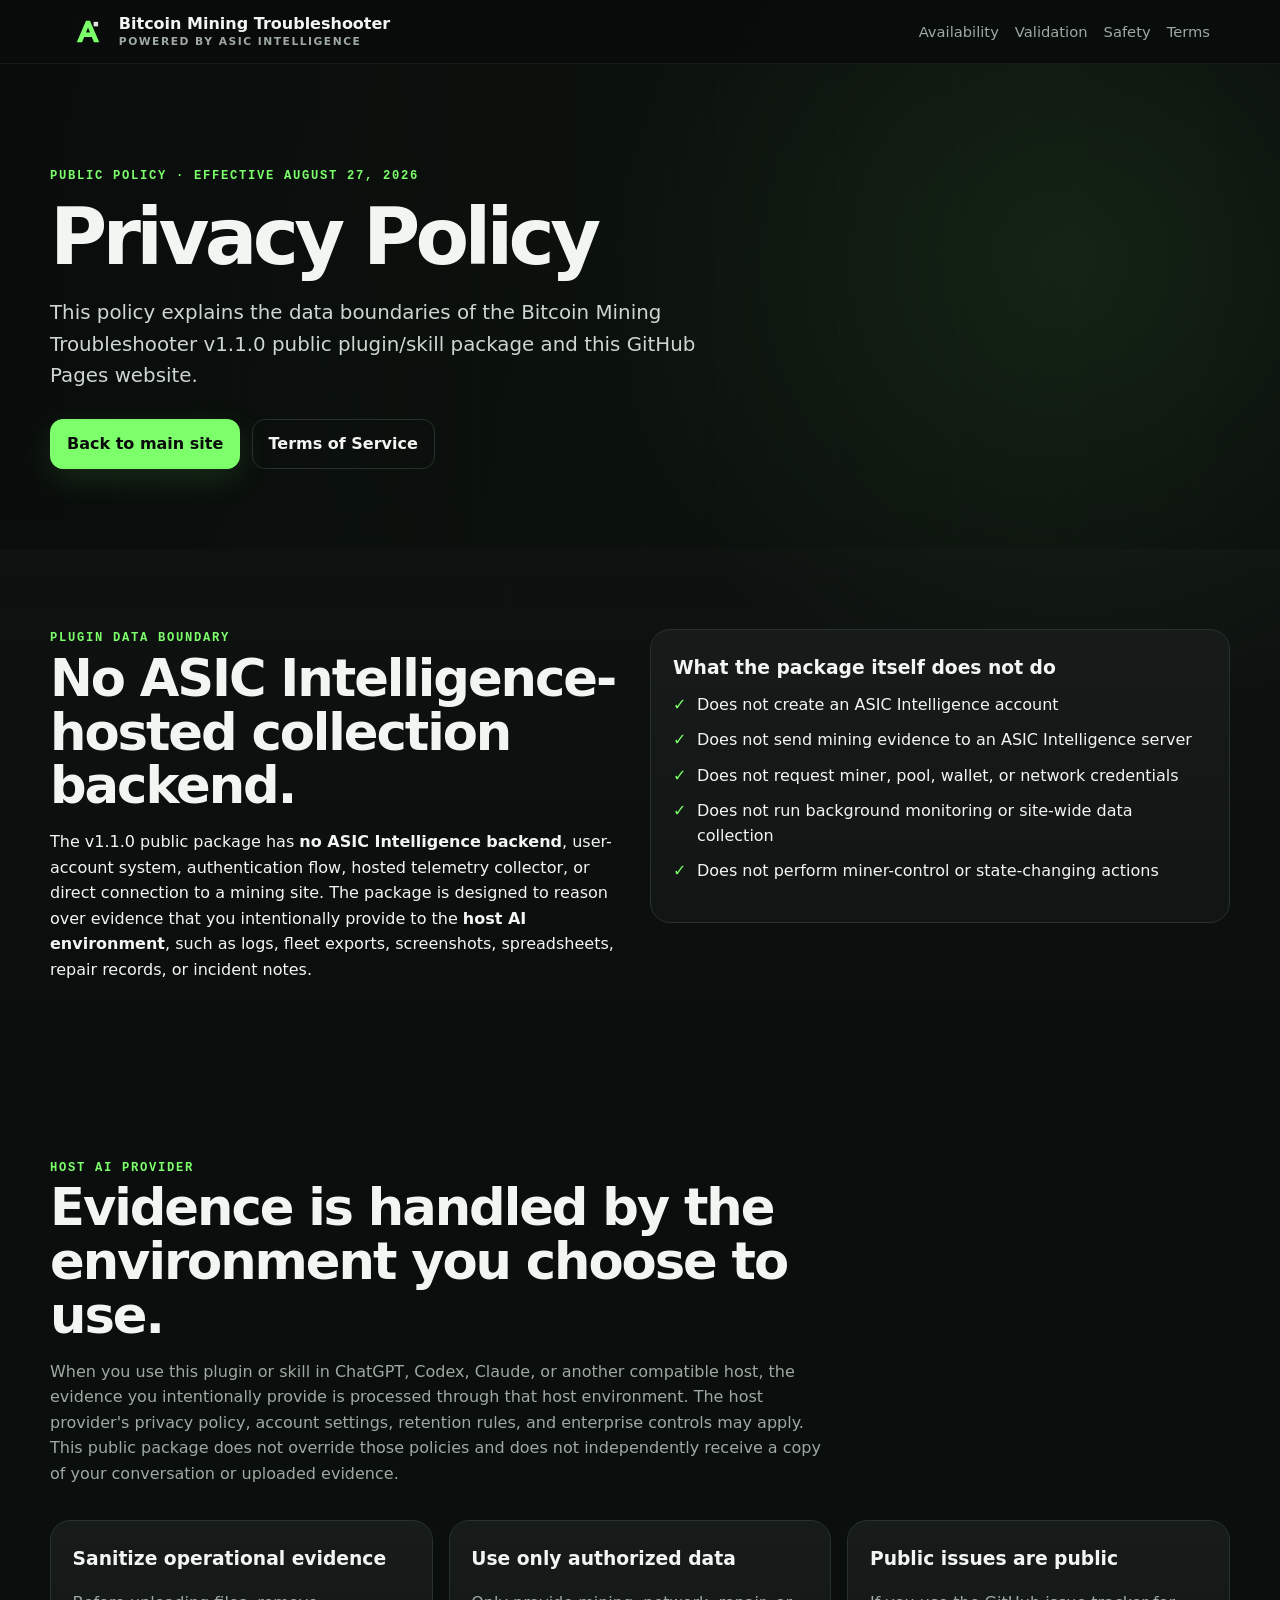
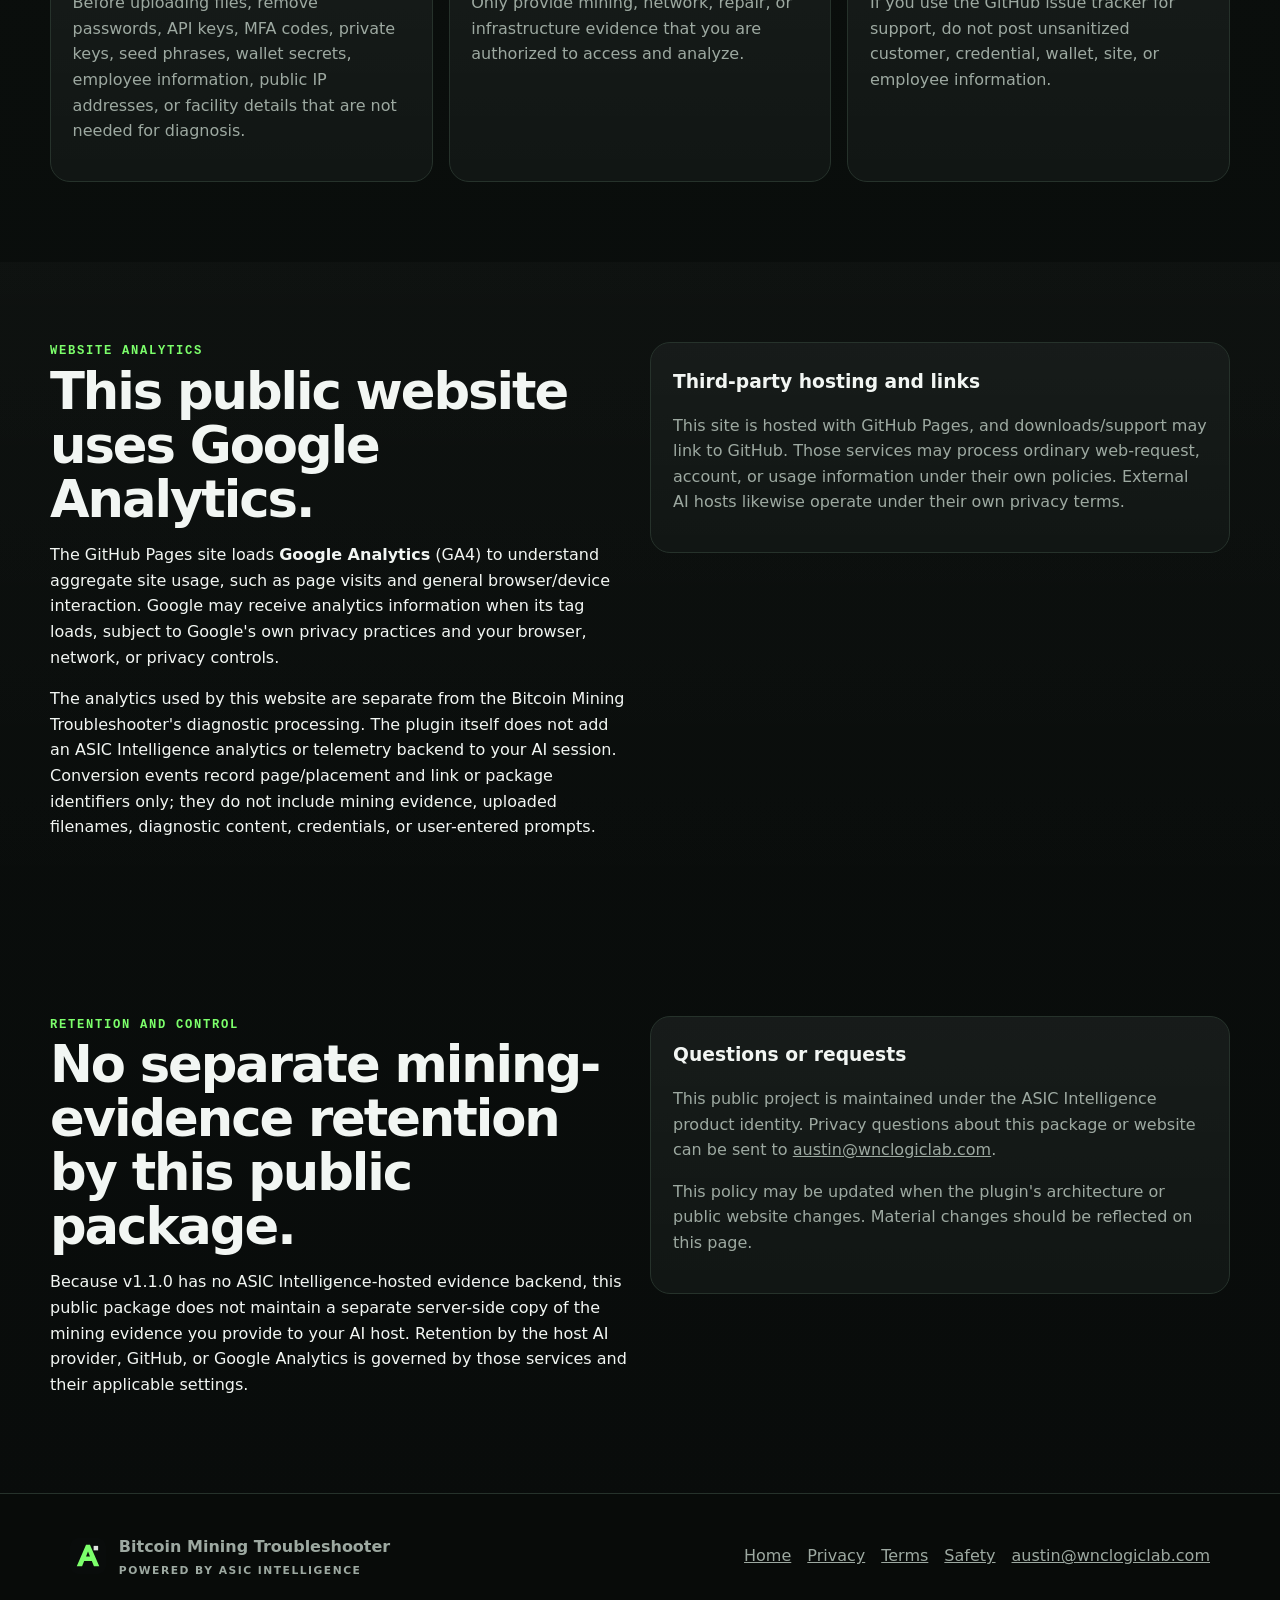
<file: docs/privacy.html>
<!doctype html><html lang="en"><head><meta charset="utf-8"><meta name="viewport" content="width=device-width,initial-scale=1"><meta name="description" content="Privacy policy for the Bitcoin Mining Troubleshooter plugin and public website."><meta name="theme-color" content="#090C0B"><link rel="canonical" href="https://kurtuscobain.github.io/ASIC-Intelligence-Plugin-Skill-Package/privacy.html"><title>Privacy Policy — Bitcoin Mining Troubleshooter</title><link rel="icon" href="assets/icon.svg" type="image/svg+xml"><link rel="alternate icon" href="favicon.ico"><link rel="stylesheet" href="styles.css"><script defer src="app.js"></script></head><body><header class="site-header"><div class="header-inner"><a class="brand" href="index.html"><img src="assets/icon.svg" alt=""><span>Bitcoin Mining Troubleshooter<small>Powered by ASIC Intelligence</small></span></a><button class="menu-button" aria-expanded="false" aria-controls="site-nav">Menu</button><nav class="nav" id="site-nav"><a href="index.html#availability">Availability</a><a href="benchmarks.html">Validation</a><a href="safety.html">Safety</a><a href="terms.html">Terms</a></nav></div></header><main id="main"><section class="hero"><div class="container"><div class="eyebrow">Public policy · Effective August 27, 2026</div><h1>Privacy Policy</h1><p class="lead">This policy explains the data boundaries of the Bitcoin Mining Troubleshooter v1.1.0 public plugin/skill package and this GitHub Pages website.</p><div class="hero-actions"><a class="button primary" href="index.html">Back to main site</a><a class="button ghost" href="terms.html">Terms of Service</a></div></div></section><section class="section alt"><div class="container split"><div><div class="eyebrow">Plugin data boundary</div><h2>No ASIC Intelligence-hosted collection backend.</h2><p>The v1.1.0 public package has <strong>no ASIC Intelligence backend</strong>, user-account system, authentication flow, hosted telemetry collector, or direct connection to a mining site. The package is designed to reason over evidence that you intentionally provide to the <strong>host AI environment</strong>, such as logs, fleet exports, screenshots, spreadsheets, repair records, or incident notes.</p></div><div class="card"><h3>What the package itself does not do</h3><ul class="checks"><li>Does not create an ASIC Intelligence account</li><li>Does not send mining evidence to an ASIC Intelligence server</li><li>Does not request miner, pool, wallet, or network credentials</li><li>Does not run background monitoring or site-wide data collection</li><li>Does not perform miner-control or state-changing actions</li></ul></div></div></section><section class="section"><div class="container"><div class="section-heading"><div class="eyebrow">Host AI provider</div><h2>Evidence is handled by the environment you choose to use.</h2><p>When you use this plugin or skill in ChatGPT, Codex, Claude, or another compatible host, the evidence you intentionally provide is processed through that host environment. The host provider's privacy policy, account settings, retention rules, and enterprise controls may apply. This public package does not override those policies and does not independently receive a copy of your conversation or uploaded evidence.</p></div><div class="grid-3"><article class="card"><h3>Sanitize operational evidence</h3><p>Before uploading files, remove passwords, API keys, MFA codes, private keys, seed phrases, wallet secrets, employee information, public IP addresses, or facility details that are not needed for diagnosis.</p></article><article class="card"><h3>Use only authorized data</h3><p>Only provide mining, network, repair, or infrastructure evidence that you are authorized to access and analyze.</p></article><article class="card"><h3>Public issues are public</h3><p>If you use the GitHub issue tracker for support, do not post unsanitized customer, credential, wallet, site, or employee information.</p></article></div></div></section><section class="section alt"><div class="container split"><div><div class="eyebrow">Website analytics</div><h2>This public website uses Google Analytics.</h2><p>The GitHub Pages site loads <strong>Google Analytics</strong> (GA4) to understand aggregate site usage, such as page visits and general browser/device interaction. Google may receive analytics information when its tag loads, subject to Google's own privacy practices and your browser, network, or privacy controls.</p><p>The analytics used by this website are separate from the Bitcoin Mining Troubleshooter's diagnostic processing. The plugin itself does not add an ASIC Intelligence analytics or telemetry backend to your AI session. Conversion events record page/placement and link or package identifiers only; they do not include mining evidence, uploaded filenames, diagnostic content, credentials, or user-entered prompts.</p></div><div class="card"><h3>Third-party hosting and links</h3><p>This site is hosted with GitHub Pages, and downloads/support may link to GitHub. Those services may process ordinary web-request, account, or usage information under their own policies. External AI hosts likewise operate under their own privacy terms.</p></div></div></section><section class="section"><div class="container split"><div><div class="eyebrow">Retention and control</div><h2>No separate mining-evidence retention by this public package.</h2><p>Because v1.1.0 has no ASIC Intelligence-hosted evidence backend, this public package does not maintain a separate server-side copy of the mining evidence you provide to your AI host. Retention by the host AI provider, GitHub, or Google Analytics is governed by those services and their applicable settings.</p></div><div class="card"><h3>Questions or requests</h3><p>This public project is maintained under the ASIC Intelligence product identity. Privacy questions about this package or website can be sent to <a href="mailto:austin@wnclogiclab.com">austin@wnclogiclab.com</a>.</p><p>This policy may be updated when the plugin's architecture or public website changes. Material changes should be reflected on this page.</p></div></div></section></main><footer><div class="footer-inner"><div><img src="assets/icon.svg" alt=""><span><strong>Bitcoin Mining Troubleshooter</strong><small>Powered by ASIC Intelligence</small></span></div><nav><a href="index.html">Home</a><a href="privacy.html">Privacy</a><a href="terms.html">Terms</a><a href="safety.html">Safety</a><a href="mailto:austin@wnclogiclab.com">austin@wnclogiclab.com</a></nav></div></footer></body></html>
</file>
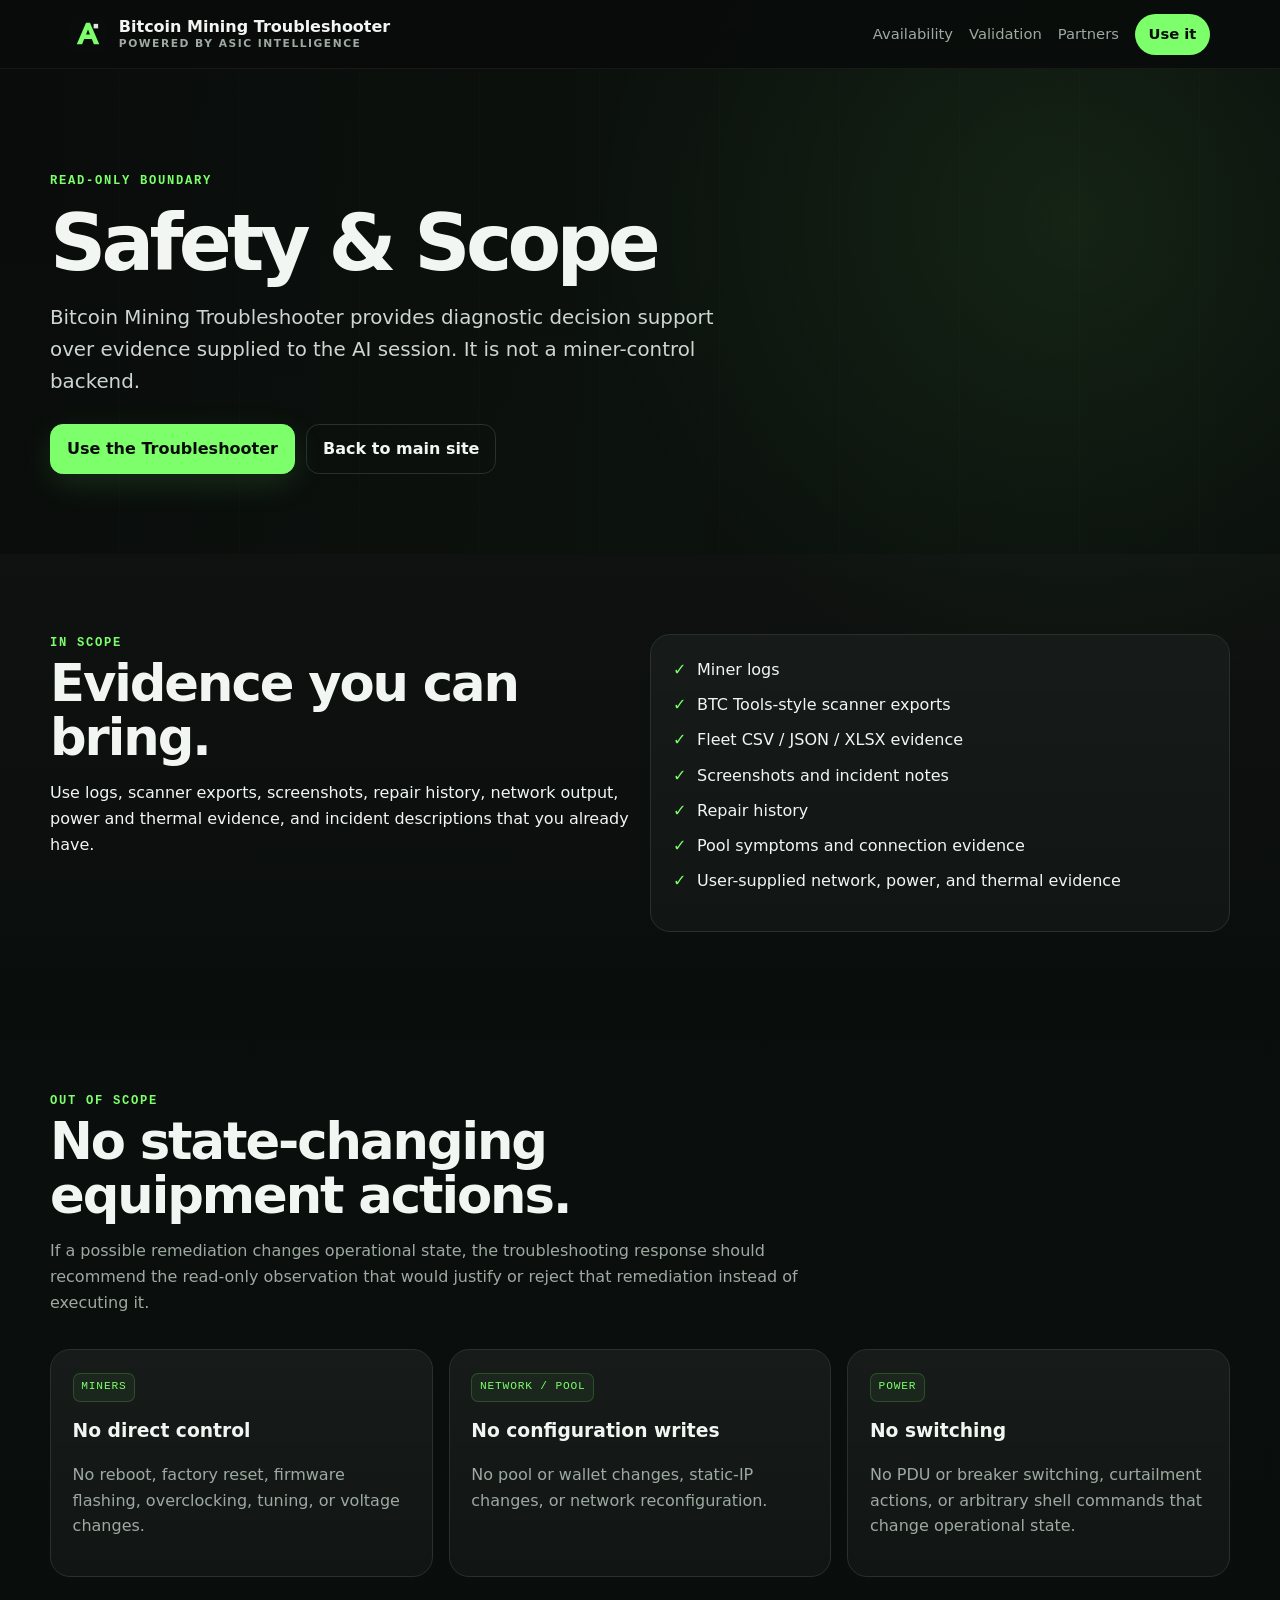
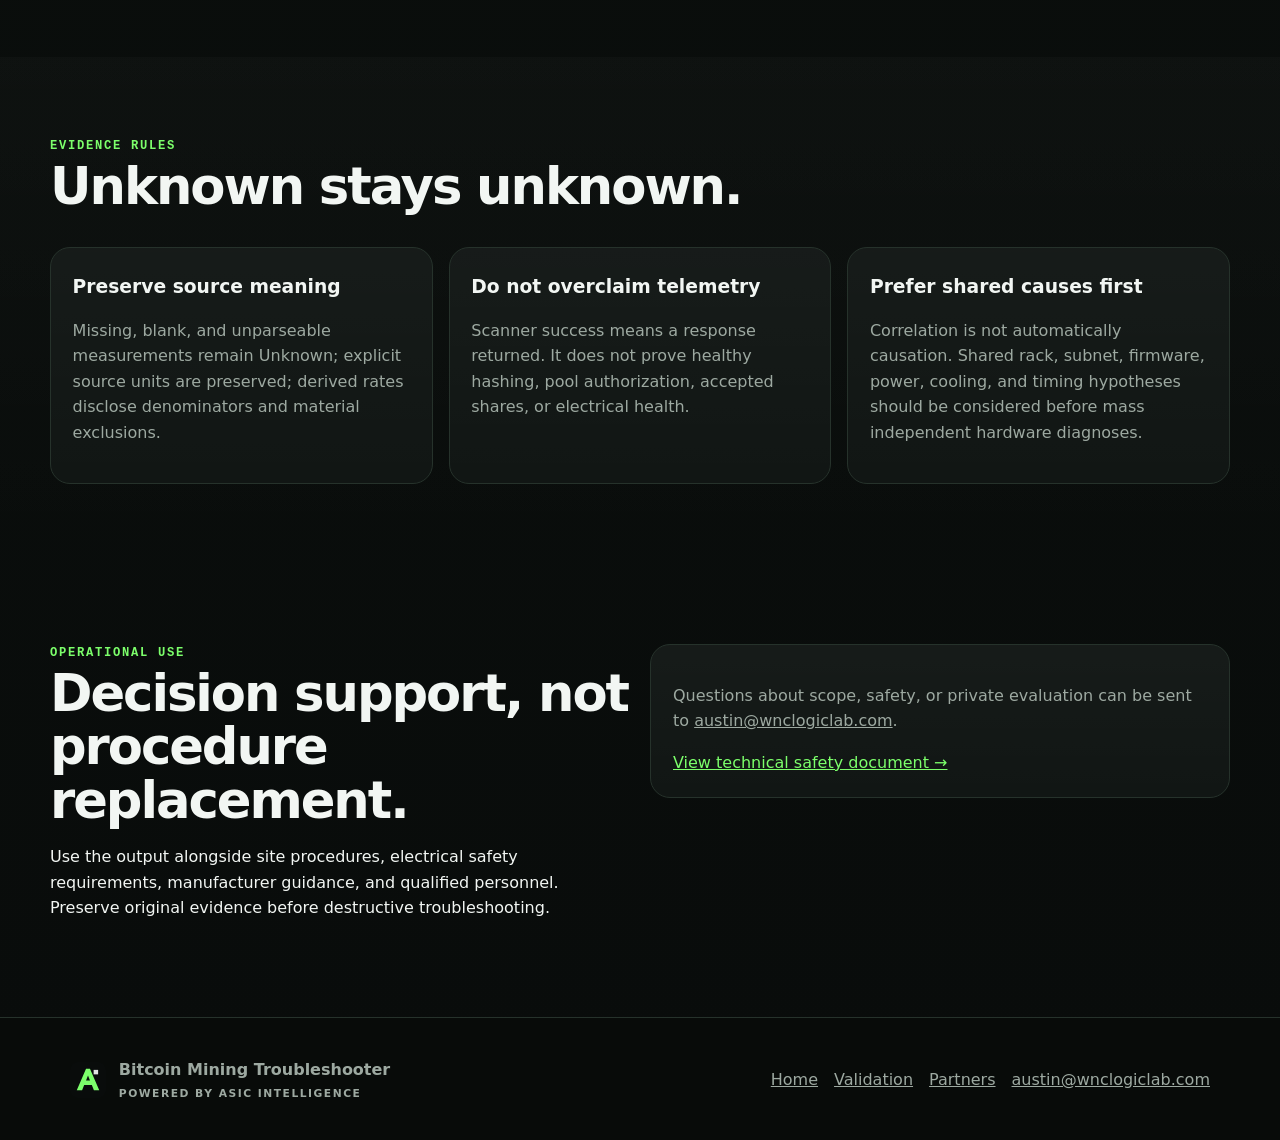
<file: docs/safety.html>
<!doctype html><html lang="en"><head><meta charset="utf-8"><meta name="viewport" content="width=device-width,initial-scale=1"><meta name="description" content="Read-only safety boundary and evidence rules for the Bitcoin Mining Troubleshooter."><meta name="theme-color" content="#090C0B"><link rel="canonical" href="https://kurtuscobain.github.io/ASIC-Intelligence-Plugin-Skill-Package/safety.html"><title>Safety & Scope — Bitcoin Mining Troubleshooter</title><link rel="icon" href="assets/icon.svg" type="image/svg+xml"><link rel="alternate icon" href="favicon.ico"><link rel="stylesheet" href="styles.css"><script defer src="app.js"></script></head><body><header class="site-header"><div class="header-inner"><a class="brand" href="index.html"><img src="assets/icon.svg" alt=""><span>Bitcoin Mining Troubleshooter<small>Powered by ASIC Intelligence</small></span></a><button class="menu-button" aria-expanded="false" aria-controls="site-nav">Menu</button><nav class="nav" id="site-nav"><a href="index.html#availability">Availability</a><a href="benchmarks.html">Validation</a><a href="partners.html">Partners</a><a class="nav-cta" href="index.html#availability">Use it</a></nav></div></header><main id="main"><section class="hero"><div class="container"><div class="eyebrow">Read-only boundary</div><h1>Safety &amp; Scope</h1><p class="lead">Bitcoin Mining Troubleshooter provides diagnostic decision support over evidence supplied to the AI session. It is not a miner-control backend.</p><div class="hero-actions"><a class="button primary" href="index.html#availability">Use the Troubleshooter</a><a class="button ghost" href="index.html">Back to main site</a></div></div></section><section class="section alt"><div class="container split"><div><div class="eyebrow">In scope</div><h2>Evidence you can bring.</h2><p>Use logs, scanner exports, screenshots, repair history, network output, power and thermal evidence, and incident descriptions that you already have.</p></div><div class="card"><ul class="checks"><li>Miner logs</li><li>BTC Tools-style scanner exports</li><li>Fleet CSV / JSON / XLSX evidence</li><li>Screenshots and incident notes</li><li>Repair history</li><li>Pool symptoms and connection evidence</li><li>User-supplied network, power, and thermal evidence</li></ul></div></div></section><section class="section"><div class="container"><div class="section-heading"><div class="eyebrow">Out of scope</div><h2>No state-changing equipment actions.</h2><p>If a possible remediation changes operational state, the troubleshooting response should recommend the read-only observation that would justify or reject that remediation instead of executing it.</p></div><div class="grid-3"><article class="card"><span class="tag">MINERS</span><h3>No direct control</h3><p>No reboot, factory reset, firmware flashing, overclocking, tuning, or voltage changes.</p></article><article class="card"><span class="tag">NETWORK / POOL</span><h3>No configuration writes</h3><p>No pool or wallet changes, static-IP changes, or network reconfiguration.</p></article><article class="card"><span class="tag">POWER</span><h3>No switching</h3><p>No PDU or breaker switching, curtailment actions, or arbitrary shell commands that change operational state.</p></article></div></div></section><section class="section alt"><div class="container"><div class="section-heading"><div class="eyebrow">Evidence rules</div><h2>Unknown stays unknown.</h2></div><div class="grid-3"><article class="card"><h3>Preserve source meaning</h3><p>Missing, blank, and unparseable measurements remain Unknown; explicit source units are preserved; derived rates disclose denominators and material exclusions.</p></article><article class="card"><h3>Do not overclaim telemetry</h3><p>Scanner success means a response returned. It does not prove healthy hashing, pool authorization, accepted shares, or electrical health.</p></article><article class="card"><h3>Prefer shared causes first</h3><p>Correlation is not automatically causation. Shared rack, subnet, firmware, power, cooling, and timing hypotheses should be considered before mass independent hardware diagnoses.</p></article></div></div></section><section class="section"><div class="container split"><div><div class="eyebrow">Operational use</div><h2>Decision support, not procedure replacement.</h2><p>Use the output alongside site procedures, electrical safety requirements, manufacturer guidance, and qualified personnel. Preserve original evidence before destructive troubleshooting.</p></div><div class="card"><p>Questions about scope, safety, or private evaluation can be sent to <a href="mailto:austin@wnclogiclab.com">austin@wnclogiclab.com</a>.</p><a href="https://github.com/KurtusCobain/ASIC-Intelligence-Plugin-Skill-Package/blob/main/docs/SAFETY.md">View technical safety document →</a></div></div></section></main><footer><div class="footer-inner"><div><img src="assets/icon.svg" alt=""><span><strong>Bitcoin Mining Troubleshooter</strong><small>Powered by ASIC Intelligence</small></span></div><nav><a href="index.html">Home</a><a href="benchmarks.html">Validation</a><a href="partners.html">Partners</a><a href="mailto:austin@wnclogiclab.com">austin@wnclogiclab.com</a></nav></div></footer></body></html>
</file>
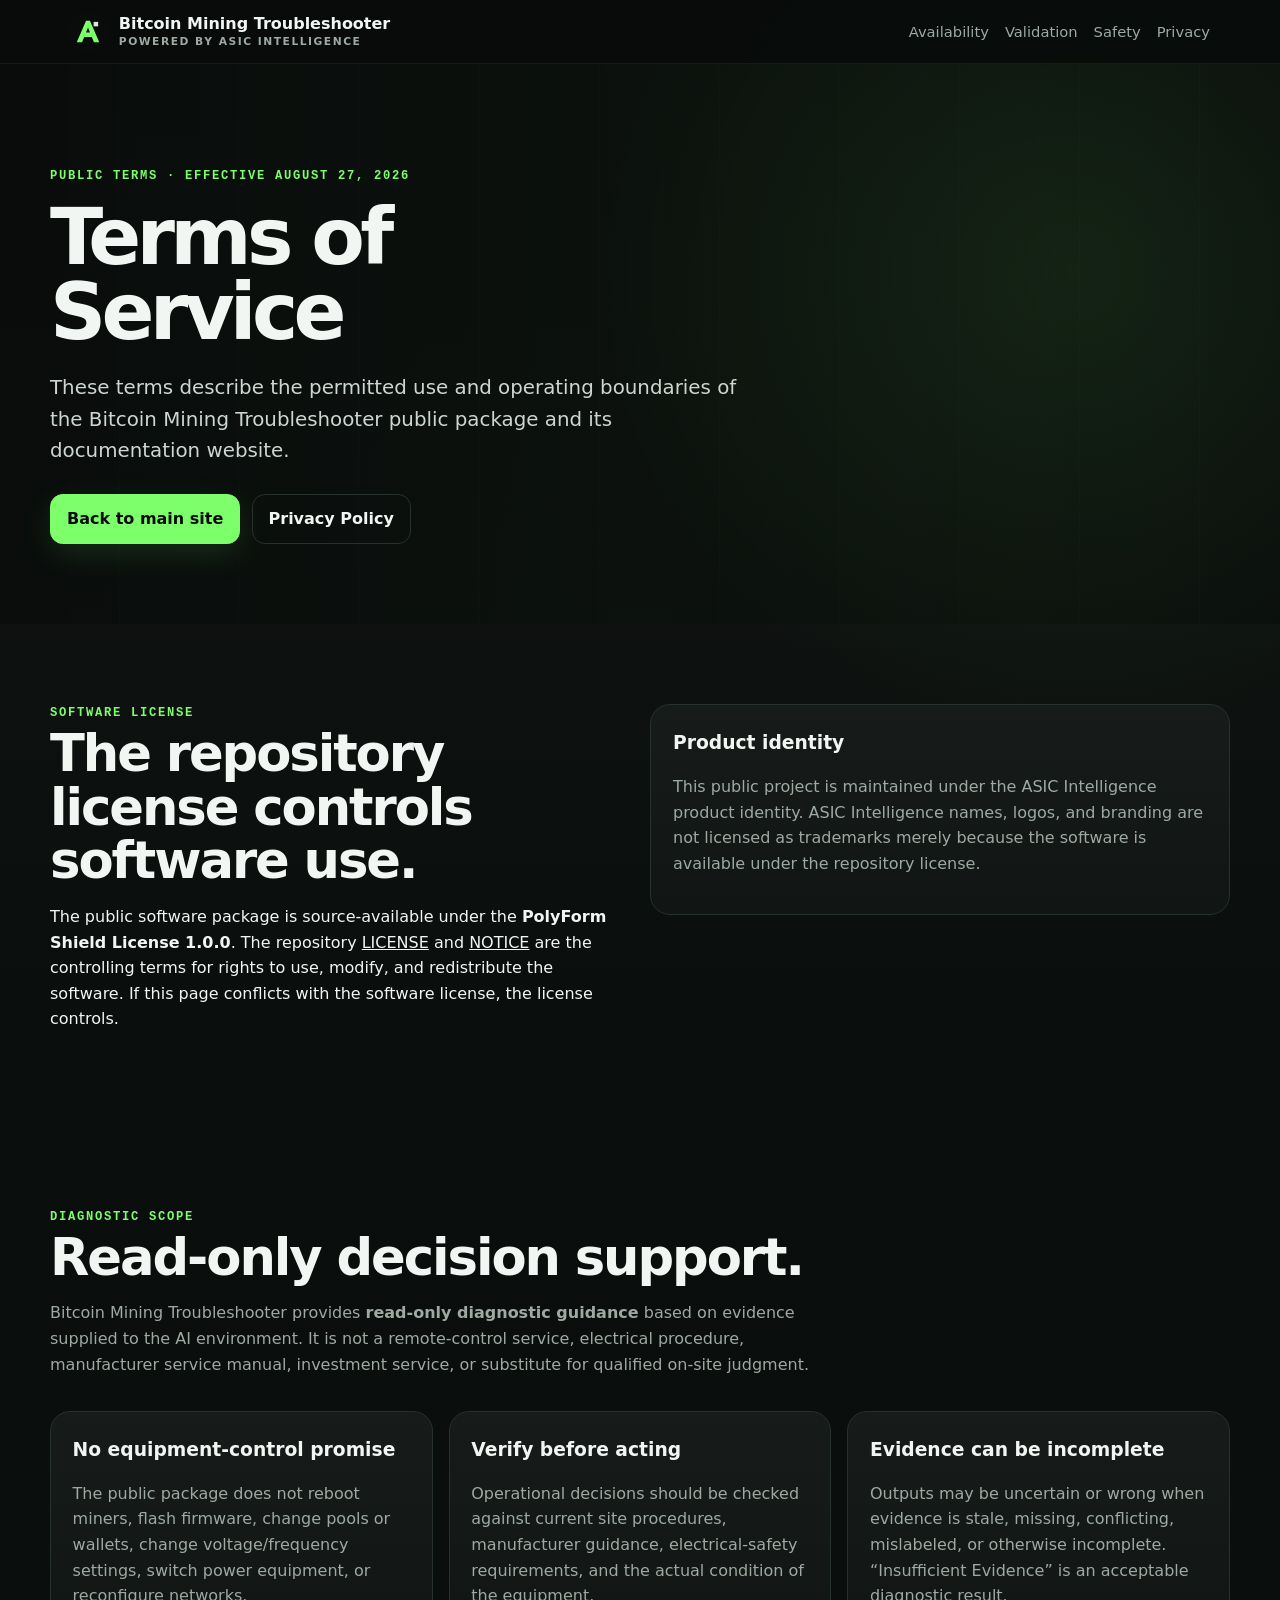
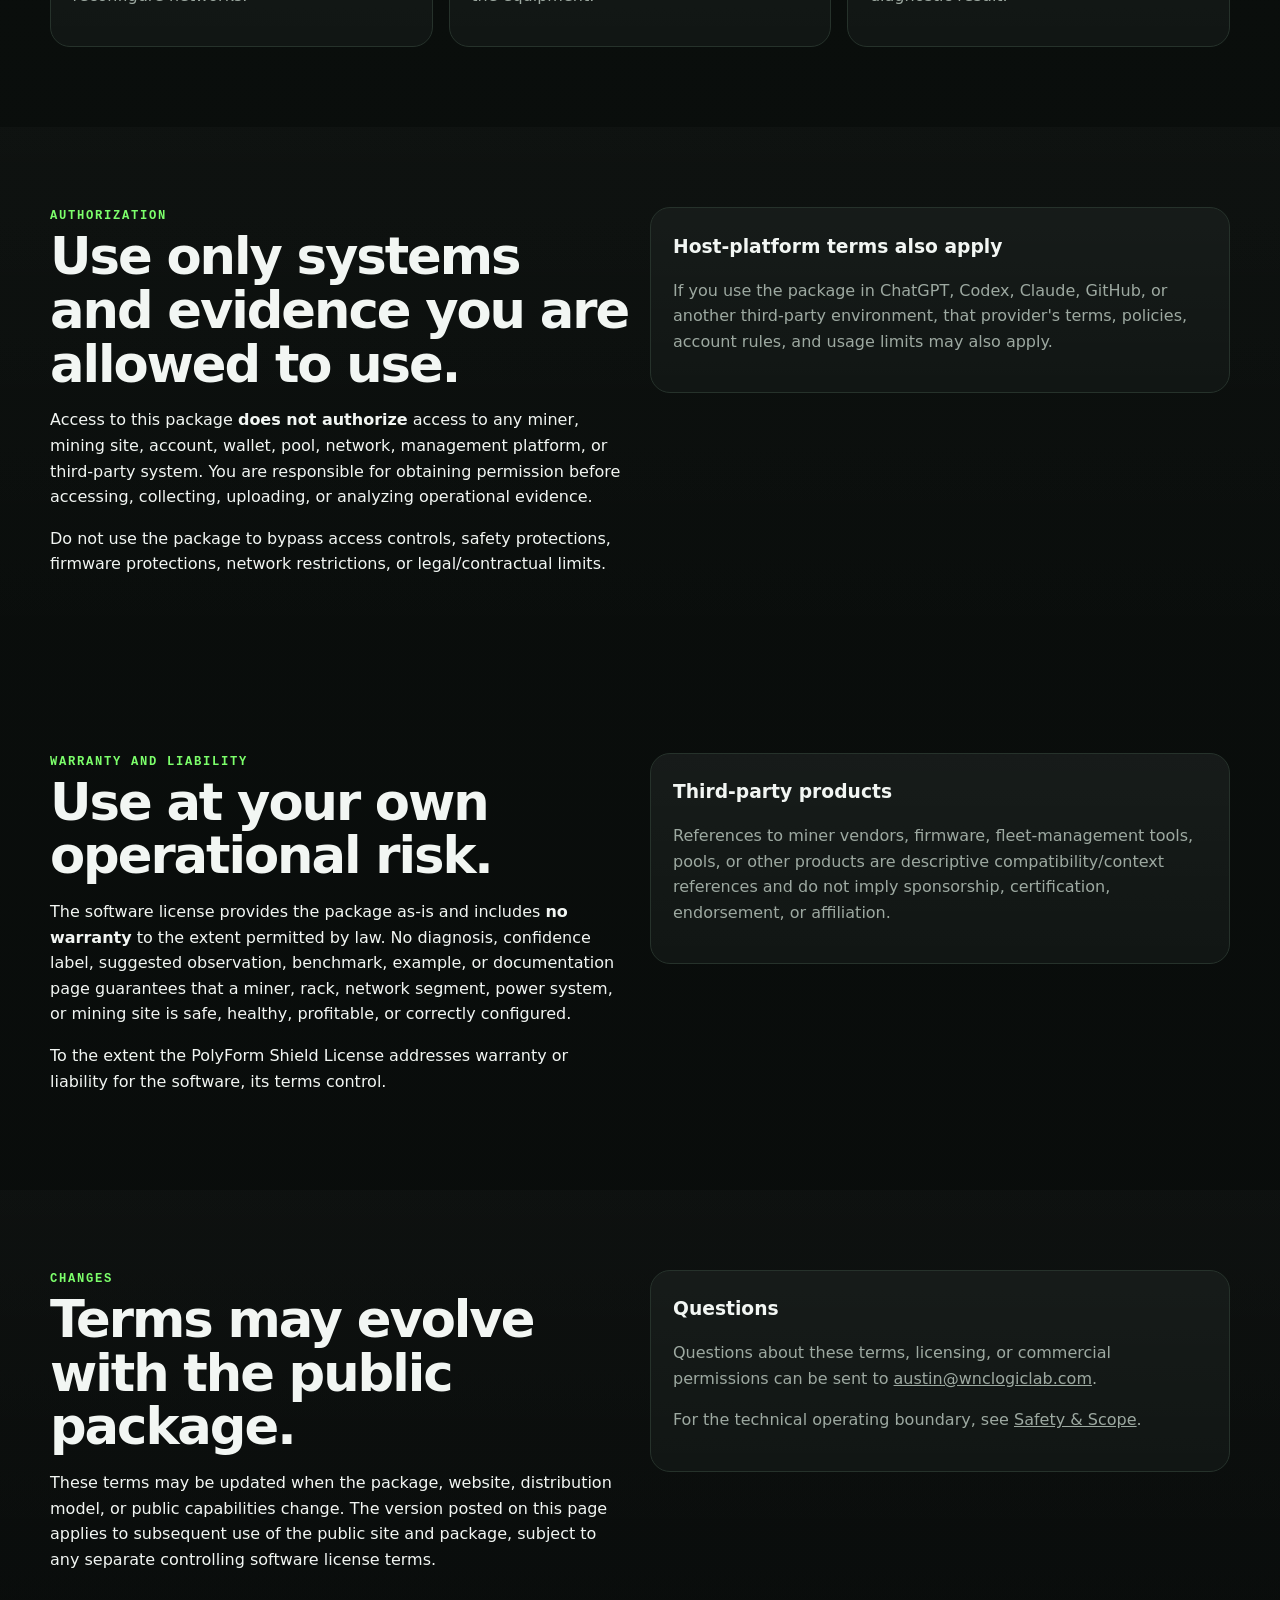
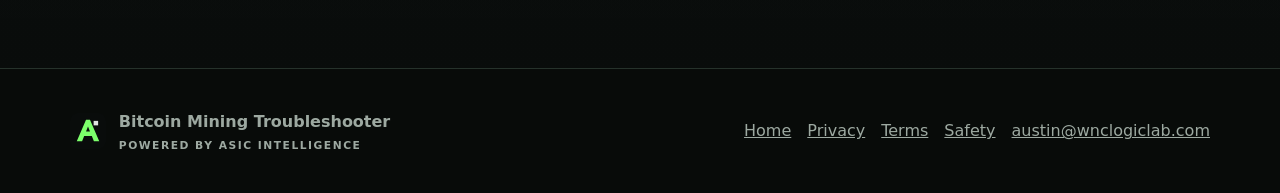
<file: docs/terms.html>
<!doctype html><html lang="en"><head><meta charset="utf-8"><meta name="viewport" content="width=device-width,initial-scale=1"><meta name="description" content="Terms of Service for the Bitcoin Mining Troubleshooter plugin and public website."><meta name="theme-color" content="#090C0B"><link rel="canonical" href="https://kurtuscobain.github.io/ASIC-Intelligence-Plugin-Skill-Package/terms.html"><title>Terms of Service — Bitcoin Mining Troubleshooter</title><link rel="icon" href="assets/icon.svg" type="image/svg+xml"><link rel="alternate icon" href="favicon.ico"><link rel="stylesheet" href="styles.css"><script defer src="app.js"></script></head><body><header class="site-header"><div class="header-inner"><a class="brand" href="index.html"><img src="assets/icon.svg" alt=""><span>Bitcoin Mining Troubleshooter<small>Powered by ASIC Intelligence</small></span></a><button class="menu-button" aria-expanded="false" aria-controls="site-nav">Menu</button><nav class="nav" id="site-nav"><a href="index.html#availability">Availability</a><a href="benchmarks.html">Validation</a><a href="safety.html">Safety</a><a href="privacy.html">Privacy</a></nav></div></header><main id="main"><section class="hero"><div class="container"><div class="eyebrow">Public terms · Effective August 27, 2026</div><h1>Terms of Service</h1><p class="lead">These terms describe the permitted use and operating boundaries of the Bitcoin Mining Troubleshooter public package and its documentation website.</p><div class="hero-actions"><a class="button primary" href="index.html">Back to main site</a><a class="button ghost" href="privacy.html">Privacy Policy</a></div></div></section><section class="section alt"><div class="container split"><div><div class="eyebrow">Software license</div><h2>The repository license controls software use.</h2><p>The public software package is source-available under the <strong>PolyForm Shield License 1.0.0</strong>. The repository <a href="https://github.com/KurtusCobain/ASIC-Intelligence-Plugin-Skill-Package/blob/main/LICENSE">LICENSE</a> and <a href="https://github.com/KurtusCobain/ASIC-Intelligence-Plugin-Skill-Package/blob/main/NOTICE">NOTICE</a> are the controlling terms for rights to use, modify, and redistribute the software. If this page conflicts with the software license, the license controls.</p></div><div class="card"><h3>Product identity</h3><p>This public project is maintained under the ASIC Intelligence product identity. ASIC Intelligence names, logos, and branding are not licensed as trademarks merely because the software is available under the repository license.</p></div></div></section><section class="section"><div class="container"><div class="section-heading"><div class="eyebrow">Diagnostic scope</div><h2>Read-only decision support.</h2><p>Bitcoin Mining Troubleshooter provides <strong>read-only diagnostic guidance</strong> based on evidence supplied to the AI environment. It is not a remote-control service, electrical procedure, manufacturer service manual, investment service, or substitute for qualified on-site judgment.</p></div><div class="grid-3"><article class="card"><h3>No equipment-control promise</h3><p>The public package does not reboot miners, flash firmware, change pools or wallets, change voltage/frequency settings, switch power equipment, or reconfigure networks.</p></article><article class="card"><h3>Verify before acting</h3><p>Operational decisions should be checked against current site procedures, manufacturer guidance, electrical-safety requirements, and the actual condition of the equipment.</p></article><article class="card"><h3>Evidence can be incomplete</h3><p>Outputs may be uncertain or wrong when evidence is stale, missing, conflicting, mislabeled, or otherwise incomplete. “Insufficient Evidence” is an acceptable diagnostic result.</p></article></div></div></section><section class="section alt"><div class="container split"><div><div class="eyebrow">Authorization</div><h2>Use only systems and evidence you are allowed to use.</h2><p>Access to this package <strong>does not authorize</strong> access to any miner, mining site, account, wallet, pool, network, management platform, or third-party system. You are responsible for obtaining permission before accessing, collecting, uploading, or analyzing operational evidence.</p><p>Do not use the package to bypass access controls, safety protections, firmware protections, network restrictions, or legal/contractual limits.</p></div><div class="card"><h3>Host-platform terms also apply</h3><p>If you use the package in ChatGPT, Codex, Claude, GitHub, or another third-party environment, that provider's terms, policies, account rules, and usage limits may also apply.</p></div></div></section><section class="section"><div class="container split"><div><div class="eyebrow">Warranty and liability</div><h2>Use at your own operational risk.</h2><p>The software license provides the package as-is and includes <strong>no warranty</strong> to the extent permitted by law. No diagnosis, confidence label, suggested observation, benchmark, example, or documentation page guarantees that a miner, rack, network segment, power system, or mining site is safe, healthy, profitable, or correctly configured.</p><p>To the extent the PolyForm Shield License addresses warranty or liability for the software, its terms control.</p></div><div class="card"><h3>Third-party products</h3><p>References to miner vendors, firmware, fleet-management tools, pools, or other products are descriptive compatibility/context references and do not imply sponsorship, certification, endorsement, or affiliation.</p></div></div></section><section class="section alt"><div class="container split"><div><div class="eyebrow">Changes</div><h2>Terms may evolve with the public package.</h2><p>These terms may be updated when the package, website, distribution model, or public capabilities change. The version posted on this page applies to subsequent use of the public site and package, subject to any separate controlling software license terms.</p></div><div class="card"><h3>Questions</h3><p>Questions about these terms, licensing, or commercial permissions can be sent to <a href="mailto:austin@wnclogiclab.com">austin@wnclogiclab.com</a>.</p><p>For the technical operating boundary, see <a href="safety.html">Safety &amp; Scope</a>.</p></div></div></section></main><footer><div class="footer-inner"><div><img src="assets/icon.svg" alt=""><span><strong>Bitcoin Mining Troubleshooter</strong><small>Powered by ASIC Intelligence</small></span></div><nav><a href="index.html">Home</a><a href="privacy.html">Privacy</a><a href="terms.html">Terms</a><a href="safety.html">Safety</a><a href="mailto:austin@wnclogiclab.com">austin@wnclogiclab.com</a></nav></div></footer></body></html>
</file>
<file: docs/styles.css>
:root{--bg:#090C0B;--surface:#111614;--surface2:#151C18;--green:#7CFF6B;--text:#F2F6F3;--muted:#9DA9A1;--line:#26322B;--max:1180px;--radius:20px;--shadow:0 24px 80px rgba(0,0,0,.34);--glow:0 0 48px rgba(124,255,107,.08)}
*{box-sizing:border-box}
html{scroll-behavior:smooth}
body{margin:0;min-width:320px;background:radial-gradient(circle at 84% 8%,rgba(124,255,107,.09),transparent 30rem),linear-gradient(180deg,#090C0B 0%,#0A0E0C 45%,#090C0B 100%);color:var(--text);font-family:Inter,ui-sans-serif,system-ui,-apple-system,"Segoe UI",sans-serif;line-height:1.6}
a{color:inherit}
a,button{transition:border-color .18s ease,background .18s ease,color .18s ease,transform .18s ease,box-shadow .18s ease,opacity .18s ease}
a:focus-visible,button:focus-visible,summary:focus-visible{outline:3px solid var(--green);outline-offset:3px;border-radius:.4rem}
code,.eyebrow,.label,.tag,.stats strong,.badge-row span,.stage-kicker,.principle-index,.status-board,.safety-beacon,.evidence-glyph{font-family:"IBM Plex Mono","SFMono-Regular",Consolas,monospace}
.skip-link{position:fixed;left:1rem;top:-5rem;background:var(--text);color:var(--bg);padding:.7rem 1rem;border-radius:.6rem;z-index:200}
.skip-link:focus{top:1rem}
.site-header{position:sticky;top:0;z-index:100;background:rgba(9,12,11,.88);backdrop-filter:blur(18px);border-bottom:1px solid rgba(255,255,255,.06)}
.header-inner,.footer-inner{max-width:var(--max);margin:auto;padding:.85rem 1.25rem;display:flex;align-items:center;justify-content:space-between;gap:1rem}
.brand,.footer-inner>div{display:flex;align-items:center;gap:.8rem;text-decoration:none;font-weight:800}
.brand img,.footer-inner img{width:36px;height:36px}
.brand span{line-height:1.15}
.brand small,.footer-inner small{display:block;color:var(--muted);font-size:.67rem;letter-spacing:.14em;text-transform:uppercase;margin-top:.16rem}
.nav{display:flex;align-items:center;gap:1rem}
.nav a{text-decoration:none;color:var(--muted);font-size:.92rem}
.nav a:hover{color:var(--text)}
.nav-cta{background:var(--green)!important;color:var(--bg)!important;padding:.55rem .85rem;border-radius:999px;font-weight:800}
.menu-button{display:none;background:none;color:var(--text);border:1px solid var(--line);border-radius:.7rem;padding:.55rem .8rem;font:inherit;font-weight:700}
.hero,.section{padding:5rem 1.25rem}
.compact-section{padding-top:3.5rem;padding-bottom:3.5rem}
.hero{padding-top:6.4rem;position:relative;overflow:hidden;isolation:isolate}
.hero:before{content:"";position:absolute;inset:0;background:linear-gradient(90deg,transparent 0%,rgba(124,255,107,.018) 50%,transparent 100%),repeating-linear-gradient(90deg,transparent 0 119px,rgba(124,255,107,.018) 120px);pointer-events:none;z-index:-2}
.hero-grid,.container{max-width:var(--max);margin:auto}
.hero-grid{display:grid;grid-template-columns:1.04fr .96fr;gap:3.3rem;align-items:center;position:relative;z-index:2}
.hero-copy{position:relative}
.hero-atmosphere{position:absolute;inset:1rem max(1rem,calc((100vw - var(--max))/2));pointer-events:none;z-index:-1;opacity:.9}
.topology-line{position:absolute;height:1px;background:linear-gradient(90deg,transparent,rgba(124,255,107,.36),transparent);transform-origin:left center}
.topology-line:after{content:"";position:absolute;right:14%;top:-2px;width:5px;height:5px;border-radius:50%;background:var(--green);box-shadow:0 0 16px rgba(124,255,107,.45)}
.line-a{width:42%;right:2%;top:22%;transform:rotate(-12deg)}
.line-b{width:34%;right:15%;top:48%;transform:rotate(7deg);opacity:.55}
.line-c{width:52%;right:-4%;bottom:15%;transform:rotate(-5deg);opacity:.3}
.signal-node{position:absolute;width:8px;height:8px;border:1px solid rgba(124,255,107,.55);background:#0A0E0C;border-radius:50%;box-shadow:0 0 0 7px rgba(124,255,107,.035),0 0 24px rgba(124,255,107,.16);animation:signalPulse 3.8s ease-in-out infinite}
.node-a{right:34%;top:17%}.node-b{right:6%;top:38%;animation-delay:.7s}.node-c{right:42%;bottom:20%;animation-delay:1.2s}.node-d{right:13%;bottom:9%;animation-delay:1.9s}
@keyframes signalPulse{0%,100%{transform:scale(.88);opacity:.52}50%{transform:scale(1.18);opacity:1}}
.eyebrow{color:var(--green);font-size:.76rem;font-weight:800;letter-spacing:.14em;text-transform:uppercase}
h1{font-size:clamp(3rem,6.1vw,5.7rem);line-height:.96;letter-spacing:-.06em;margin:.9rem 0 1.35rem;max-width:11.5ch}
h2{font-size:clamp(2rem,4vw,3.35rem);line-height:1.05;letter-spacing:-.04em;margin:.2rem 0 1rem}
h3{margin:.1rem 0 .55rem;font-size:1.17rem}
.lead{font-size:clamp(1.06rem,1.7vw,1.24rem);color:#CDD6D0;max-width:690px}
.hero-actions,.button-row{display:flex;gap:.7rem;flex-wrap:wrap;margin-top:1.65rem}
.button{display:inline-flex;align-items:center;justify-content:center;min-height:46px;padding:.72rem 1rem;border-radius:.8rem;border:1px solid var(--line);text-decoration:none;font-weight:800;background:var(--surface);cursor:pointer}
.button:hover{border-color:#425249;transform:translateY(-1px)}
.button.primary{background:var(--green);border-color:var(--green);color:var(--bg);box-shadow:0 10px 32px rgba(124,255,107,.12)}
.button.primary:hover{box-shadow:0 13px 38px rgba(124,255,107,.18)}
.button.ghost{background:transparent}
.hero-note,.muted{color:var(--muted);font-size:.92rem}
.trust-line{display:flex;gap:.48rem;flex-wrap:wrap;align-items:center;margin-top:1rem}
.trust-line strong{color:var(--green)}
.terminal{background:linear-gradient(180deg,rgba(124,255,107,.018),transparent 24%),#070A09;border:1px solid var(--line);border-radius:var(--radius);overflow:hidden;box-shadow:var(--shadow)}
.hero-terminal{max-width:560px;position:relative;box-shadow:var(--shadow),0 0 0 1px rgba(124,255,107,.035),0 0 90px rgba(124,255,107,.08)}
.hero-terminal:after{content:"";position:absolute;inset:0;background:linear-gradient(110deg,transparent 0 48%,rgba(124,255,107,.028) 50%,transparent 52%);pointer-events:none}
.terminal-bar{padding:.85rem 1rem;background:var(--surface);border-bottom:1px solid var(--line);display:flex;gap:.4rem;align-items:center;color:var(--muted);font:700 .72rem monospace}
.terminal-bar span{width:9px;height:9px;border-radius:99px;background:#425249}
.terminal-bar span:nth-child(3){background:var(--green)}
.terminal-bar b{margin-left:.5rem}.terminal-bar em{margin-left:auto;color:var(--green);font-style:normal;font-size:.62rem;letter-spacing:.08em}
.terminal-body{padding:1.25rem;font:500 .83rem/1.55 "IBM Plex Mono",Consolas,monospace}
.terminal-caption{color:var(--green);font:800 .68rem "IBM Plex Mono",Consolas,monospace;letter-spacing:.1em;text-transform:uppercase;margin-bottom:.65rem}
.line{display:grid;grid-template-columns:120px 1fr;gap:1rem;padding:.48rem 0;border-bottom:1px dashed rgba(255,255,255,.05)}
.label{color:#77847C;font-size:.72rem;letter-spacing:.07em}.green{color:var(--green)}
.result-key{background:linear-gradient(90deg,rgba(124,255,107,.06),rgba(124,255,107,.02));margin-inline:-.45rem;padding-inline:.45rem;border-radius:.35rem;box-shadow:inset 2px 0 rgba(124,255,107,.3)}
.result-key .label{color:var(--green)}
.callout{margin-top:1rem;padding:1rem;border-left:2px solid var(--green);background:rgba(124,255,107,.055);color:#D8E0DB}
.result-terminal{max-width:900px}
.stats{max-width:var(--max);margin:0 auto 1rem;display:grid;grid-template-columns:repeat(4,1fr);background:rgba(17,22,20,.88);border:1px solid var(--line);border-radius:var(--radius);overflow:hidden;box-shadow:0 16px 48px rgba(0,0,0,.18)}
.stats div{padding:1.25rem 1.35rem;border-right:1px solid var(--line)}.stats div:last-child{border:0}.stats strong{display:block;color:var(--green);font-size:1.45rem}.stats span{color:var(--muted);font-size:.88rem}
.section-heading{max-width:780px;margin-bottom:2.1rem}.section-heading p,.card p,.privacy-note{color:var(--muted)}
.alt{background:linear-gradient(180deg,rgba(255,255,255,.018),transparent)}
.grid-3{display:grid;grid-template-columns:repeat(3,1fr);gap:1rem}.grid-4{display:grid;grid-template-columns:repeat(4,1fr);gap:1rem}
.card{background:linear-gradient(180deg,rgba(255,255,255,.025),transparent),var(--surface);border:1px solid var(--line);border-radius:var(--radius);padding:1.35rem}
.card:hover{border-color:#34453B}
.tag{display:inline-block;color:var(--green);font-size:.7rem;letter-spacing:.075em;border:1px solid rgba(124,255,107,.18);background:rgba(124,255,107,.055);padding:.28rem .48rem;border-radius:.45rem;margin-bottom:.8rem}
.demo-section{position:relative;overflow:hidden}
.demo-section:before{content:"";position:absolute;inset:0;background:radial-gradient(circle at 74% 46%,rgba(124,255,107,.08),transparent 23rem);pointer-events:none}
.demo-stage{position:relative;display:grid;grid-template-columns:1fr .62fr;gap:3.5rem;align-items:center;padding:2.4rem;border:1px solid rgba(124,255,107,.15);border-radius:calc(var(--radius) + 8px);background:linear-gradient(135deg,rgba(124,255,107,.035),transparent 42%),rgba(12,17,14,.68);box-shadow:var(--shadow)}
.demo-stage:before{content:"";position:absolute;inset:14px;border:1px solid rgba(255,255,255,.025);border-radius:calc(var(--radius) - 2px);pointer-events:none}
.demo-stage-copy{position:relative;z-index:2}
.stage-kicker{display:inline-flex;align-items:center;gap:.45rem;color:var(--green);font-size:.67rem;font-weight:800;letter-spacing:.14em;border:1px solid rgba(124,255,107,.2);padding:.32rem .55rem;border-radius:999px;margin-bottom:1rem;background:rgba(124,255,107,.045)}
.stage-kicker:before{content:"";width:6px;height:6px;border-radius:50%;background:var(--green);box-shadow:0 0 12px rgba(124,255,107,.4)}
.workflow-trace{display:grid;gap:.65rem;margin:1.4rem 0 0;max-width:520px}
.workflow-trace span{display:flex;align-items:center;gap:.8rem;color:#CBD4CE;font-size:.9rem}.workflow-trace b{display:inline-grid;place-items:center;width:28px;height:28px;border-radius:50%;border:1px solid rgba(124,255,107,.2);color:var(--green);font:800 .66rem monospace;background:#0E1511}
.video-frame{justify-self:center;position:relative;padding:1.8rem 1.3rem 1.3rem;border:1px solid var(--line);border-radius:24px;background:linear-gradient(180deg,#101713,#0B0F0D);box-shadow:0 30px 90px rgba(0,0,0,.38)}
.video-status{position:absolute;left:1rem;right:1rem;top:.55rem;color:#849188;font:700 .6rem monospace;letter-spacing:.08em;white-space:nowrap;overflow:hidden;text-overflow:ellipsis}.video-status span{display:inline-block;width:6px;height:6px;border-radius:50%;background:var(--green);margin-right:.35rem;box-shadow:0 0 10px rgba(124,255,107,.45)}
.video-shell{max-width:290px;margin-inline:auto;width:100%;aspect-ratio:9/16;border:1px solid #303C35;border-radius:15px;overflow:hidden;background:#000;box-shadow:0 18px 60px rgba(0,0,0,.4)}
.video-shell iframe{width:100%;height:100%;border:0;display:block}
.flow{display:grid;grid-template-columns:repeat(4,1fr);gap:.75rem}.flow>div{border:1px solid var(--line);background:linear-gradient(180deg,rgba(124,255,107,.018),transparent),var(--surface);border-radius:1rem;padding:1.1rem;min-height:165px}.flow b{display:block;color:var(--green);font:800 .8rem monospace;margin-bottom:.65rem}.flow h3{font-size:1rem}.flow span{color:var(--muted);font-size:.9rem}.diagnostic-flow>div{position:relative}.diagnostic-flow>div:not(:last-child):after{content:"→";position:absolute;right:-.58rem;top:50%;color:var(--green);font-weight:900;z-index:2}
.evidence-grid .card{min-height:215px}.evidence-card{position:relative;overflow:hidden;padding-top:3.2rem}.evidence-card:after{content:"";position:absolute;right:-35px;top:-35px;width:120px;height:120px;border:1px solid rgba(124,255,107,.08);border-radius:50%}.evidence-glyph{position:absolute;top:1rem;right:1rem;color:rgba(124,255,107,.42);font-size:.68rem;font-weight:800;letter-spacing:.1em}.evidence-glyph:before{content:"[";color:#425249}.evidence-glyph:after{content:"]";color:#425249}
.signature-section{position:relative;background:radial-gradient(circle at 70% 50%,rgba(124,255,107,.07),transparent 30rem),linear-gradient(180deg,rgba(124,255,107,.012),transparent);overflow:hidden}
.signature-section:before{content:"";position:absolute;left:0;right:0;top:0;height:1px;background:linear-gradient(90deg,transparent,rgba(124,255,107,.18),transparent)}
.signature-diagnostic{display:grid;grid-template-columns:.58fr 1fr;gap:3rem;align-items:center}
.signature-copy p{color:var(--muted);max-width:460px}.diagnostic-cues{display:grid;gap:.55rem;margin-top:1.6rem}.diagnostic-cues span{display:flex;align-items:center;gap:.75rem;color:#CCD5CF;font-size:.88rem}.diagnostic-cues i{display:inline-grid;place-items:center;width:30px;height:30px;border-radius:8px;border:1px solid rgba(124,255,107,.18);color:var(--green);font:800 .66rem monospace;font-style:normal;background:rgba(124,255,107,.035)}
.signature-diagnostic .result-terminal{max-width:none;box-shadow:0 36px 100px rgba(0,0,0,.38),0 0 90px rgba(124,255,107,.05)}
.trust-section{background:linear-gradient(180deg,rgba(255,255,255,.016),rgba(124,255,107,.01))}
.trust-principles{border-top:1px solid var(--line);border-bottom:1px solid var(--line)}
.trust-principle{display:grid;grid-template-columns:70px 1fr;gap:1.2rem;padding:1.45rem 0;border-bottom:1px solid rgba(38,50,43,.72)}.trust-principle:last-child{border-bottom:0}.principle-index{color:rgba(124,255,107,.5);font-size:.75rem;letter-spacing:.08em;padding-top:.15rem}.trust-principle h3{font-size:1.3rem}.trust-principle p{color:var(--muted);max-width:780px;margin:.2rem 0}.trust-principle .tag{margin-bottom:.5rem}
.safety-panel{position:relative}.safety-beacon{display:inline-flex;align-items:center;gap:.45rem;margin-bottom:1rem;color:var(--green);font-size:.64rem;font-weight:800;letter-spacing:.08em}.safety-beacon span{width:7px;height:7px;border-radius:50%;background:var(--green);box-shadow:0 0 12px rgba(124,255,107,.45)}
.demo-grid{display:grid;grid-template-columns:repeat(auto-fit,minmax(205px,1fr));gap:.85rem}.demo{display:flex;flex-direction:column;min-height:230px}.demo>b{color:var(--green);font:800 .8rem monospace}.demo a,.install>a:not(.button),.card>a{margin-top:auto;color:var(--green)}
.guided-trial{display:flex;align-items:center;justify-content:space-between;gap:1.5rem;margin-top:1.25rem;padding:1.15rem 1.25rem;border:1px solid rgba(124,255,107,.22);border-radius:var(--radius);background:rgba(124,255,107,.035)}.guided-trial p{margin:.15rem 0 .35rem;color:var(--muted)}.guided-trial blockquote{margin:.25rem 0;font-weight:700}.copy-prompt.copied{background:var(--green);color:var(--bg);border-color:var(--green)}
.availability-primary{display:grid;grid-template-columns:1fr auto;align-items:center;gap:2rem;padding:1.5rem;border:1px solid rgba(124,255,107,.45);border-radius:var(--radius);background:radial-gradient(circle at 90% 10%,rgba(124,255,107,.08),transparent 18rem),var(--surface);margin-bottom:1.5rem}.availability-primary h3{font-size:1.55rem;margin:.25rem 0}.availability-primary p{color:var(--muted);margin:.2rem 0}.developer-options-heading{display:flex;justify-content:space-between;align-items:end;gap:1rem;margin-bottom:.85rem}.install{display:flex;flex-direction:column;gap:.7rem}.install .button{margin-top:auto}
.split{display:grid;grid-template-columns:1fr 1fr;gap:1.3rem;align-items:start}
.checks{list-style:none;padding:0;margin:0 0 1rem;display:grid;gap:.6rem}.checks li{padding-left:1.5rem;position:relative}.checks li:before{content:"✓";position:absolute;left:0;color:var(--green);font-weight:900}
.operator-story{display:grid;grid-template-columns:1.1fr .75fr;gap:3rem;align-items:center}.operator-quote{position:relative;padding-left:2rem}.operator-quote:before{content:"";position:absolute;left:0;top:.2rem;bottom:.2rem;width:2px;background:linear-gradient(var(--green),rgba(124,255,107,.06))}.operator-quote blockquote{font-size:clamp(1.8rem,3vw,2.7rem);line-height:1.12;letter-spacing:-.035em;margin:.7rem 0 1rem;font-weight:800;max-width:20ch}.operator-quote p{color:var(--muted);max-width:680px}.operator-profile{display:flex;flex-direction:column;gap:.5rem;border-top:1px solid rgba(124,255,107,.4);border-bottom:1px solid var(--line);padding:1.4rem 0}.operator-profile p{color:var(--muted);margin:.1rem 0 .4rem}.operator-profile a{color:var(--green);width:max-content}
.status-board{border:1px solid var(--line);border-radius:var(--radius);overflow:hidden;background:linear-gradient(180deg,rgba(124,255,107,.02),transparent),#0D120F;box-shadow:0 16px 50px rgba(0,0,0,.2)}.status-board-header,.status-row{display:grid;grid-template-columns:minmax(220px,1fr) 1.2fr;gap:1rem;align-items:center}.status-board-header{padding:.7rem 1rem;background:#111713;color:#647269;font-size:.62rem;font-weight:800;letter-spacing:.1em;border-bottom:1px solid var(--line)}.status-row{padding:.9rem 1rem;border-bottom:1px solid rgba(38,50,43,.72)}.status-row:last-child{border-bottom:0}.status-row>span{color:var(--muted);display:flex;align-items:center;gap:.65rem}.status-row i{width:7px;height:7px;border-radius:50%;background:#546159;box-shadow:0 0 0 4px rgba(84,97,89,.08)}.status-row b{color:var(--green);font-size:.72rem;letter-spacing:.04em}
.desktop-note{display:grid;grid-template-columns:1fr auto;gap:1.5rem;align-items:center;border:1px solid var(--line);border-radius:var(--radius);padding:1.3rem 1.4rem;background:linear-gradient(180deg,rgba(124,255,107,.035),transparent),var(--surface)}.desktop-note h2{font-size:clamp(1.6rem,2.6vw,2.25rem);margin-bottom:.55rem}.desktop-note p{color:var(--muted);max-width:780px;margin-bottom:0}
.support-zone{position:relative;background:linear-gradient(180deg,rgba(124,255,107,.018),rgba(255,255,255,.012));border-top:1px solid rgba(124,255,107,.08)}.support-zone:before{content:"SUPPORT / ECOSYSTEM";position:absolute;right:2rem;top:1rem;color:rgba(124,255,107,.18);font:800 .62rem monospace;letter-spacing:.14em}.support-zone .section{padding-top:2.9rem;padding-bottom:2.9rem}.support-zone .funding{padding-top:1.4rem}.funding{background:radial-gradient(circle at 15% 15%,rgba(124,255,107,.045),transparent 28rem)}
.badge-row{display:flex;gap:.6rem;flex-wrap:wrap}.badge-row span{border:1px solid var(--line);background:var(--surface);padding:.45rem .6rem;border-radius:.55rem;color:#CCD7CF;font-size:.74rem}
.faq{display:grid;gap:.7rem}.faq details{background:var(--surface);border:1px solid var(--line);border-radius:1rem;padding:1rem}.faq summary{cursor:pointer;font-weight:800}.faq p{color:var(--muted)}
.privacy-note{border-left:2px solid var(--green);padding:1rem;margin-top:1rem;background:rgba(124,255,107,.04)}
.content-page{max-width:900px;margin:auto}.content-page h1{max-width:14ch}.content-page .lead{max-width:760px}.content-stack{display:grid;gap:1rem}.content-stack section{background:var(--surface);border:1px solid var(--line);border-radius:var(--radius);padding:1.35rem}.content-stack ul{color:var(--muted)}.cta-panel{margin-top:2rem;padding:1.5rem;border:1px solid rgba(124,255,107,.25);border-radius:var(--radius);background:rgba(124,255,107,.045)}.cta-panel p{color:var(--muted)}
footer{border-top:1px solid var(--line);padding:1.6rem 0;color:var(--muted);background:#080B09}footer nav{display:flex;gap:1rem;flex-wrap:wrap}footer nav a{color:var(--muted)}
@media(max-width:980px){.menu-button{display:block}.nav{display:none;position:absolute;top:64px;left:.75rem;right:.75rem;flex-direction:column;align-items:stretch;background:var(--surface);border:1px solid var(--line);border-radius:1rem;padding:.8rem;box-shadow:var(--shadow)}.nav.open{display:flex}.nav a{padding:.55rem .65rem}.nav-cta{text-align:center}.hero-grid,.split,.signature-diagnostic,.operator-story{grid-template-columns:1fr}.hero-terminal{max-width:none}.hero-atmosphere{opacity:.45}.flow{grid-template-columns:1fr 1fr}.diagnostic-flow>div:nth-child(2):after{display:none}.stats{grid-template-columns:1fr 1fr}.stats div:nth-child(2){border-right:0}.stats div:nth-child(-n+2){border-bottom:1px solid var(--line)}.grid-3{grid-template-columns:1fr 1fr}.grid-3>*:last-child{grid-column:1/-1}.demo-stage{grid-template-columns:1fr 1fr;gap:2rem;padding:1.8rem}.availability-primary{grid-template-columns:1fr auto}.operator-profile{max-width:600px}.signature-copy h2 br{display:none}}
@media(max-width:760px){.hero,.section{padding:4rem 1rem}.compact-section{padding-top:3rem;padding-bottom:3rem}.header-inner{padding:.7rem 1rem}.brand span{font-size:.9rem}.brand small{font-size:.58rem}.demo-stage,.desktop-note,.availability-primary{grid-template-columns:1fr}.demo-stage{padding:1.25rem}.video-frame{justify-self:start}.video-shell{max-width:270px}.desktop-note .button,.availability-primary .button{justify-self:start}.grid-3{grid-template-columns:1fr}.grid-3>*:last-child{grid-column:auto}.flow{grid-template-columns:1fr}.diagnostic-flow>div:after{display:none!important}.line{grid-template-columns:1fr;gap:.15rem}.guided-trial{align-items:stretch;flex-direction:column}.developer-options-heading{display:block}.status-board-header,.status-row{grid-template-columns:1fr;gap:.25rem}.status-board-header span:last-child{display:none}.trust-principle{grid-template-columns:45px 1fr}.operator-quote{padding-left:1.3rem}.footer-inner{align-items:flex-start;flex-direction:column}.support-zone:before{display:none}}
@media(max-width:680px){h1{font-size:clamp(2.65rem,13vw,4rem);max-width:12ch}.stats{grid-template-columns:1fr}.stats div{border-right:0;border-bottom:1px solid var(--line)}.hero-actions{display:grid;grid-template-columns:1fr}.hero-actions .button{width:100%}.button-row.mobile-stack{display:grid;grid-template-columns:1fr}.availability-primary .button{width:100%}.trust-line{gap:.35rem}.video-shell{max-width:250px}.workflow-trace{gap:.45rem}.workflow-trace span{font-size:.82rem}.signature-section{padding-top:4.4rem}.diagnostic-cues{grid-template-columns:1fr}.operator-quote blockquote{font-size:2rem}}
@media(prefers-reduced-motion:reduce){html{scroll-behavior:auto}*,*:before,*:after{transition:none!important;animation:none!important}}
</file>
